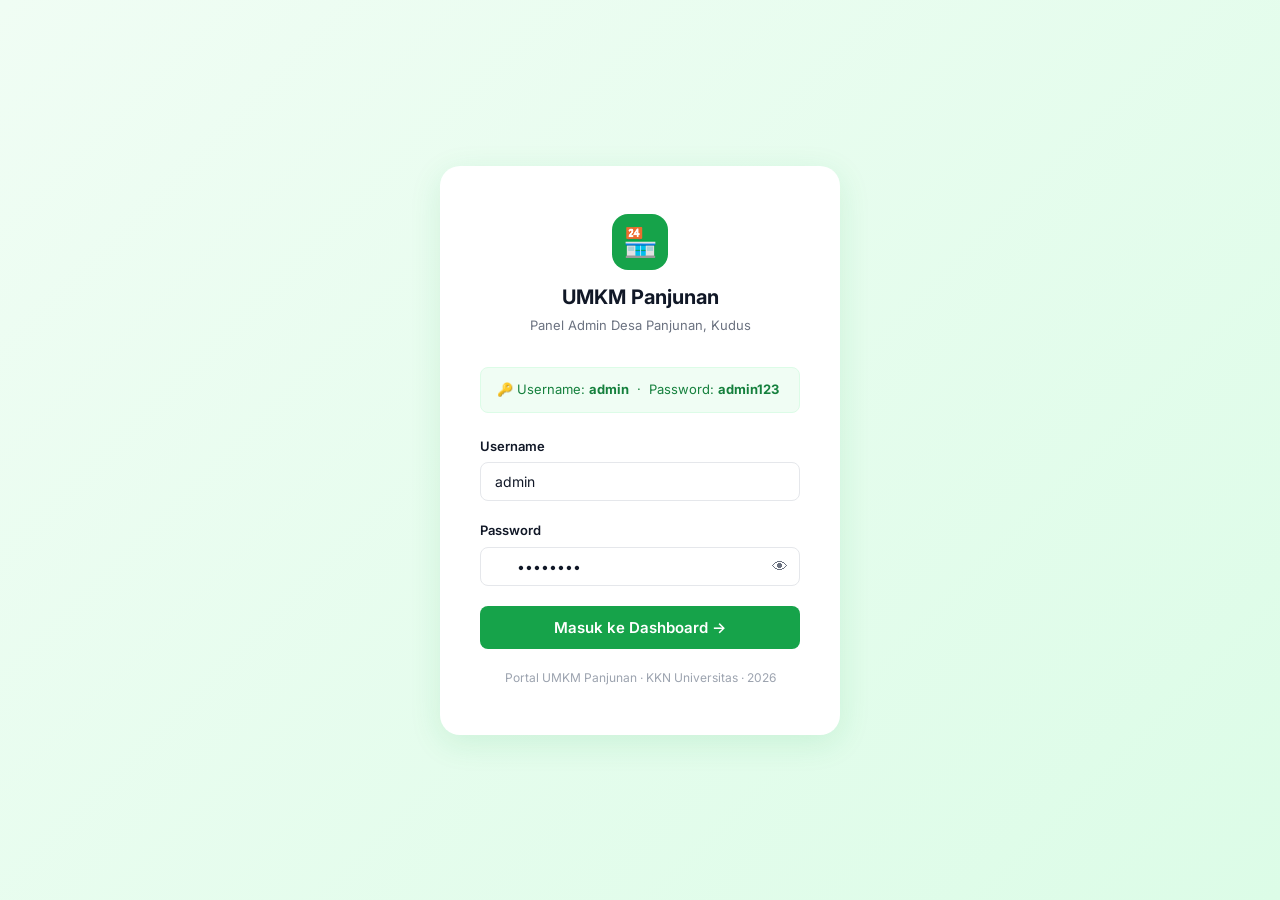
<file: admin/index.html>
<!DOCTYPE html>
<html lang="id">
<head>
<meta charset="UTF-8">
<meta name="viewport" content="width=device-width,initial-scale=1">
<title>Login Admin — UMKM Panjunan</title>
<link rel="stylesheet" href="../assets/css/admin.css">
</head>
<body class="login-page">

<div class="login-card">
  <div class="login-logo">
    <div class="logo-icon">🏪</div>
    <h1>UMKM Panjunan</h1>
    <p>Panel Admin Desa Panjunan, Kudus</p>
  </div>

  <div class="login-hint">
    🔑 Username: <strong>admin</strong> &nbsp;·&nbsp; Password: <strong>admin123</strong>
  </div>

  <form id="loginForm">
    <div class="form-group">
      <label class="form-label">Username</label>
      <input class="form-input" type="text" id="username" value="admin" autocomplete="username" required>
    </div>
    <div class="form-group">
      <label class="form-label">Password</label>
      <div class="input-group" style="position:relative">
        <input class="form-input" type="password" id="password" value="admin123" autocomplete="current-password" required>
        <button type="button" id="togglePwd" style="position:absolute;right:12px;top:50%;transform:translateY(-50%);background:none;border:none;cursor:pointer;color:var(--text-2);font-size:16px">👁</button>
      </div>
    </div>
    <div id="loginError" style="display:none;color:#ef4444;font-size:13px;margin-bottom:12px;background:#fee2e2;padding:10px 14px;border-radius:8px">
      Username atau password salah.
    </div>
    <button type="submit" class="btn btn-primary btn-lg" style="width:100%;justify-content:center">
      Masuk ke Dashboard →
    </button>
  </form>

  <p style="text-align:center;margin-top:20px;font-size:12px;color:var(--text-3)">
    Portal UMKM Panjunan · KKN Universitas · 2026
  </p>
</div>

<script src="../config.js"></script>
<script src="../assets/js/gas.js"></script>
<script src="../assets/js/storage.js"></script>
<script>
  if (Storage.isLoggedIn()) window.location.href = 'dashboard.html';

  document.getElementById('togglePwd').onclick = function() {
    const pwd = document.getElementById('password');
    pwd.type = pwd.type === 'password' ? 'text' : 'password';
  };

  document.getElementById('loginForm').onsubmit = function(e) {
    e.preventDefault();
    const u = document.getElementById('username').value.trim();
    const p = document.getElementById('password').value;
    if (Storage.login(u, p)) {
      window.location.href = 'dashboard.html';
    } else {
      document.getElementById('loginError').style.display = 'block';
    }
  };
</script>
</body>
</html>
</file>
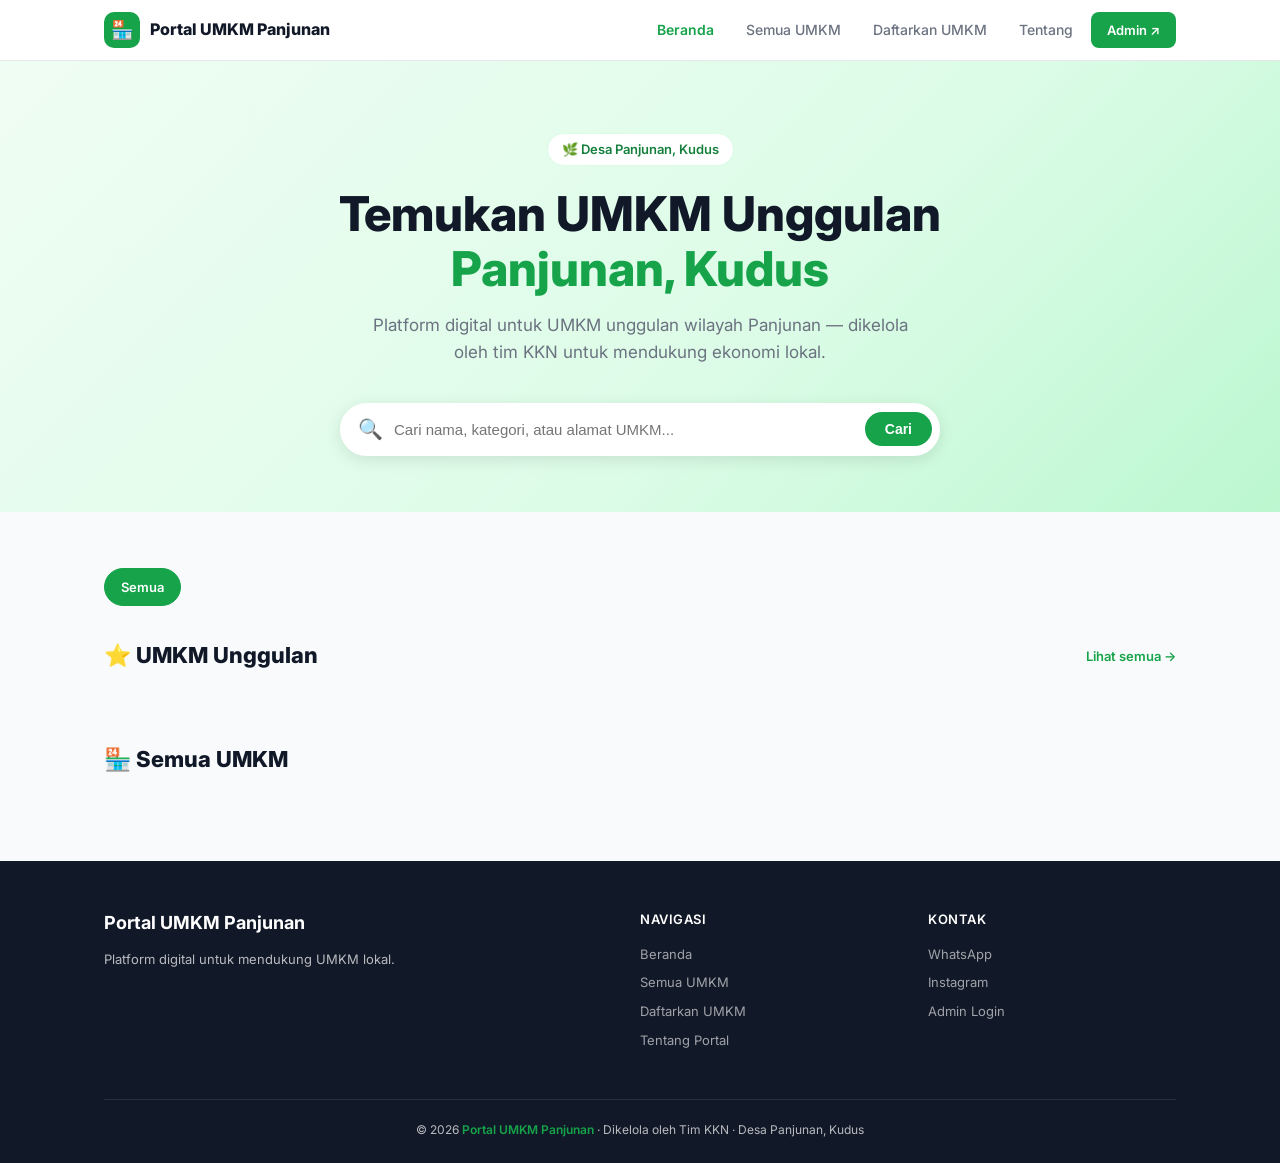
<file: public/index.html>
<!DOCTYPE html>
<html lang="id">
<head>
<meta charset="UTF-8">
<meta name="viewport" content="width=device-width,initial-scale=1">
<title>Portal UMKM Panjunan</title>
<link rel="stylesheet" href="../assets/css/public.css">
</head>
<body>

<!-- Nav -->
<nav class="nav">
  <div class="nav-inner">
    <a href="index.html" class="nav-logo">
      <div class="logo-box">🏪</div>
      <span id="namaPortalNav">Portal UMKM Panjunan</span>
    </a>
    <div class="nav-links">
      <a href="index.html" class="nav-link active">Beranda</a>
      <a href="umkm-list.html" class="nav-link">Semua UMKM</a>
      <a href="daftar-umkm.html" class="nav-link">Daftarkan UMKM</a>
      <a href="tentang.html" class="nav-link">Tentang</a>
      <a href="../admin/dashboard.html" class="nav-admin">Admin ↗</a>
    </div>
    <button class="nav-hamburger" id="hamburger">☰</button>
  </div>
  <div class="mobile-menu" id="mobileMenu">
    <a href="index.html">Beranda</a>
    <a href="umkm-list.html">Semua UMKM</a>
    <a href="daftar-umkm.html">Daftarkan UMKM</a>
    <a href="tentang.html">Tentang</a>
    <a href="../admin/dashboard.html">Admin Panel</a>
  </div>
</nav>

<!-- Hero -->
<section class="hero">
  <div class="container">
    <div class="hero-badge">🌿 Desa Panjunan, Kudus</div>
    <h1>Temukan UMKM Unggulan<br><span id="heroNama">Panjunan, Kudus</span></h1>
    <p id="heroDesc">Platform digital untuk UMKM unggulan wilayah Panjunan — dikelola oleh tim KKN untuk mendukung ekonomi lokal.</p>
    <div class="search-bar">
      <div class="search-wrap">
        <span class="search-icon">🔍</span>
        <input type="text" id="searchInput" placeholder="Cari nama, kategori, atau alamat UMKM...">
        <button class="search-btn" onclick="doSearch()">Cari</button>
      </div>
    </div>
  </div>
</section>

<!-- Main Content -->
<div class="container">

  <!-- Category Chips -->
  <section>
    <div class="cat-chips" id="catChips">
      <div class="cat-chip active" data-id="">Semua</div>
    </div>

    <!-- Featured -->
    <div id="featuredSection">
      <div class="section-header">
        <h2>⭐ UMKM Unggulan</h2>
        <a href="umkm-list.html" class="see-all">Lihat semua →</a>
      </div>
      <div class="umkm-grid" id="featuredGrid"></div>
    </div>

    <!-- All UMKM -->
    <div style="margin-top:40px">
      <div class="section-header">
        <h2 id="allTitle">🏪 Semua UMKM</h2>
        <span id="allCount" style="font-size:13px;color:var(--text-2)"></span>
      </div>
      <div class="umkm-grid" id="allGrid"></div>
      <div id="emptyState" class="empty" style="display:none">
        <div class="icon">🔍</div>
        <h3>UMKM tidak ditemukan</h3>
        <p>Coba kata kunci atau kategori lain.</p>
      </div>
    </div>
  </section>

</div>

<!-- Footer -->
<footer class="footer">
  <div class="footer-inner">
    <div class="footer-grid">
      <div class="footer-brand">
        <h3 id="footerNama">Portal UMKM Panjunan</h3>
        <p id="footerDesc">Platform digital untuk mendukung UMKM lokal.</p>
        <p style="margin-top:12px;font-size:12px" id="footerAlamat"></p>
      </div>
      <div class="footer-col">
        <h4>Navigasi</h4>
        <a href="index.html">Beranda</a>
        <a href="umkm-list.html">Semua UMKM</a>
        <a href="daftar-umkm.html">Daftarkan UMKM</a>
        <a href="tentang.html">Tentang Portal</a>
      </div>
      <div class="footer-col">
        <h4>Kontak</h4>
        <a id="footerWa" href="#">WhatsApp</a>
        <a id="footerIg" href="#">Instagram</a>
        <a href="../admin/index.html">Admin Login</a>
      </div>
    </div>
    <div class="footer-bottom">
      © 2026 <span id="footerNama2">Portal UMKM Panjunan</span> · Dikelola oleh Tim KKN · Desa Panjunan, Kudus
    </div>
  </div>
</footer>

<script src="../config.js"></script>
<script src="../assets/js/gas.js"></script>
<script src="../assets/js/storage.js"></script>
<script src="../assets/js/utils.js"></script>
<script>
  let selectedKat = '';
  let searchQ = '';

  // Load settings
  const settings = Storage.getSettings();
  document.title = settings.namaPortal || 'Portal UMKM Panjunan';
  document.getElementById('namaPortalNav').textContent = settings.namaPortal || 'Portal UMKM Panjunan';
  document.getElementById('heroNama').textContent = (settings.namaPortal || 'Portal UMKM Panjunan').replace('Portal ','');
  document.getElementById('heroDesc').textContent = settings.deskripsiPortal || '';
  document.getElementById('footerNama').textContent = settings.namaPortal || '';
  document.getElementById('footerNama2').textContent = settings.namaPortal || '';
  document.getElementById('footerDesc').textContent = settings.deskripsiPortal || '';
  document.getElementById('footerAlamat').textContent = settings.alamat || '';
  if (settings.whatsapp) document.getElementById('footerWa').href = Utils.waLink(settings.whatsapp);
  if (settings.instagram) document.getElementById('footerIg').href = Utils.igLink(settings.instagram);

  // Load categories
  const cats = Storage.getCategories();
  const chips = document.getElementById('catChips');
  cats.forEach(c => {
    const el = document.createElement('div');
    el.className = 'cat-chip'; el.dataset.id = c.id;
    el.textContent = `${c.ikon} ${c.nama}`;
    chips.appendChild(el);
  });
  chips.addEventListener('click', function(e) {
    const chip = e.target.closest('.cat-chip');
    if (!chip) return;
    document.querySelectorAll('.cat-chip').forEach(c => c.classList.remove('active'));
    chip.classList.add('active');
    selectedKat = chip.dataset.id;
    renderAll();
  });

  function umkmCard(u) {
    const cat = cats.find(c => c.id === u.kategori);
    return `<div class="umkm-card" onclick="window.location='detail.html?slug=${u.slug}'">
      <div class="card-banner">
        ${u.banner ? `<img src="${u.banner}" alt="${u.nama}" loading="lazy">` :
          `<div class="card-banner-placeholder" style="background:${u.warnaUtama}22;font-size:48px">🏪</div>`}
        ${u.featured ? '<span class="featured-badge">⭐ Unggulan</span>' : ''}
      </div>
      <div class="card-logo-wrap">
        <div class="card-logo" style="background:${u.warnaUtama}22;color:${u.warnaUtama}">
          ${u.logo ? `<img src="${u.logo}" alt="logo">` : u.nama.charAt(0)}
        </div>
      </div>
      <div class="card-body">
        <div class="card-kategori">${cat ? `${cat.ikon} ${cat.nama}` : u.kategori}</div>
        <div class="card-nama">${u.nama}</div>
        <div class="card-desc">${u.deskripsi || 'Tidak ada deskripsi.'}</div>
        <div class="card-footer">
          <div class="card-alamat">📍 ${u.alamat || 'Panjunan, Kudus'}</div>
          <span class="card-action" style="background:${u.warnaUtama}">Lihat →</span>
        </div>
      </div>
    </div>`;
  }

  function renderAll() {
    let data = Storage.getPublishedUmkm();
    if (selectedKat) data = data.filter(u => u.kategori === selectedKat);
    if (searchQ) data = data.filter(u =>
      u.nama.toLowerCase().includes(searchQ) ||
      (u.deskripsi||'').toLowerCase().includes(searchQ) ||
      (u.kategori||'').toLowerCase().includes(searchQ) ||
      (u.alamat||'').toLowerCase().includes(searchQ));

    const featured = data.filter(u => u.featured);
    const featSec = document.getElementById('featuredSection');
    const featGrid = document.getElementById('featuredGrid');
    featSec.style.display = featured.length && !searchQ && !selectedKat ? 'block' : 'none';
    featGrid.innerHTML = featured.slice(0,3).map(umkmCard).join('');

    const allGrid = document.getElementById('allGrid');
    const empty = document.getElementById('emptyState');
    document.getElementById('allCount').textContent = `${data.length} UMKM`;
    if (data.length === 0) { allGrid.innerHTML = ''; empty.style.display = 'block'; }
    else { empty.style.display = 'none'; allGrid.innerHTML = data.map(umkmCard).join(''); }
  }

  function doSearch() {
    searchQ = document.getElementById('searchInput').value.toLowerCase().trim();
    renderAll();
  }
  document.getElementById('searchInput').addEventListener('keyup', function(e) {
    if (e.key === 'Enter') doSearch();
    if (this.value === '') { searchQ = ''; renderAll(); }
  });

  document.getElementById('hamburger').onclick = () => document.getElementById('mobileMenu').classList.toggle('open');

  // Check query params
  const urlQ = Utils.getParam('q');
  if (urlQ) { document.getElementById('searchInput').value = urlQ; searchQ = urlQ.toLowerCase(); }
  const urlKat = Utils.getParam('kat');
  if (urlKat) {
    selectedKat = urlKat;
    document.querySelectorAll('.cat-chip').forEach(c => c.classList.toggle('active', c.dataset.id === urlKat));
  }

  renderAll();
</script>
</body>
</html>
</file>
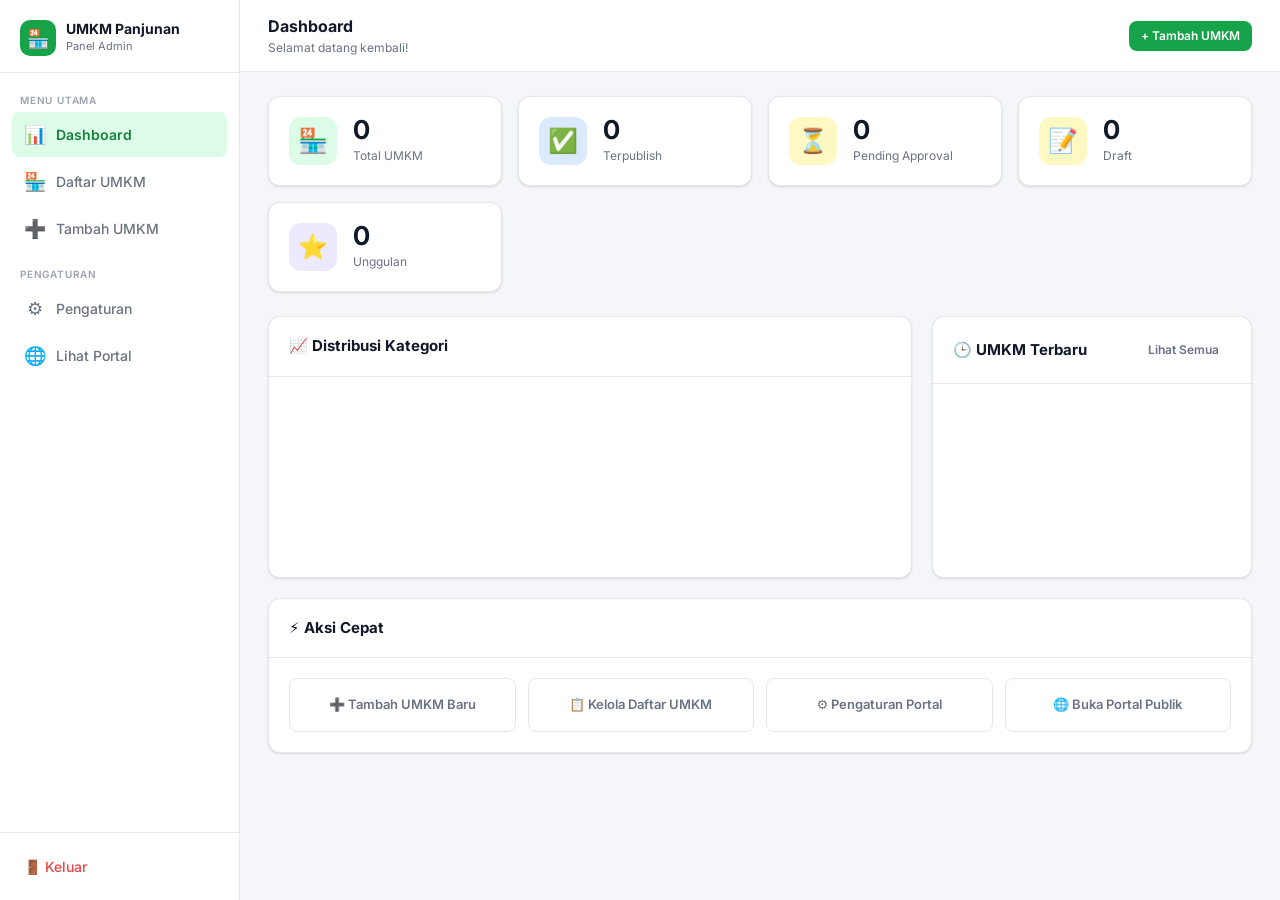
<file: admin/dashboard.html>
<!DOCTYPE html>
<html lang="id">
<head>
<meta charset="UTF-8">
<meta name="viewport" content="width=device-width,initial-scale=1">
<title>Dashboard — Admin UMKM Panjunan</title>
<link rel="stylesheet" href="../assets/css/admin.css">
</head>
<body>
<div class="layout">

<!-- Sidebar -->
<aside class="sidebar" id="sidebar">
  <div class="sidebar-logo">
    <div class="logo-row">
      <div class="logo-box">🏪</div>
      <div class="logo-text">
        <h2>UMKM Panjunan</h2>
        <p>Panel Admin</p>
      </div>
    </div>
  </div>
  <nav class="sidebar-nav">
    <div class="nav-section">
      <div class="nav-label">Menu Utama</div>
      <a href="dashboard.html" class="nav-item active"><span class="nav-icon">📊</span> Dashboard</a>
      <a href="umkm-list.html" class="nav-item"><span class="nav-icon">🏪</span> Daftar UMKM</a>
      <a href="umkm-form.html" class="nav-item"><span class="nav-icon">➕</span> Tambah UMKM</a>
    </div>
    <div class="nav-section">
      <div class="nav-label">Pengaturan</div>
      <a href="settings.html" class="nav-item"><span class="nav-icon">⚙️</span> Pengaturan</a>
      <a href="../public/index.html" target="_blank" class="nav-item"><span class="nav-icon">🌐</span> Lihat Portal</a>
    </div>
  </nav>
  <div class="sidebar-footer">
    <button class="logout-btn" id="logoutBtn">🚪 Keluar</button>
  </div>
</aside>

<!-- Main -->
<div class="main">
  <header class="topbar">
    <div style="display:flex;align-items:center;gap:12px">
      <button class="hamburger" id="hamburger">☰</button>
      <div class="topbar-left">
        <h2>Dashboard</h2>
        <p id="greetingText">Selamat datang kembali!</p>
      </div>
    </div>
    <div class="topbar-right">
      <a href="umkm-form.html" class="btn btn-primary btn-sm">+ Tambah UMKM</a>
    </div>
  </header>

  <div class="page-content">

    <!-- Stats -->
    <div class="stats-grid" id="statsGrid">
      <div class="stat-card"><div class="stat-icon green">🏪</div><div class="stat-info"><h3 id="statTotal">0</h3><p>Total UMKM</p></div></div>
      <div class="stat-card"><div class="stat-icon blue">✅</div><div class="stat-info"><h3 id="statPublished">0</h3><p>Terpublish</p></div></div>
      <div class="stat-card"><div class="stat-icon yellow">⏳</div><div class="stat-info"><h3 id="statPending">0</h3><p>Pending Approval</p></div></div>
      <div class="stat-card"><div class="stat-icon yellow">📝</div><div class="stat-info"><h3 id="statDraft">0</h3><p>Draft</p></div></div>
      <div class="stat-card"><div class="stat-icon purple">⭐</div><div class="stat-info"><h3 id="statFeatured">0</h3><p>Unggulan</p></div></div>
    </div>

    <!-- Charts + Recent -->
    <div class="dash-grid">
      <!-- Kategori Chart -->
      <div class="card">
        <div class="card-header">
          <h3>📈 Distribusi Kategori</h3>
        </div>
        <div class="card-body" id="categoryChart" style="min-height:200px"></div>
      </div>

      <!-- Recent -->
      <div class="card">
        <div class="card-header">
          <h3>🕒 UMKM Terbaru</h3>
          <a href="umkm-list.html" class="btn btn-ghost btn-sm">Lihat Semua</a>
        </div>
        <div class="card-body" id="recentList"></div>
      </div>
    </div>

    <!-- Quick Actions -->
    <div class="card" style="margin-top:20px">
      <div class="card-header"><h3>⚡ Aksi Cepat</h3></div>
      <div class="card-body" style="display:grid;grid-template-columns:repeat(auto-fill,minmax(200px,1fr));gap:12px">
        <a href="umkm-form.html" class="btn btn-outline" style="justify-content:center;padding:16px">➕ Tambah UMKM Baru</a>
        <a href="umkm-list.html" class="btn btn-outline" style="justify-content:center;padding:16px">📋 Kelola Daftar UMKM</a>
        <a href="settings.html" class="btn btn-outline" style="justify-content:center;padding:16px">⚙️ Pengaturan Portal</a>
        <a href="../public/index.html" target="_blank" class="btn btn-outline" style="justify-content:center;padding:16px">🌐 Buka Portal Publik</a>
      </div>
    </div>

  </div>
</div>
</div>

<script src="../config.js"></script>
<script src="../assets/js/gas.js"></script>
<script src="../assets/js/storage.js"></script>
<script src="../assets/js/utils.js"></script>
<script>
  if (!Storage.requireAuth()) {}

  // Greeting
  const hour = new Date().getHours();
  document.getElementById('greetingText').textContent =
    hour < 11 ? 'Selamat pagi! ☀️' : hour < 15 ? 'Selamat siang! 🌤' : hour < 18 ? 'Selamat sore! 🌅' : 'Selamat malam! 🌙';

  // Stats
  const all = Storage.getAllUmkm();
  document.getElementById('statTotal').textContent = all.length;
  document.getElementById('statPublished').textContent = all.filter(u => u.status === 'published').length;
  document.getElementById('statPending').textContent = all.filter(u => u.status === 'pending').length;
  document.getElementById('statDraft').textContent = all.filter(u => u.status === 'draft').length;
  document.getElementById('statFeatured').textContent = all.filter(u => u.featured).length;

  // Category chart (simple bar)
  const cats = Storage.getCategories();
  const byKat = {};
  all.forEach(u => { byKat[u.kategori] = (byKat[u.kategori] || 0) + 1; });
  const chartEl = document.getElementById('categoryChart');
  if (Object.keys(byKat).length === 0) {
    chartEl.innerHTML = '<div class="empty-state"><div class="empty-icon">📊</div><p>Belum ada data UMKM</p></div>';
  } else {
    const max = Math.max(...Object.values(byKat));
    chartEl.innerHTML = Object.entries(byKat).map(([k, v]) => {
      const cat = cats.find(c => c.id === k);
      const label = cat ? `${cat.ikon} ${cat.nama}` : k;
      const pct = Math.round((v / max) * 100);
      return `<div style="margin-bottom:14px">
        <div style="display:flex;justify-content:space-between;font-size:13px;margin-bottom:6px">
          <span style="font-weight:500">${label}</span>
          <span style="font-weight:700;color:var(--green)">${v} UMKM</span>
        </div>
        <div style="background:#f3f4f6;border-radius:6px;height:10px;overflow:hidden">
          <div style="height:100%;width:${pct}%;background:var(--green);border-radius:6px;transition:width .6s ease"></div>
        </div>
      </div>`;
    }).join('');
  }

  // Recent
  const recent = [...all].sort((a,b) => b.updatedAt.localeCompare(a.updatedAt)).slice(0, 6);
  const recentEl = document.getElementById('recentList');
  if (recent.length === 0) {
    recentEl.innerHTML = '<div class="empty-state"><div class="empty-icon">🏪</div><p>Belum ada UMKM</p></div>';
  } else {
    recentEl.innerHTML = recent.map(u => `
      <div class="recent-item">
        <div class="thumb" style="background:${u.warnaUtama}22;font-size:20px;color:${u.warnaUtama}">
          ${u.logo ? `<img src="${u.logo}" style="width:40px;height:40px;object-fit:contain;border-radius:8px">` : u.nama.charAt(0)}
        </div>
        <div class="recent-info">
          <strong>${u.nama}</strong>
          <span>${Utils.getLabelKategori(u.kategori, cats)} · ${Utils.formatTanggal(u.updatedAt)}</span>
        </div>
        <span class="badge ${u.status === 'published' ? 'badge-green' : 'badge-gray'}">${u.status === 'published' ? 'Publish' : u.status === 'pending' ? 'Pending' : u.status === 'rejected' ? 'Rejected' : 'Draft'}</span>
      </div>`).join('');
  }

  // Sidebar toggle
  Utils.initSidebar();
  document.getElementById('logoutBtn').onclick = () => { Storage.logout(); window.location.href = 'index.html'; };
</script>
</body>
</html>
</file>
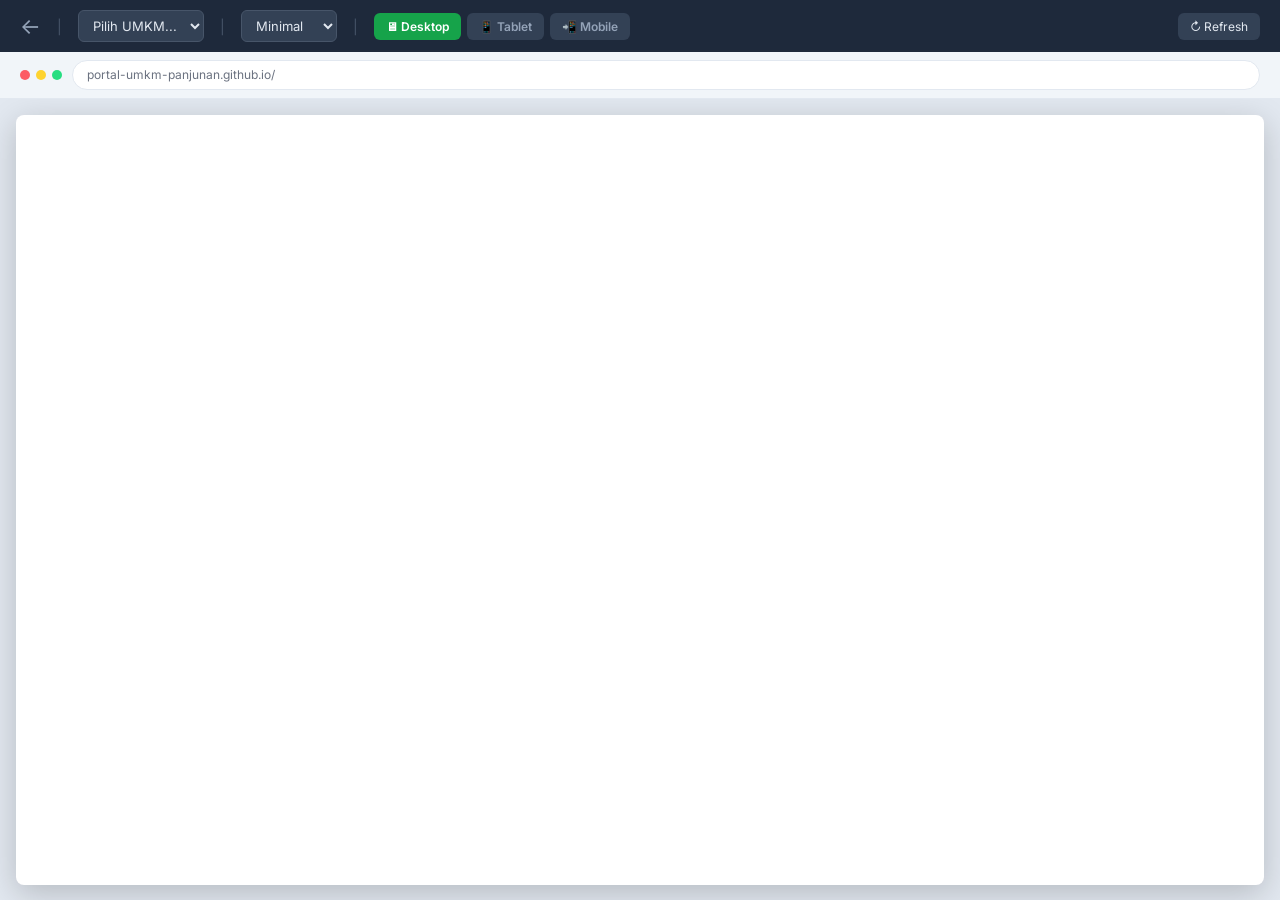
<file: admin/preview.html>
<!DOCTYPE html>
<html lang="id">
<head>
<meta charset="UTF-8">
<meta name="viewport" content="width=device-width,initial-scale=1">
<title>Preview UMKM — Admin</title>
<link rel="stylesheet" href="../assets/css/admin.css">
<style>
  body { margin: 0; overflow: hidden; }
  .preview-shell { display: flex; flex-direction: column; height: 100vh; }
  .preview-topnav { background: #1e293b; color: #e2e8f0; padding: 10px 20px; display: flex; align-items: center; gap: 16px; flex-shrink: 0; }
  .preview-topnav select { background: #334155; color: #e2e8f0; border: 1px solid #475569; border-radius: 6px; padding: 6px 10px; font-size: 13px; }
  .preview-topnav .sep { color: #475569; }
  .viewport-btns { display: flex; gap: 6px; }
  .vbtn { background: #334155; border: none; color: #94a3b8; padding: 6px 12px; border-radius: 6px; cursor: pointer; font-size: 12px; font-weight: 600; }
  .vbtn.on { background: #16a34a; color: #fff; }
  .preview-bar { background: #f1f5f9; border-bottom: 1px solid #e2e8f0; padding: 8px 20px; display: flex; align-items: center; gap: 10px; flex-shrink: 0; }
  .dots { display: flex; gap: 6px; }
  .dots span { width: 10px; height: 10px; border-radius: 50%; }
  .url-bar { flex: 1; background: white; border: 1px solid #e2e8f0; border-radius: 20px; padding: 5px 14px; font-size: 12px; color: #6b7280; }
  .preview-stage { flex: 1; overflow: auto; background: #e2e8f0; display: flex; justify-content: center; padding: 16px; }
  iframe { border: none; border-radius: 8px; box-shadow: 0 8px 32px rgba(0,0,0,.2); height: calc(100vh - 130px); background: white; transition: width .3s; }
</style>
</head>
<body>
<div class="preview-shell">

  <!-- Top Nav -->
  <div class="preview-topnav">
    <a href="umkm-list.html" style="color:#94a3b8;font-size:22px;line-height:1">←</a>
    <div class="sep">|</div>
    <select id="umkmSelect">
      <option value="">Pilih UMKM...</option>
    </select>
    <div class="sep">|</div>
    <select id="templateSelect">
      <option value="minimal">Minimal</option>
      <option value="modern">Modern</option>
      <option value="gallery">Gallery</option>
      <option value="premium">Premium</option>
    </select>
    <div class="sep">|</div>
    <div class="viewport-btns">
      <button class="vbtn on" onclick="setView('desktop',this)">🖥 Desktop</button>
      <button class="vbtn" onclick="setView('tablet',this)">📱 Tablet</button>
      <button class="vbtn" onclick="setView('mobile',this)">📲 Mobile</button>
    </div>
    <div style="flex:1"></div>
    <button onclick="refresh()" style="background:#334155;border:none;color:#e2e8f0;padding:6px 12px;border-radius:6px;cursor:pointer;font-size:12px">↻ Refresh</button>
  </div>

  <!-- Browser Bar -->
  <div class="preview-bar">
    <div class="dots">
      <span style="background:#fc5c65"></span>
      <span style="background:#fed330"></span>
      <span style="background:#26de81"></span>
    </div>
    <div class="url-bar" id="urlBar">portal-umkm-panjunan.github.io/</div>
  </div>

  <!-- Preview Stage -->
  <div class="preview-stage" id="stage">
    <iframe id="previewFrame" width="100%"></iframe>
  </div>
</div>

<script src="../config.js"></script>
<script src="../assets/js/gas.js"></script>
<script src="../assets/js/storage.js"></script>
<script src="../assets/js/utils.js"></script>
<script src="../assets/js/templates.js"></script>
<script>
  if (!Storage.requireAuth()) {}

  const urlId = Utils.getParam('id');
  const frame = document.getElementById('previewFrame');
  const umkmSelect = document.getElementById('umkmSelect');
  const tplSelect = document.getElementById('templateSelect');
  let currentUmkm = null;

  // Populate UMKM select
  const all = Storage.getAllUmkm();
  all.forEach(u => {
    const o = document.createElement('option');
    o.value = u.id; o.textContent = u.nama;
    if (u.id === urlId) o.selected = true;
    umkmSelect.appendChild(o);
  });

  function loadUmkm(id) {
    currentUmkm = Storage.getUmkmById(id);
    if (!currentUmkm) { frame.srcdoc = '<p style="font-family:sans-serif;padding:40px;color:#6b7280">Pilih UMKM dari daftar di atas.</p>'; return; }
    tplSelect.value = currentUmkm.template;
    document.getElementById('urlBar').textContent = `portal-umkm-panjunan.github.io/${currentUmkm.slug}`;
    renderPreview();
  }

  function renderPreview() {
    if (!currentUmkm) return;
    currentUmkm.template = tplSelect.value;
    frame.srcdoc = Templates.render(currentUmkm);
  }

  function setView(mode, btn) {
    document.querySelectorAll('.vbtn').forEach(b => b.classList.remove('on'));
    btn.classList.add('on');
    const widths = { desktop: '100%', tablet: '768px', mobile: '390px' };
    frame.style.width = widths[mode];
    frame.style.minWidth = mode === 'desktop' ? '100%' : widths[mode];
  }

  function refresh() { renderPreview(); }

  umkmSelect.onchange = function() { loadUmkm(this.value); };
  tplSelect.onchange = renderPreview;

  if (urlId) loadUmkm(urlId);
  else if (all.length) { umkmSelect.value = all[0].id; loadUmkm(all[0].id); }
</script>
</body>
</html>
</file>
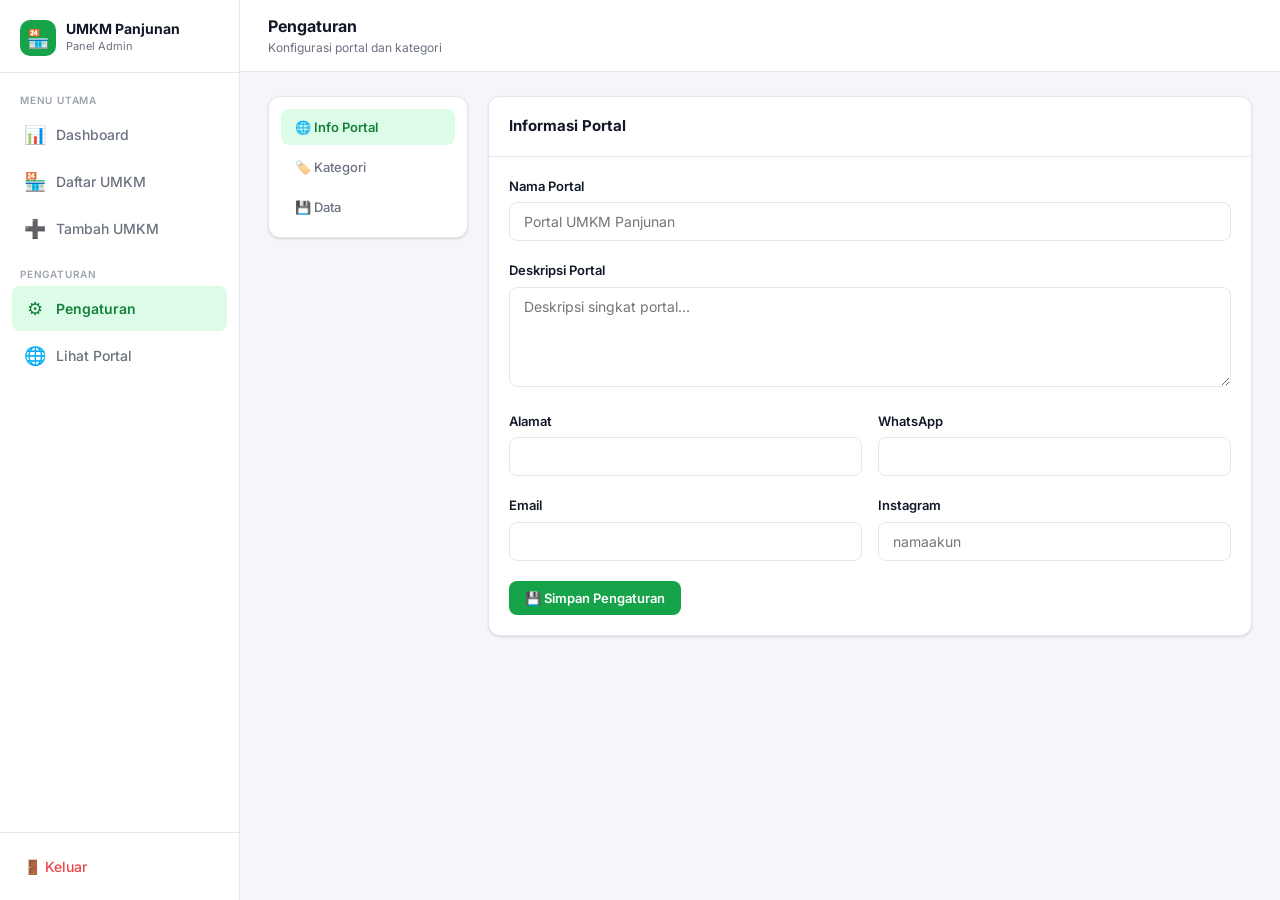
<file: admin/settings.html>
<!DOCTYPE html>
<html lang="id">
<head>
<meta charset="UTF-8">
<meta name="viewport" content="width=device-width,initial-scale=1">
<title>Pengaturan — Admin UMKM Panjunan</title>
<link rel="stylesheet" href="../assets/css/admin.css">
</head>
<body>
<div class="layout">

<aside class="sidebar" id="sidebar">
  <div class="sidebar-logo">
    <div class="logo-row">
      <div class="logo-box">🏪</div>
      <div class="logo-text"><h2>UMKM Panjunan</h2><p>Panel Admin</p></div>
    </div>
  </div>
  <nav class="sidebar-nav">
    <div class="nav-section">
      <div class="nav-label">Menu Utama</div>
      <a href="dashboard.html" class="nav-item"><span class="nav-icon">📊</span> Dashboard</a>
      <a href="umkm-list.html" class="nav-item"><span class="nav-icon">🏪</span> Daftar UMKM</a>
      <a href="umkm-form.html" class="nav-item"><span class="nav-icon">➕</span> Tambah UMKM</a>
    </div>
    <div class="nav-section">
      <div class="nav-label">Pengaturan</div>
      <a href="settings.html" class="nav-item active"><span class="nav-icon">⚙️</span> Pengaturan</a>
      <a href="../public/index.html" target="_blank" class="nav-item"><span class="nav-icon">🌐</span> Lihat Portal</a>
    </div>
  </nav>
  <div class="sidebar-footer"><button class="logout-btn" id="logoutBtn">🚪 Keluar</button></div>
</aside>

<div class="main">
  <header class="topbar">
    <div style="display:flex;align-items:center;gap:12px">
      <button class="hamburger" id="hamburger">☰</button>
      <div class="topbar-left"><h2>Pengaturan</h2><p>Konfigurasi portal dan kategori</p></div>
    </div>
  </header>

  <div class="page-content settings-layout">

    <!-- Settings Nav -->
    <div class="card">
      <div class="card-body" style="padding:12px">
        <div class="settings-sidebar">
          <button class="settings-nav-item active" data-panel="portal">🌐 Info Portal</button>
          <button class="settings-nav-item" data-panel="kategori">🏷️ Kategori</button>
          <button class="settings-nav-item" data-panel="data">💾 Data</button>
        </div>
      </div>
    </div>

    <!-- Settings Panels -->
    <div>

      <!-- Panel: Portal -->
      <div id="panel-portal">
        <div class="card">
          <div class="card-header"><h3>Informasi Portal</h3></div>
          <div class="card-body">
            <div class="form-group">
              <label class="form-label">Nama Portal</label>
              <input class="form-input" id="namaPortal" type="text" placeholder="Portal UMKM Panjunan">
            </div>
            <div class="form-group">
              <label class="form-label">Deskripsi Portal</label>
              <textarea class="form-textarea" id="deskripsiPortal" rows="3" placeholder="Deskripsi singkat portal..."></textarea>
            </div>
            <div class="form-row form-row-2">
              <div class="form-group">
                <label class="form-label">Alamat</label>
                <input class="form-input" id="alamatPortal" type="text">
              </div>
              <div class="form-group">
                <label class="form-label">WhatsApp</label>
                <input class="form-input" id="waPortal" type="text">
              </div>
            </div>
            <div class="form-row form-row-2">
              <div class="form-group">
                <label class="form-label">Email</label>
                <input class="form-input" id="emailPortal" type="email">
              </div>
              <div class="form-group">
                <label class="form-label">Instagram</label>
                <input class="form-input" id="igPortal" type="text" placeholder="namaakun">
              </div>
            </div>
            <button class="btn btn-primary" id="savePortal">💾 Simpan Pengaturan</button>
          </div>
        </div>
      </div>

      <!-- Panel: Kategori -->
      <div id="panel-kategori" style="display:none">
        <div class="card">
          <div class="card-header">
            <h3>Kelola Kategori</h3>
            <button class="btn btn-outline btn-sm" id="addKatBtn">+ Tambah Kategori</button>
          </div>
          <div class="card-body">
            <div id="katList"></div>
          </div>
        </div>

        <div class="card" id="katFormCard" style="margin-top:16px;display:none">
          <div class="card-header"><h3>Tambah Kategori Baru</h3></div>
          <div class="card-body">
            <div class="form-row form-row-2">
              <div class="form-group">
                <label class="form-label">Nama Kategori</label>
                <input class="form-input" id="katNama" type="text" placeholder="Kuliner">
              </div>
              <div class="form-group">
                <label class="form-label">Ikon (emoji)</label>
                <input class="form-input" id="katIkon" type="text" placeholder="🍽️" style="font-size:20px">
              </div>
            </div>
            <div style="display:flex;gap:10px">
              <button class="btn btn-primary" id="saveKatBtn">Simpan</button>
              <button class="btn btn-outline" id="cancelKatBtn">Batal</button>
            </div>
          </div>
        </div>
      </div>

      <!-- Panel: Data -->
      <div id="panel-data" style="display:none">
        <div class="card">
          <div class="card-header"><h3>Export & Import Data</h3></div>
          <div class="card-body">
            <div style="display:flex;flex-direction:column;gap:16px">
              <div style="background:#f0fdf4;border:1px solid #bbf7d0;border-radius:10px;padding:20px">
                <h4 style="margin-bottom:8px">📤 Export Data</h4>
                <p style="font-size:13px;color:var(--text-2);margin-bottom:14px">Download semua data UMKM dalam format JSON. Berguna untuk backup atau migrasi ke Google Sheets.</p>
                <button class="btn btn-primary" id="exportBtn">Download umkm.json</button>
              </div>
              <div style="background:#fef9c3;border:1px solid #fde68a;border-radius:10px;padding:20px">
                <h4 style="margin-bottom:8px">📥 Import Data</h4>
                <p style="font-size:13px;color:var(--text-2);margin-bottom:14px">Upload file JSON untuk mengganti semua data. ⚠️ Data lama akan terhapus.</p>
                <input type="file" id="importFile" accept=".json" style="margin-bottom:10px">
                <button class="btn btn-outline" id="importBtn">Import JSON</button>
              </div>
              <div style="background:#fee2e2;border:1px solid #fecaca;border-radius:10px;padding:20px">
                <h4 style="margin-bottom:8px;color:#dc2626">🗑️ Reset Data</h4>
                <p style="font-size:13px;color:var(--text-2);margin-bottom:14px">Hapus semua data dan kembali ke data contoh bawaan.</p>
                <button class="btn btn-danger" id="resetBtn">Reset ke Data Default</button>
              </div>
            </div>
          </div>
        </div>
      </div>

    </div>
  </div>
</div>
</div>

<script src="../config.js"></script>
<script src="../assets/js/gas.js"></script>
<script src="../assets/js/storage.js"></script>
<script src="../assets/js/utils.js"></script>
<script>
  if (!Storage.requireAuth()) {}

  // Settings nav
  document.querySelector('.settings-sidebar').addEventListener('click', function(e) {
    const btn = e.target.closest('.settings-nav-item');
    if (!btn) return;
    document.querySelectorAll('.settings-nav-item').forEach(b => b.classList.remove('active'));
    btn.classList.add('active');
    document.querySelectorAll('[id^="panel-"]').forEach(p => p.style.display = 'none');
    document.getElementById('panel-' + btn.dataset.panel).style.display = 'block';
  });

  // Portal settings
  const s = Storage.getSettings();
  document.getElementById('namaPortal').value = s.namaPortal || '';
  document.getElementById('deskripsiPortal').value = s.deskripsiPortal || '';
  document.getElementById('alamatPortal').value = s.alamat || '';
  document.getElementById('waPortal').value = s.whatsapp || '';
  document.getElementById('emailPortal').value = s.email || '';
  document.getElementById('igPortal').value = s.instagram || '';

  document.getElementById('savePortal').onclick = function() {
    Storage.saveSettings({
      ...s,
      namaPortal: document.getElementById('namaPortal').value,
      deskripsiPortal: document.getElementById('deskripsiPortal').value,
      alamat: document.getElementById('alamatPortal').value,
      whatsapp: document.getElementById('waPortal').value,
      email: document.getElementById('emailPortal').value,
      instagram: document.getElementById('igPortal').value,
    });
    Utils.showToast('Pengaturan berhasil disimpan ✓');
  };

  // Kategori
  function renderKat() {
    const cats = Storage.getCategories();
    document.getElementById('katList').innerHTML = cats.map(c => `
      <div style="display:flex;align-items:center;gap:12px;padding:12px 0;border-bottom:1px solid var(--border)">
        <span style="font-size:22px">${c.ikon}</span>
        <div style="flex:1;font-weight:600">${c.nama}</div>
        <button class="btn btn-danger btn-sm" onclick="deleteKat('${c.id}')">Hapus</button>
      </div>`).join('') || '<p style="color:var(--text-2);text-align:center;padding:20px">Belum ada kategori</p>';
  }
  function deleteKat(id) {
    if (confirm('Hapus kategori ini?')) { Storage.deleteCategory(id); renderKat(); }
  }
  renderKat();

  document.getElementById('addKatBtn').onclick = () => document.getElementById('katFormCard').style.display = 'block';
  document.getElementById('cancelKatBtn').onclick = () => document.getElementById('katFormCard').style.display = 'none';
  document.getElementById('saveKatBtn').onclick = function() {
    const nama = document.getElementById('katNama').value.trim();
    if (!nama) { alert('Nama kategori wajib diisi'); return; }
    Storage.addCategory({ id: Utils.generateSlug(nama) + '-' + Date.now(), nama, ikon: document.getElementById('katIkon').value || '📦', urutan: Storage.getCategories().length + 1 });
    document.getElementById('katNama').value = ''; document.getElementById('katIkon').value = '';
    document.getElementById('katFormCard').style.display = 'none';
    renderKat();
    Utils.showToast('Kategori berhasil ditambahkan');
  };

  // Export
  document.getElementById('exportBtn').onclick = function() {
    const data = { umkm: Storage.getAllUmkm(), settings: Storage.getSettings(), categories: Storage.getCategories() };
    const blob = new Blob([JSON.stringify(data, null, 2)], { type: 'application/json' });
    const a = document.createElement('a'); a.href = URL.createObjectURL(blob); a.download = 'umkm-panjunan-export.json'; a.click();
    Utils.showToast('Data berhasil diexport 📤');
  };

  // Import
  document.getElementById('importBtn').onclick = function() {
    const file = document.getElementById('importFile').files[0];
    if (!file) { alert('Pilih file JSON terlebih dahulu'); return; }
    const r = new FileReader();
    r.onload = function(e) {
      try {
        const data = JSON.parse(e.target.result);
        if (!confirm('Import akan mengganti semua data saat ini. Lanjutkan?')) return;
        if (data.umkm) Storage.saveUmkm(data.umkm);
        if (data.settings) Storage.saveSettings(data.settings);
        if (data.categories) Storage.saveCategories(data.categories);
        Utils.showToast('Data berhasil diimport ✓');
        setTimeout(() => location.reload(), 1000);
      } catch (err) { alert('File JSON tidak valid: ' + err.message); }
    };
    r.readAsText(file);
  };

  // Reset
  document.getElementById('resetBtn').onclick = function() {
    if (!confirm('Semua data akan dihapus dan kembali ke contoh bawaan. Yakin?')) return;
    localStorage.removeItem('sgp_umkm');
    localStorage.removeItem('sgp_settings');
    localStorage.removeItem('sgp_categories');
    Utils.showToast('Data direset ke default');
    setTimeout(() => location.reload(), 800);
  };

  Utils.initSidebar();
  document.getElementById('logoutBtn').onclick = () => { Storage.logout(); window.location.href = 'index.html'; };
</script>
</body>
</html>
</file>
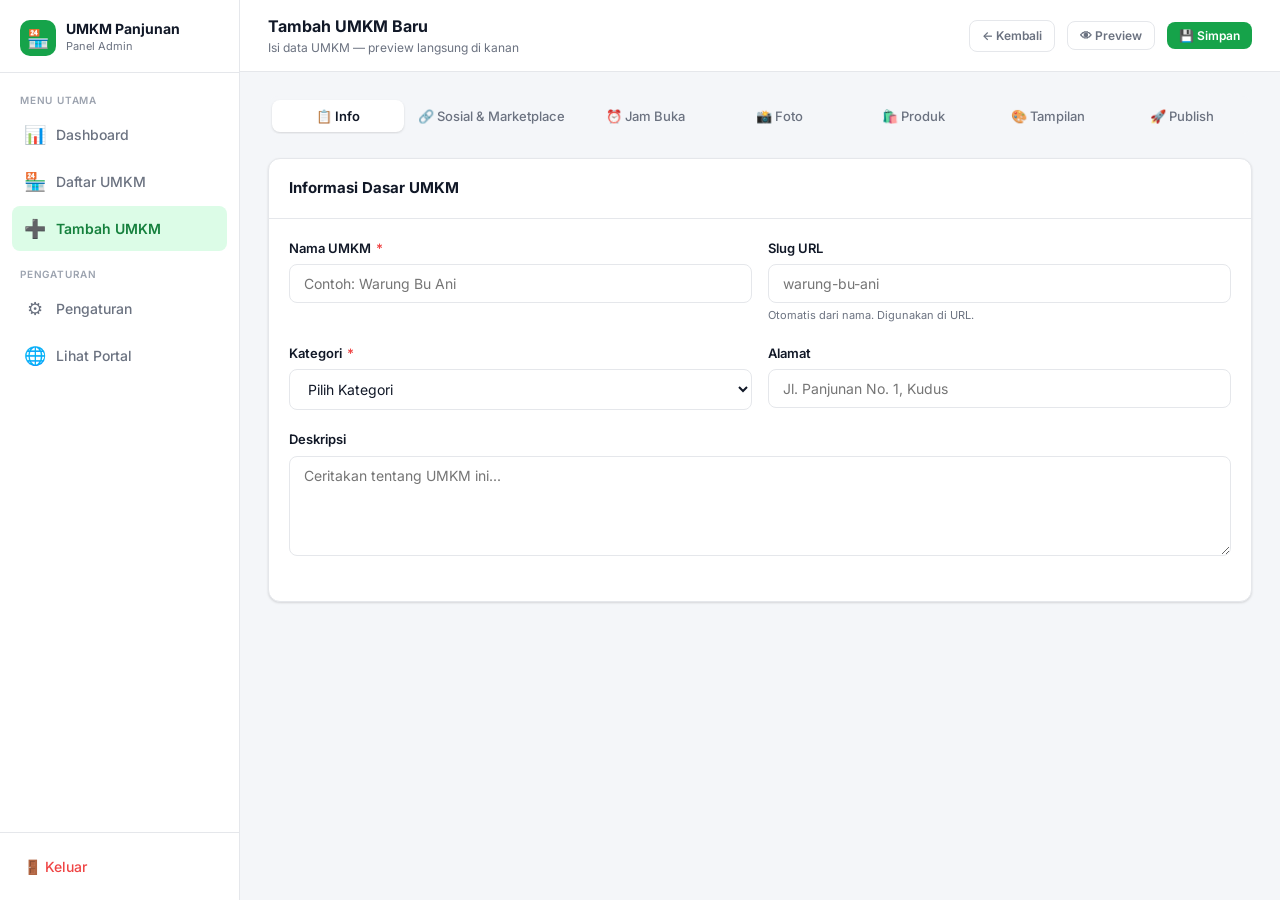
<file: admin/umkm-form.html>
<!DOCTYPE html>
<html lang="id">
<head>
<meta charset="UTF-8">
<meta name="viewport" content="width=device-width,initial-scale=1">
<title>Form UMKM — Admin UMKM Panjunan</title>
<link rel="stylesheet" href="../assets/css/admin.css">
<style>
  .mkt-grid { display: grid; grid-template-columns: 1fr 1fr; gap: 12px; }
  .mkt-input-row { display: flex; align-items: center; gap: 8px; }
  .mkt-icon { font-size: 20px; flex-shrink: 0; width: 28px; text-align: center; }
  @media (max-width: 640px) { .mkt-grid { grid-template-columns: 1fr; } }

  /* Section visibility toggles */
  .seksi-list { display: flex; flex-direction: column; gap: 0; }
  .seksi-item {
    display: flex; align-items: center; justify-content: space-between;
    padding: 14px 0; border-bottom: 1px solid var(--border);
  }
  .seksi-item:last-child { border-bottom: none; }
  .seksi-info { display: flex; align-items: center; gap: 10px; }
  .seksi-icon { font-size: 20px; width: 28px; text-align: center; }
  .seksi-label { font-size: 14px; font-weight: 600; }
  .seksi-desc { font-size: 12px; color: var(--text-2); margin-top: 2px; }
</style>
</head>
<body>
<div class="layout">

<aside class="sidebar" id="sidebar">
  <div class="sidebar-logo">
    <div class="logo-row">
      <div class="logo-box">🏪</div>
      <div class="logo-text"><h2>UMKM Panjunan</h2><p>Panel Admin</p></div>
    </div>
  </div>
  <nav class="sidebar-nav">
    <div class="nav-section">
      <div class="nav-label">Menu Utama</div>
      <a href="dashboard.html" class="nav-item"><span class="nav-icon">📊</span> Dashboard</a>
      <a href="umkm-list.html" class="nav-item"><span class="nav-icon">🏪</span> Daftar UMKM</a>
      <a href="umkm-form.html" class="nav-item active"><span class="nav-icon">➕</span> Tambah UMKM</a>
    </div>
    <div class="nav-section">
      <div class="nav-label">Pengaturan</div>
      <a href="settings.html" class="nav-item"><span class="nav-icon">⚙️</span> Pengaturan</a>
      <a href="../public/index.html" target="_blank" class="nav-item"><span class="nav-icon">🌐</span> Lihat Portal</a>
    </div>
  </nav>
  <div class="sidebar-footer"><button class="logout-btn" id="logoutBtn">🚪 Keluar</button></div>
</aside>

<div class="main">
  <header class="topbar">
    <div style="display:flex;align-items:center;gap:12px">
      <button class="hamburger" id="hamburger">☰</button>
      <div class="topbar-left">
        <h2 id="pageTitle">Tambah UMKM Baru</h2>
        <p id="pageSubtitle">Isi data UMKM — preview langsung di kanan</p>
      </div>
    </div>
    <div class="topbar-right">
      <a href="umkm-list.html" class="btn btn-outline btn-sm">← Kembali</a>
      <button class="btn btn-outline btn-sm" id="previewBtn">👁 Preview</button>
      <button class="btn btn-primary btn-sm" id="saveBtn">💾 Simpan</button>
    </div>
  </header>

  <div class="page-content">

    <!-- Tabs -->
    <div class="tabs" id="tabsNav">
      <button class="tab-btn active" data-tab="info">📋 Info</button>
      <button class="tab-btn" data-tab="sosial">🔗 Sosial & Marketplace</button>
      <button class="tab-btn" data-tab="jam">⏰ Jam Buka</button>
      <button class="tab-btn" data-tab="media">📸 Foto</button>
      <button class="tab-btn" data-tab="produk">🛍️ Produk</button>
      <button class="tab-btn" data-tab="tampilan">🎨 Tampilan</button>
      <button class="tab-btn" data-tab="publish">🚀 Publish</button>
    </div>

    <div>

        <!-- TAB: INFO DASAR -->
        <div class="tab-panel active" id="tab-info">
          <div class="card">
            <div class="card-header"><h3>Informasi Dasar UMKM</h3></div>
            <div class="card-body">
              <div class="form-row form-row-2">
                <div class="form-group">
                  <label class="form-label">Nama UMKM <span>*</span></label>
                  <input class="form-input" type="text" id="nama" placeholder="Contoh: Warung Bu Ani" required>
                </div>
                <div class="form-group">
                  <label class="form-label">Slug URL</label>
                  <input class="form-input" type="text" id="slug" placeholder="warung-bu-ani">
                  <p class="form-hint">Otomatis dari nama. Digunakan di URL.</p>
                </div>
              </div>
              <div class="form-row form-row-2">
                <div class="form-group">
                  <label class="form-label">Kategori <span>*</span></label>
                  <select class="form-select" id="kategori">
                    <option value="">Pilih Kategori</option>
                  </select>
                </div>
                <div class="form-group">
                  <label class="form-label">Alamat</label>
                  <input class="form-input" type="text" id="alamat" placeholder="Jl. Panjunan No. 1, Kudus">
                </div>
              </div>
              <div class="form-group">
                <label class="form-label">Deskripsi</label>
                <textarea class="form-textarea" id="deskripsi" rows="4" placeholder="Ceritakan tentang UMKM ini..."></textarea>
              </div>
            </div>
          </div>
        </div>

        <!-- TAB: SOSIAL & MARKETPLACE -->
        <div class="tab-panel" id="tab-sosial">
          <div class="card">
            <div class="card-header"><h3>Kontak Langsung</h3></div>
            <div class="card-body">
              <div class="form-row form-row-2">
                <div class="form-group">
                  <label class="form-label">WhatsApp</label>
                  <div class="mkt-input-row">
                    <span class="mkt-icon">💬</span>
                    <input class="form-input" type="text" id="whatsapp" placeholder="08123456789">
                  </div>
                  <p class="form-hint">Format: 08xxx atau 628xxx</p>
                </div>
                <div class="form-group">
                  <label class="form-label">Instagram</label>
                  <div class="mkt-input-row">
                    <span class="mkt-icon">📸</span>
                    <input class="form-input" type="text" id="instagram" placeholder="namaakun (tanpa @)">
                  </div>
                </div>
              </div>
              <div class="form-row form-row-2">
                <div class="form-group">
                  <label class="form-label">Facebook</label>
                  <div class="mkt-input-row">
                    <span class="mkt-icon">👍</span>
                    <input class="form-input" type="url" id="facebook" placeholder="https://facebook.com/namahalaman">
                  </div>
                </div>
                <div class="form-group">
                  <label class="form-label">Google Maps</label>
                  <div class="mkt-input-row">
                    <span class="mkt-icon">🗺️</span>
                    <input class="form-input" type="url" id="mapsUrl" placeholder="https://maps.google.com/...">
                  </div>
                </div>
              </div>
            </div>
          </div>

          <div class="card" style="margin-top:16px">
            <div class="card-header">
              <h3>🛒 Marketplace & Pesan Online</h3>
            </div>
            <div class="card-body">
              <p style="font-size:13px;color:var(--text-2);margin-bottom:20px">Isi link toko/profil online Anda. Kosongkan jika tidak ada. Link ini akan tampil sebagai tombol di halaman UMKM.</p>
              <div class="mkt-grid">
                <div class="form-group">
                  <label class="form-label">Shopee</label>
                  <div class="mkt-input-row">
                    <span class="mkt-icon" style="background:#f05d2f;color:#fff;border-radius:8px;padding:2px;width:28px;height:28px;display:flex;align-items:center;justify-content:center;font-size:14px">🛒</span>
                    <input class="form-input" type="url" id="shopee" placeholder="https://shopee.co.id/namatoko">
                  </div>
                </div>
                <div class="form-group">
                  <label class="form-label">Tokopedia</label>
                  <div class="mkt-input-row">
                    <span class="mkt-icon" style="background:#42b549;color:#fff;border-radius:8px;padding:2px;width:28px;height:28px;display:flex;align-items:center;justify-content:center;font-size:14px">🛍️</span>
                    <input class="form-input" type="url" id="tokopedia" placeholder="https://tokopedia.com/namatoko">
                  </div>
                </div>
                <div class="form-group">
                  <label class="form-label">GoFood</label>
                  <div class="mkt-input-row">
                    <span class="mkt-icon" style="background:#e53e00;color:#fff;border-radius:8px;padding:2px;width:28px;height:28px;display:flex;align-items:center;justify-content:center;font-size:14px">🛵</span>
                    <input class="form-input" type="url" id="gofood" placeholder="https://gofood.co.id/...">
                  </div>
                </div>
                <div class="form-group">
                  <label class="form-label">GrabFood</label>
                  <div class="mkt-input-row">
                    <span class="mkt-icon" style="background:#00b14f;color:#fff;border-radius:8px;padding:2px;width:28px;height:28px;display:flex;align-items:center;justify-content:center;font-size:14px">🟢</span>
                    <input class="form-input" type="url" id="grabfood" placeholder="https://food.grab.com/...">
                  </div>
                </div>
                <div class="form-group">
                  <label class="form-label">TikTok Shop</label>
                  <div class="mkt-input-row">
                    <span class="mkt-icon" style="background:#010101;color:#fff;border-radius:8px;padding:2px;width:28px;height:28px;display:flex;align-items:center;justify-content:center;font-size:14px">🎵</span>
                    <input class="form-input" type="url" id="tiktokshop" placeholder="https://www.tiktok.com/@namatoko">
                  </div>
                </div>
              </div>
            </div>
          </div>
        </div>

        <!-- TAB: JAM BUKA -->
        <div class="tab-panel" id="tab-jam">
          <div class="card">
            <div class="card-header">
              <h3>Jam Operasional</h3>
              <button class="btn btn-outline btn-sm" id="isiSemua">Isi Semua Hari</button>
            </div>
            <div class="card-body">
              <p style="color:var(--text-2);font-size:13px;margin-bottom:20px">Ketik "Tutup" jika tidak buka pada hari tersebut.</p>
              <div class="jam-grid" id="jamGrid"></div>
            </div>
          </div>
        </div>

        <!-- TAB: MEDIA -->
        <div class="tab-panel" id="tab-media">
          <div class="card">
            <div class="card-header"><h3>Logo & Foto Utama</h3></div>
            <div class="card-body">
              <div class="form-row form-row-3">
                <div class="form-group">
                  <label class="form-label">Logo UMKM</label>
                  <div id="logoArea">
                    <div class="upload-area" onclick="document.getElementById('logoInput').click()">
                      <div class="upload-icon">🖼️</div>
                      <p><strong>Klik upload</strong></p>
                      <p style="font-size:12px">PNG, JPG</p>
                    </div>
                  </div>
                  <input type="file" id="logoInput" accept="image/*" style="display:none">
                </div>
                <div class="form-group">
                  <label class="form-label">Banner</label>
                  <div id="bannerArea">
                    <div class="upload-area" onclick="document.getElementById('bannerInput').click()">
                      <div class="upload-icon">🌅</div>
                      <p><strong>Klik upload</strong></p>
                      <p style="font-size:12px">1200×400px ideal</p>
                    </div>
                  </div>
                  <input type="file" id="bannerInput" accept="image/*" style="display:none">
                </div>
                <div class="form-group">
                  <label class="form-label">Foto Toko</label>
                  <div id="fotoTokoArea">
                    <div class="upload-area" onclick="document.getElementById('fotoTokoInput').click()">
                      <div class="upload-icon">🏪</div>
                      <p><strong>Klik upload</strong></p>
                      <p style="font-size:12px">Tampak depan</p>
                    </div>
                  </div>
                  <input type="file" id="fotoTokoInput" accept="image/*" style="display:none">
                </div>
              </div>
            </div>
          </div>

          <div class="card" style="margin-top:16px">
            <div class="card-header">
              <h3>Galeri Foto</h3>
              <button class="btn btn-outline btn-sm" onclick="document.getElementById('galeriInput').click()">+ Tambah Foto</button>
            </div>
            <div class="card-body">
              <input type="file" id="galeriInput" accept="image/*" multiple style="display:none">
              <div class="galeri-grid" id="galeriGrid">
                <div style="aspect-ratio:1;border:2px dashed var(--border);border-radius:8px;display:flex;align-items:center;justify-content:center;cursor:pointer;color:var(--text-2);font-size:28px" onclick="document.getElementById('galeriInput').click()">+</div>
              </div>
            </div>
          </div>
        </div>

        <!-- TAB: PRODUK -->
        <div class="tab-panel" id="tab-produk">
          <div class="card">
            <div class="card-header">
              <h3>Daftar Produk</h3>
              <button class="btn btn-outline btn-sm" id="addProdukBtn">+ Tambah Produk</button>
            </div>
            <div class="card-body">
              <div class="produk-list" id="produkList"></div>
              <div id="produkEmpty" style="text-align:center;padding:32px;color:var(--text-2)">
                <div style="font-size:36px;margin-bottom:12px">🛍️</div>
                <p>Belum ada produk. Klik "+ Tambah Produk".</p>
              </div>
            </div>
          </div>
        </div>

        <!-- TAB: TAMPILAN -->
        <div class="tab-panel" id="tab-tampilan">
          <div class="card">
            <div class="card-header"><h3>Pilih Template</h3></div>
            <div class="card-body">
              <div class="template-grid">
                <div class="template-card" data-tpl="minimal" onclick="selectTemplate(this,'minimal')">
                  <div class="template-thumb" style="background:linear-gradient(135deg,#16a34a,#15803d)">Minimal</div>
                  <div class="template-label">Minimal <span class="check">✓</span></div>
                </div>
                <div class="template-card" data-tpl="modern" onclick="selectTemplate(this,'modern')">
                  <div class="template-thumb" style="background:linear-gradient(135deg,#3b82f6,#1d4ed8)">Modern</div>
                  <div class="template-label">Modern <span class="check">✓</span></div>
                </div>
                <div class="template-card" data-tpl="gallery" onclick="selectTemplate(this,'gallery')">
                  <div class="template-thumb" style="background:linear-gradient(135deg,#f59e0b,#b45309)">Gallery</div>
                  <div class="template-label">Gallery <span class="check">✓</span></div>
                </div>
                <div class="template-card" data-tpl="premium" onclick="selectTemplate(this,'premium')">
                  <div class="template-thumb" style="background:linear-gradient(135deg,#1e293b,#0f172a)">Premium</div>
                  <div class="template-label">Premium <span class="check">✓</span></div>
                </div>
              </div>
            </div>
          </div>

          <div class="card" style="margin-top:16px">
            <div class="card-header"><h3>Warna Utama</h3></div>
            <div class="card-body">
              <div class="color-input-row">
                <input type="color" id="warnaUtama" value="#16a34a">
                <div>
                  <p style="font-size:14px;font-weight:600">Warna Aksen</p>
                  <p style="font-size:12px;color:var(--text-2)">Dipakai di tombol, heading, dan badge halaman UMKM.</p>
                </div>
              </div>
              <div style="display:flex;gap:8px;margin-top:14px;flex-wrap:wrap">
                <span style="font-size:12px;color:var(--text-2);align-self:center">Preset:</span>
                <button class="btn btn-sm" style="background:#16a34a;color:#fff" onclick="setWarna('#16a34a')">Hijau</button>
                <button class="btn btn-sm" style="background:#2563eb;color:#fff" onclick="setWarna('#2563eb')">Biru</button>
                <button class="btn btn-sm" style="background:#7c3aed;color:#fff" onclick="setWarna('#7c3aed')">Ungu</button>
                <button class="btn btn-sm" style="background:#dc2626;color:#fff" onclick="setWarna('#dc2626')">Merah</button>
                <button class="btn btn-sm" style="background:#b45309;color:#fff" onclick="setWarna('#b45309')">Coklat</button>
                <button class="btn btn-sm" style="background:#0891b2;color:#fff" onclick="setWarna('#0891b2')">Cyan</button>
              </div>
            </div>
          </div>

          <!-- Visibilitas Seksi -->
          <div class="card" style="margin-top:16px">
            <div class="card-header">
              <h3>👁 Visibilitas Seksi</h3>
              <span style="font-size:12px;color:var(--text-2)">Tampil di halaman publik</span>
            </div>
            <div class="card-body">
              <p style="font-size:13px;color:var(--text-2);margin-bottom:16px">Aktifkan/nonaktifkan seksi yang ingin ditampilkan di halaman UMKM publik.</p>
              <div class="seksi-list">

                <div class="seksi-item">
                  <div class="seksi-info">
                    <span class="seksi-icon">📖</span>
                    <div>
                      <div class="seksi-label">Tentang / Deskripsi</div>
                      <div class="seksi-desc">Cerita dan penjelasan tentang UMKM</div>
                    </div>
                  </div>
                  <label class="toggle" title="Tampilkan seksi Tentang">
                    <input type="checkbox" id="sek-tentang" checked>
                    <span class="toggle-slider"></span>
                  </label>
                </div>

                <div class="seksi-item">
                  <div class="seksi-info">
                    <span class="seksi-icon">🛍️</span>
                    <div>
                      <div class="seksi-label">Produk</div>
                      <div class="seksi-desc">Daftar produk dan harga</div>
                    </div>
                  </div>
                  <label class="toggle" title="Tampilkan seksi Produk">
                    <input type="checkbox" id="sek-produk" checked>
                    <span class="toggle-slider"></span>
                  </label>
                </div>

                <div class="seksi-item">
                  <div class="seksi-info">
                    <span class="seksi-icon">📸</span>
                    <div>
                      <div class="seksi-label">Galeri Foto</div>
                      <div class="seksi-desc">Koleksi foto-foto UMKM</div>
                    </div>
                  </div>
                  <label class="toggle" title="Tampilkan seksi Galeri">
                    <input type="checkbox" id="sek-galeri" checked>
                    <span class="toggle-slider"></span>
                  </label>
                </div>

                <div class="seksi-item">
                  <div class="seksi-info">
                    <span class="seksi-icon">⏰</span>
                    <div>
                      <div class="seksi-label">Jam Operasional</div>
                      <div class="seksi-desc">Jam buka setiap hari</div>
                    </div>
                  </div>
                  <label class="toggle" title="Tampilkan seksi Jam Operasional">
                    <input type="checkbox" id="sek-jam" checked>
                    <span class="toggle-slider"></span>
                  </label>
                </div>

                <div class="seksi-item">
                  <div class="seksi-info">
                    <span class="seksi-icon">🔗</span>
                    <div>
                      <div class="seksi-label">Kontak & Marketplace</div>
                      <div class="seksi-desc">WhatsApp, Shopee, GoFood, dll</div>
                    </div>
                  </div>
                  <label class="toggle" title="Tampilkan seksi Kontak">
                    <input type="checkbox" id="sek-kontak" checked>
                    <span class="toggle-slider"></span>
                  </label>
                </div>

              </div>
            </div>
          </div>

          <!-- Quick preview shortcut -->
          <div style="margin-top:16px;background:var(--green-50);border:1px solid var(--green-light);border-radius:var(--radius);padding:16px;display:flex;align-items:center;justify-content:space-between;gap:12px;flex-wrap:wrap">
            <div>
              <p style="font-size:14px;font-weight:700;color:var(--green-dark)">Lihat hasilnya langsung</p>
              <p style="font-size:12px;color:var(--text-2);margin-top:2px">Simpan dulu, lalu buka preview di tab baru</p>
            </div>
            <button class="btn btn-primary" id="previewBtnTampilan">👁 Buka Preview</button>
          </div>
        </div>

        <!-- TAB: PUBLISH -->
        <div class="tab-panel" id="tab-publish">
          <div class="card">
            <div class="card-header"><h3>Status & Visibilitas</h3></div>
            <div class="card-body">
              <div class="form-group">
                <label class="form-label">Status UMKM</label>
                <div class="toggle-wrap">
                  <label class="toggle"><input type="checkbox" id="statusToggle"><span class="toggle-slider"></span></label>
                  <span id="statusLabel" style="font-size:14px;font-weight:600">Draft (tidak terlihat publik)</span>
                </div>
                <p class="form-hint">Aktifkan agar UMKM tampil di portal publik.</p>
              </div>
              <div class="divider"></div>
              <div class="form-group">
                <label class="form-label">UMKM Unggulan</label>
                <div class="toggle-wrap">
                  <label class="toggle"><input type="checkbox" id="featuredToggle"><span class="toggle-slider"></span></label>
                  <span id="featuredLabel" style="font-size:14px;font-weight:600">Tidak unggulan</span>
                </div>
                <p class="form-hint">Unggulan tampil di bagian atas homepage.</p>
              </div>
            </div>
          </div>

          <div class="publish-panel" style="margin-top:16px" id="publishPanel">
            <div style="display:flex;align-items:center;justify-content:space-between;flex-wrap:wrap;gap:12px">
              <div>
                <h3 style="font-size:16px;font-weight:700;color:var(--green-dark)">🚀 Publish UMKM</h3>
                <p style="font-size:13px;color:var(--text-2);margin-top:4px">Simpan dan simulasikan proses publish ke website.</p>
              </div>
              <button class="btn btn-primary" id="publishBtn">🚀 Publish Sekarang</button>
            </div>
            <div class="publish-steps" id="publishSteps" style="display:none"></div>
          </div>
        </div>

    </div>
  </div><!-- end page-content -->
</div>
</div>

<!-- Produk Modal -->
<div class="modal-overlay" id="produkModal">
  <div class="modal">
    <div class="modal-header">
      <h3 id="produkModalTitle">Tambah Produk</h3>
      <button class="modal-close" onclick="closeProdukModal()">✕</button>
    </div>
    <div class="form-group">
      <label class="form-label">Nama Produk <span>*</span></label>
      <input class="form-input" type="text" id="produkNama" placeholder="Nasi Pecel">
    </div>
    <div class="form-row form-row-2">
      <div class="form-group">
        <label class="form-label">Harga (Rp)</label>
        <input class="form-input" type="number" id="produkHarga" placeholder="10000">
      </div>
      <div class="form-group">
        <label class="form-label">Foto Produk</label>
        <input class="form-input" type="file" id="produkFoto" accept="image/*">
      </div>
    </div>
    <div class="form-group">
      <label class="form-label">Deskripsi Singkat</label>
      <input class="form-input" type="text" id="produkDesc" placeholder="Deskripsi singkat produk">
    </div>
    <div class="modal-footer">
      <button class="btn btn-outline" onclick="closeProdukModal()">Batal</button>
      <button class="btn btn-primary" onclick="saveProduk()">Simpan Produk</button>
    </div>
  </div>
</div>

<script src="../config.js"></script>
<script src="../assets/js/gas.js"></script>
<script src="../assets/js/storage.js"></script>
<script src="../assets/js/utils.js"></script>
<script src="../assets/js/templates.js"></script>
<script>
if (!Storage.requireAuth()) {}

const urlId = Utils.getParam('id');
let isEdit = !!urlId;
const DEFAULT_SEKSI = { tentang: true, produk: true, galeri: true, jam: true, kontak: true };
let formData = {
  id: urlId || Utils.generateId(),
  slug: '', nama: '', kategori: '', deskripsi: '', alamat: '',
  whatsapp: '', instagram: '', mapsUrl: '', facebook: '',
  shopee: '', tokopedia: '', gofood: '', grabfood: '', tiktokshop: '',
  template: 'minimal', warnaUtama: '#16a34a',
  featured: false, status: 'draft',
  logo: null, banner: null, fotoToko: null,
  produk: [], galeri: [], jamOperasional: {},
  sectionSettings: { ...DEFAULT_SEKSI },
};
let editProdukIdx = null;

// Load existing UMKM if editing
if (isEdit) {
  const existing = Storage.getUmkmById(urlId);
  if (existing) {
    formData = {
      shopee: '', tokopedia: '', gofood: '', grabfood: '', tiktokshop: '', facebook: '',
      sectionSettings: { ...DEFAULT_SEKSI },
      ...existing,
    };
    document.getElementById('pageTitle').textContent = 'Edit UMKM';
    document.getElementById('pageSubtitle').textContent = existing.nama;
  }
}

// ---- Kategori dropdown ----
const cats = Storage.getCategories();
const katSelect = document.getElementById('kategori');
cats.forEach(c => {
  const o = document.createElement('option');
  o.value = c.id; o.textContent = `${c.ikon} ${c.nama}`;
  if (c.id === formData.kategori) o.selected = true;
  katSelect.appendChild(o);
});

// ---- Field binding helpers ----
function bind(id, field) {
  const el = document.getElementById(id);
  if (!el) return;
  el.value = formData[field] || '';
  el.addEventListener('input', function() { formData[field] = this.value; });
}

function fillFields() {
  bind('nama', 'nama');
  bind('slug', 'slug');
  bind('deskripsi', 'deskripsi');
  bind('alamat', 'alamat');
  bind('whatsapp', 'whatsapp');
  bind('instagram', 'instagram');
  bind('mapsUrl', 'mapsUrl');
  bind('facebook', 'facebook');
  bind('shopee', 'shopee');
  bind('tokopedia', 'tokopedia');
  bind('gofood', 'gofood');
  bind('grabfood', 'grabfood');
  bind('tiktokshop', 'tiktokshop');

  document.getElementById('warnaUtama').value = formData.warnaUtama || '#16a34a';
  document.getElementById('warnaUtama').addEventListener('input', function() { formData.warnaUtama = this.value; });

  document.getElementById('statusToggle').checked = formData.status === 'published';
  document.getElementById('featuredToggle').checked = formData.featured;
  updateStatusLabel(); updateFeaturedLabel();
  selectTemplateProgrammatic(formData.template);

  // Section visibility toggles
  const ss = formData.sectionSettings || DEFAULT_SEKSI;
  ['tentang','produk','galeri','jam','kontak'].forEach(k => {
    const el = document.getElementById('sek-' + k);
    if (el) el.checked = ss[k] !== false;
  });

  renderGaleri(); renderProdukList();
  if (formData.logo) showImagePreview('logoArea', formData.logo, 'logo');
  if (formData.banner) showImagePreview('bannerArea', formData.banner, 'banner');
  if (formData.fotoToko) showImagePreview('fotoTokoArea', formData.fotoToko, 'fotoToko');
}

// ---- Section visibility: sync to formData ----
['tentang','produk','galeri','jam','kontak'].forEach(k => {
  const el = document.getElementById('sek-' + k);
  if (el) el.addEventListener('change', function() {
    formData.sectionSettings[k] = this.checked;
  });
});

// Auto slug
document.getElementById('nama').addEventListener('input', function() {
  formData.nama = this.value;
  if (!isEdit || !formData.slug) {
    formData.slug = Utils.generateSlug(this.value);
    document.getElementById('slug').value = formData.slug;
  }
});

document.getElementById('kategori').addEventListener('change', function() { formData.kategori = this.value; });

// Toggles
document.getElementById('statusToggle').addEventListener('change', function() {
  formData.status = this.checked ? 'published' : 'draft'; updateStatusLabel();
});
document.getElementById('featuredToggle').addEventListener('change', function() {
  formData.featured = this.checked; updateFeaturedLabel();
});
function updateStatusLabel() {
  document.getElementById('statusLabel').textContent = formData.status === 'published' ? 'Publish (terlihat publik) ✅' : 'Draft (tidak terlihat publik)';
}
function updateFeaturedLabel() {
  document.getElementById('featuredLabel').textContent = formData.featured ? 'UMKM Unggulan ⭐' : 'Tidak unggulan';
}

// Template selection
function selectTemplate(el, tpl) {
  document.querySelectorAll('.template-card').forEach(c => c.classList.remove('selected'));
  el.classList.add('selected');
  formData.template = tpl;
}
function selectTemplateProgrammatic(tpl) {
  document.querySelectorAll('.template-card').forEach(c => c.classList.toggle('selected', c.dataset.tpl === tpl));
  formData.template = tpl;
}

function setWarna(hex) { formData.warnaUtama = hex; document.getElementById('warnaUtama').value = hex; }

// ---- Preview button: simpan dulu lalu buka tab baru ----
function openPreview() {
  if (!formData.nama.trim()) { Utils.showToast('Isi nama UMKM dulu sebelum preview','error'); return; }
  if (!formData.slug) formData.slug = Utils.generateSlug(formData.nama);
  // Auto-save sementara ke localStorage
  if (isEdit) Storage.updateUmkm(formData.id, formData);
  else {
    const now = new Date().toISOString();
    if (!formData.createdAt) { formData.createdAt = now; formData.updatedAt = now; Storage.createUmkm(formData); isEdit = true; }
    else Storage.updateUmkm(formData.id, formData);
  }
  window.open('preview.html?id=' + formData.id, '_blank');
}
document.getElementById('previewBtn').onclick = openPreview;
const btn2 = document.getElementById('previewBtnTampilan');
if (btn2) btn2.onclick = openPreview;

// ---- Jam Operasional ----
const hariList = ['senin','selasa','rabu','kamis','jumat','sabtu','minggu'];
const hariLabel = { senin:'Senin',selasa:'Selasa',rabu:'Rabu',kamis:'Kamis',jumat:'Jumat',sabtu:'Sabtu',minggu:'Minggu' };
function renderJam() {
  const grid = document.getElementById('jamGrid');
  grid.innerHTML = hariList.map(h => `
    <div class="jam-row">
      <label>${hariLabel[h]}</label>
      <input class="form-input" type="text" id="jam-${h}" value="${formData.jamOperasional[h]||''}" placeholder="08.00–17.00 atau Tutup">
    </div>`).join('');
  hariList.forEach(h => {
    document.getElementById(`jam-${h}`).addEventListener('input', function() {
      formData.jamOperasional[h] = this.value;
    });
  });
}
document.getElementById('isiSemua').onclick = function() {
  const val = prompt('Masukkan jam yang sama untuk semua hari:', '08.00–17.00');
  if (!val) return;
  hariList.forEach(h => { formData.jamOperasional[h] = val; });
  renderJam();
};

// ---- Image uploads ----
function showImagePreview(areaId, src, field) {
  const area = document.getElementById(areaId);
  area.innerHTML = `<div class="upload-preview">
    <img src="${src}" style="height:140px;object-fit:cover">
    <button class="upload-remove" onclick="removeImage('${areaId}','${field}')">✕ Hapus</button>
  </div>`;
}
function removeImage(areaId, field) {
  formData[field] = null;
  const icons = { logo:'🖼️', banner:'🌅', fotoToko:'🏪' };
  const hints = { logo:'PNG, JPG', banner:'1200×400px ideal', fotoToko:'Tampak depan' };
  const inputId = { logo:'logoInput', banner:'bannerInput', fotoToko:'fotoTokoInput' };
  document.getElementById(areaId).innerHTML = `
    <div class="upload-area" onclick="document.getElementById('${inputId[field]}').click()">
      <div class="upload-icon">${icons[field]||'📷'}</div>
      <p><strong>Klik upload</strong></p>
      <p style="font-size:12px">${hints[field]||''}</p>
    </div>`;
}
function handleImageInput(inputId, field, areaId) {
  document.getElementById(inputId).onchange = async function() {
    if (!this.files[0]) return;
    const url = await Utils.readFileAsDataUrl(this.files[0]);
    formData[field] = url;
    showImagePreview(areaId, url, field);
  };
}
handleImageInput('logoInput','logo','logoArea');
handleImageInput('bannerInput','banner','bannerArea');
handleImageInput('fotoTokoInput','fotoToko','fotoTokoArea');

// ---- Galeri ----
document.getElementById('galeriInput').onchange = async function() {
  for (const file of this.files) { formData.galeri.push({ url: await Utils.readFileAsDataUrl(file) }); }
  renderGaleri();
};
function renderGaleri() {
  const grid = document.getElementById('galeriGrid');
  grid.innerHTML = formData.galeri.map((g,i) => `
    <div class="galeri-item">
      <img src="${g.url||g}" onclick="removeGaleri(${i})">
      <button class="remove" onclick="removeGaleri(${i})">✕</button>
    </div>`).join('') +
    `<div style="aspect-ratio:1;border:2px dashed var(--border);border-radius:8px;display:flex;align-items:center;justify-content:center;cursor:pointer;color:var(--text-2);font-size:28px" onclick="document.getElementById('galeriInput').click()">+</div>`;
}
function removeGaleri(i) { formData.galeri.splice(i,1); renderGaleri(); }

// ---- Produk ----
function renderProdukList() {
  const list = document.getElementById('produkList');
  const empty = document.getElementById('produkEmpty');
  empty.style.display = formData.produk.length ? 'none' : 'block';
  list.innerHTML = formData.produk.map((p,i) => `
    <div class="produk-item">
      <div style="width:80px;height:80px;border-radius:8px;overflow:hidden;background:#f3f4f6;display:flex;align-items:center;justify-content:center;font-size:28px;border:1px solid var(--border)">
        ${p.foto ? `<img src="${p.foto}" style="width:100%;height:100%;object-fit:cover">` : '🛍️'}
      </div>
      <div>
        <div style="font-weight:600;font-size:14px">${p.nama}</div>
        <div style="color:var(--green);font-weight:700;margin-top:4px">${Utils.formatHarga(p.harga)}</div>
        <div style="color:var(--text-2);font-size:12px;margin-top:4px">${p.deskripsi||''}</div>
      </div>
      <div style="display:flex;gap:6px">
        <button class="btn btn-ghost btn-sm" onclick="editProduk(${i})">✏️</button>
        <button class="btn btn-danger btn-sm" onclick="deleteProduk(${i})">🗑️</button>
      </div>
    </div>`).join('');
}
document.getElementById('addProdukBtn').onclick = () => openProdukModal();
function openProdukModal(idx) {
  editProdukIdx = idx !== undefined ? idx : null;
  document.getElementById('produkModalTitle').textContent = editProdukIdx !== null ? 'Edit Produk' : 'Tambah Produk';
  const p = editProdukIdx !== null ? formData.produk[editProdukIdx] : {};
  document.getElementById('produkNama').value = p.nama || '';
  document.getElementById('produkHarga').value = p.harga || '';
  document.getElementById('produkDesc').value = p.deskripsi || '';
  document.getElementById('produkFoto').value = '';
  document.getElementById('produkModal').classList.add('open');
}
function editProduk(i) { openProdukModal(i); }
function deleteProduk(i) { formData.produk.splice(i,1); renderProdukList(); }
function closeProdukModal() { document.getElementById('produkModal').classList.remove('open'); }
async function saveProduk() {
  const nama = document.getElementById('produkNama').value.trim();
  if (!nama) { alert('Nama produk wajib diisi'); return; }
  const fotoFile = document.getElementById('produkFoto').files[0];
  let foto = editProdukIdx !== null ? (formData.produk[editProdukIdx].foto || null) : null;
  if (fotoFile) foto = await Utils.readFileAsDataUrl(fotoFile);
  const p = {
    id: editProdukIdx !== null ? formData.produk[editProdukIdx].id : 'p-'+Date.now(),
    nama, harga: parseInt(document.getElementById('produkHarga').value)||0,
    deskripsi: document.getElementById('produkDesc').value, foto,
  };
  if (editProdukIdx !== null) formData.produk[editProdukIdx] = p;
  else formData.produk.push(p);
  closeProdukModal(); renderProdukList();
}

// ---- Tabs ----
document.getElementById('tabsNav').addEventListener('click', function(e) {
  const btn = e.target.closest('.tab-btn');
  if (!btn) return;
  document.querySelectorAll('.tab-btn').forEach(b => b.classList.remove('active'));
  document.querySelectorAll('.tab-panel').forEach(p => p.classList.remove('active'));
  btn.classList.add('active');
  document.getElementById('tab-' + btn.dataset.tab).classList.add('active');
});

// ---- Save ----
document.getElementById('saveBtn').onclick = save;
function save() {
  if (!formData.nama.trim()) { Utils.showToast('Nama UMKM wajib diisi','error'); return; }
  if (!formData.slug.trim()) formData.slug = Utils.generateSlug(formData.nama);
  if (!formData.kategori) { Utils.showToast('Kategori wajib dipilih','error'); return; }
  if (isEdit) {
    Storage.updateUmkm(formData.id, formData);
    Utils.showToast('Data UMKM berhasil disimpan ✓');
  } else {
    const now = new Date().toISOString();
    formData.createdAt = now; formData.updatedAt = now; formData.publishedAt = null;
    Storage.createUmkm(formData);
    isEdit = true;
    Utils.showToast('UMKM baru berhasil ditambahkan! 🎉');
  }
}

// ---- Publish simulation ----
document.getElementById('publishBtn').onclick = async function() {
  save();
  const steps = document.getElementById('publishSteps');
  steps.style.display = 'flex';
  const items = [
    { icon:'✔', label:'Validasi Data' },
    { icon:'📄', label:'Generate JSON' },
    { icon:'🖼️', label:'Persiapkan Gambar' },
    { icon:'📤', label:'Upload ke GitHub' },
    { icon:'✅', label:'Website Berhasil Dipublish!' },
  ];
  steps.innerHTML = items.map((s,i) => `
    <div class="publish-step" id="pstep-${i}">
      <div class="step-icon" id="pstep-icon-${i}">⏳</div>
      <span>${s.label}</span>
    </div>`).join('');
  for (let i = 0; i < items.length; i++) {
    await new Promise(r => setTimeout(r, 700));
    document.getElementById(`pstep-icon-${i}`).textContent = items[i].icon;
    document.getElementById(`pstep-icon-${i}`).className = 'step-icon done';
  }
  formData.status = 'published'; formData.publishedAt = new Date().toISOString();
  document.getElementById('statusToggle').checked = true; updateStatusLabel();
  Storage.updateUmkm(formData.id, formData);
  Utils.showToast('UMKM berhasil dipublish! 🚀');
};

// ---- Sidebar ----
Utils.initSidebar();
document.getElementById('logoutBtn').onclick = () => { Storage.logout(); window.location.href = 'index.html'; };

// ---- Init ----
renderJam();
fillFields();
</script>
</body>
</html>
</file>
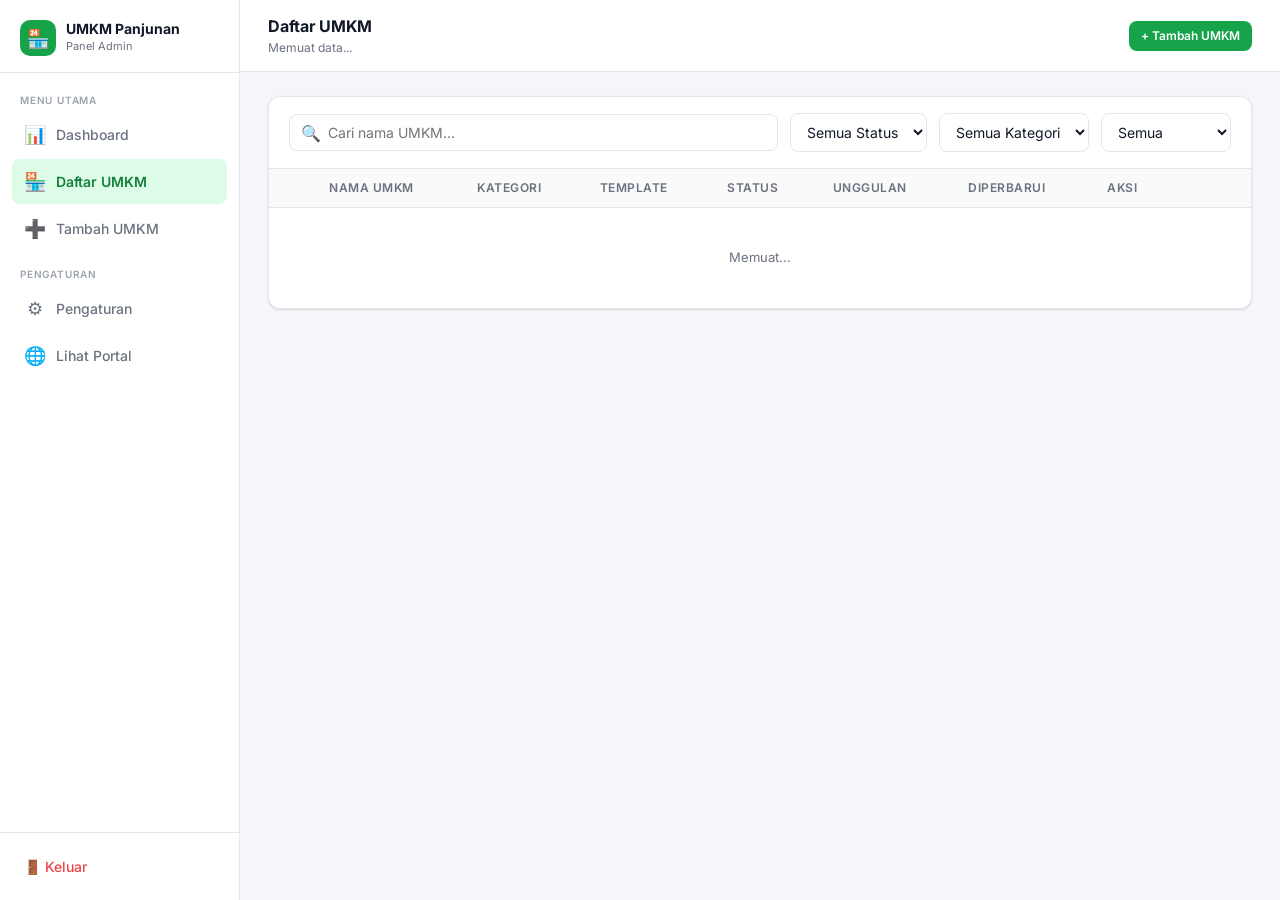
<file: admin/umkm-list.html>
<!DOCTYPE html>
<html lang="id">
<head>
<meta charset="UTF-8">
<meta name="viewport" content="width=device-width,initial-scale=1">
<title>Daftar UMKM — Admin UMKM Panjunan</title>
<link rel="stylesheet" href="../assets/css/admin.css">
</head>
<body>
<div class="layout">

<aside class="sidebar" id="sidebar">
  <div class="sidebar-logo">
    <div class="logo-row">
      <div class="logo-box">🏪</div>
      <div class="logo-text"><h2>UMKM Panjunan</h2><p>Panel Admin</p></div>
    </div>
  </div>
  <nav class="sidebar-nav">
    <div class="nav-section">
      <div class="nav-label">Menu Utama</div>
      <a href="dashboard.html" class="nav-item"><span class="nav-icon">📊</span> Dashboard</a>
      <a href="umkm-list.html" class="nav-item active"><span class="nav-icon">🏪</span> Daftar UMKM</a>
      <a href="umkm-form.html" class="nav-item"><span class="nav-icon">➕</span> Tambah UMKM</a>
    </div>
    <div class="nav-section">
      <div class="nav-label">Pengaturan</div>
      <a href="settings.html" class="nav-item"><span class="nav-icon">⚙️</span> Pengaturan</a>
      <a href="../public/index.html" target="_blank" class="nav-item"><span class="nav-icon">🌐</span> Lihat Portal</a>
    </div>
  </nav>
  <div class="sidebar-footer"><button class="logout-btn" id="logoutBtn">🚪 Keluar</button></div>
</aside>

<div class="main">
  <header class="topbar">
    <div style="display:flex;align-items:center;gap:12px">
      <button class="hamburger" id="hamburger">☰</button>
      <div class="topbar-left"><h2>Daftar UMKM</h2><p id="countLabel">Memuat data...</p></div>
    </div>
    <div class="topbar-right">
      <a href="umkm-form.html" class="btn btn-primary btn-sm">+ Tambah UMKM</a>
    </div>
  </header>

  <div class="page-content">
    <div class="card">
      <!-- Filter Bar -->
      <div class="filter-bar">
        <div class="search-input-wrap">
          <span class="icon">🔍</span>
          <input type="text" id="searchInput" placeholder="Cari nama UMKM...">
        </div>
        <select class="filter-select" id="filterStatus">
          <option value="">Semua Status</option>
          <option value="pending">Pending</option>
          <option value="published">Terpublish</option>
          <option value="draft">Draft</option>
          <option value="rejected">Rejected</option>
        </select>
        <select class="filter-select" id="filterKategori">
          <option value="">Semua Kategori</option>
        </select>
        <select class="filter-select" id="filterFeatured">
          <option value="">Semua</option>
          <option value="1">⭐ Unggulan</option>
        </select>
      </div>

      <!-- Table -->
      <div class="table-wrap">
        <table>
          <thead>
            <tr>
              <th style="width:44px"></th>
              <th>Nama UMKM</th>
              <th>Kategori</th>
              <th>Template</th>
              <th>Status</th>
              <th>Unggulan</th>
              <th>Diperbarui</th>
              <th style="width:160px">Aksi</th>
            </tr>
          </thead>
          <tbody id="tableBody">
            <tr><td colspan="8" style="text-align:center;padding:40px;color:var(--text-2)">Memuat...</td></tr>
          </tbody>
        </table>
      </div>

      <div id="emptyState" class="empty-state" style="display:none">
        <div class="empty-icon">🏪</div>
        <h3>Belum ada UMKM</h3>
        <p>Klik tombol "+ Tambah UMKM" untuk mulai menambahkan data.</p>
        <a href="umkm-form.html" class="btn btn-primary" style="margin-top:16px">+ Tambah UMKM Pertama</a>
      </div>
    </div>
  </div>
</div>
</div>

<!-- Delete Confirm Modal -->
<div class="modal-overlay" id="deleteModal">
  <div class="modal">
    <div class="modal-header">
      <h3>Hapus UMKM?</h3>
      <button class="modal-close" id="closeDeleteModal">✕</button>
    </div>
    <p style="color:var(--text-2);font-size:14px">Data UMKM <strong id="deleteNama"></strong> akan dihapus permanen. Tindakan ini tidak bisa dibatalkan.</p>
    <div class="modal-footer">
      <button class="btn btn-outline" id="closeDeleteModal2">Batal</button>
      <button class="btn btn-danger" id="confirmDelete">Ya, Hapus</button>
    </div>
  </div>
</div>

<script src="../config.js"></script>
<script src="../assets/js/gas.js"></script>
<script src="../assets/js/storage.js"></script>
<script src="../assets/js/utils.js"></script>
<script>
  if (!Storage.requireAuth()) {}

  let cats = Storage.getCategories();
  let deleteId = null;

  // Populate filter
  const filterKat = document.getElementById('filterKategori');
  cats.forEach(c => {
    const o = document.createElement('option');
    o.value = c.id; o.textContent = `${c.ikon} ${c.nama}`;
    filterKat.appendChild(o);
  });

  function render() {
    const q = document.getElementById('searchInput').value.toLowerCase();
    const status = document.getElementById('filterStatus').value;
    const kat = document.getElementById('filterKategori').value;
    const feat = document.getElementById('filterFeatured').value;

    let data = Storage.getAllUmkm();
    if (q) data = data.filter(u => u.nama.toLowerCase().includes(q) || (u.alamat||'').toLowerCase().includes(q));
    if (status) data = data.filter(u => u.status === status);
    if (kat) data = data.filter(u => u.kategori === kat);
    if (feat) data = data.filter(u => u.featured);

    document.getElementById('countLabel').textContent = `${data.length} UMKM ditemukan`;
    const body = document.getElementById('tableBody');
    const empty = document.getElementById('emptyState');

    if (data.length === 0) {
      body.innerHTML = '';
      empty.style.display = 'block';
      return;
    }
    empty.style.display = 'none';

    const templateLabel = { minimal:'Minimal', modern:'Modern', gallery:'Gallery', premium:'Premium' };
    const statusLabel = { published:'Publish', pending:'Pending', draft:'Draft', rejected:'Rejected' };
    body.innerHTML = data.map(u => {
      const catObj = cats.find(c => c.id === u.kategori);
      const catLabel = catObj ? `${catObj.ikon} ${catObj.nama}` : u.kategori;
      const reviewButtons = u.status === 'pending' || u.status === 'rejected'
        ? `<button class="btn btn-primary btn-sm" onclick="approveUmkm('${u.id}')" title="Approve">Approve</button>
           ${u.status === 'pending' ? `<button class="btn btn-outline btn-sm" onclick="rejectUmkm('${u.id}')" title="Reject">Reject</button>` : ''}`
        : '';
      return `<tr>
        <td>
          <div class="thumb" style="background:${u.warnaUtama}22;color:${u.warnaUtama};font-size:18px">
            ${u.logo ? `<img src="${u.logo}">` : u.nama.charAt(0)}
          </div>
        </td>
        <td>
          <div class="td-name">${u.nama}</div>
          <div class="td-meta">/${u.slug}</div>
        </td>
        <td>${catLabel}</td>
        <td><span style="background:#f3f4f6;padding:3px 10px;border-radius:6px;font-size:12px;font-weight:600">${templateLabel[u.template]||u.template}</span></td>
        <td>
          <span class="badge badge-dot ${u.status==='published'?'badge-green':'badge-gray'}">
            ${statusLabel[u.status] || u.status || 'Draft'}
          </span>
        </td>
        <td style="text-align:center">${u.featured ? '⭐' : '—'}</td>
        <td style="font-size:12px;color:var(--text-2)">${Utils.formatTanggal(u.updatedAt)}</td>
        <td>
          <div class="btn-group">
            ${reviewButtons}
            <a href="umkm-form.html?id=${u.id}" class="btn btn-outline btn-sm" title="Edit">✏️</a>
            <a href="preview.html?id=${u.id}" class="btn btn-outline btn-sm" title="Preview">👁</a>
            <button class="btn btn-outline btn-sm ${u.status==='published'?'':'btn-primary'}" onclick="togglePublish('${u.id}','${u.status}')" title="${u.status==='published'?'Unpublish':'Publish'}">
              ${u.status === 'published' ? '⬇️' : '🚀'}
            </button>
            <button class="btn btn-danger btn-sm" onclick="openDelete('${u.id}','${u.nama}')" title="Hapus">🗑️</button>
          </div>
        </td>
      </tr>`;
    }).join('');
  }

  function togglePublish(id, currentStatus) {
    if (currentStatus === 'published') {
      Storage.unpublishUmkm(id);
      Utils.showToast('UMKM berhasil di-unpublish');
    } else {
      Storage.publishUmkm(id);
      Utils.showToast('UMKM berhasil dipublish! 🚀');
    }
    render();
  }

  function approveUmkm(id) {
    Storage.publishUmkm(id);
    Utils.showToast('UMKM berhasil di-approve dan dipublish');
    render();
  }

  function rejectUmkm(id) {
    Storage.updateUmkm(id, { status: 'rejected', publishedAt: null });
    Utils.showToast('Pengajuan UMKM ditolak');
    render();
  }

  function openDelete(id, nama) {
    deleteId = id;
    document.getElementById('deleteNama').textContent = nama;
    document.getElementById('deleteModal').classList.add('open');
  }

  document.getElementById('closeDeleteModal').onclick =
  document.getElementById('closeDeleteModal2').onclick = () => document.getElementById('deleteModal').classList.remove('open');

  document.getElementById('confirmDelete').onclick = () => {
    if (deleteId) { Storage.deleteUmkm(deleteId); Utils.showToast('UMKM berhasil dihapus'); deleteId = null; }
    document.getElementById('deleteModal').classList.remove('open');
    render();
  };

  ['searchInput','filterStatus','filterKategori','filterFeatured'].forEach(id => {
    document.getElementById(id).addEventListener('input', render);
    document.getElementById(id).addEventListener('change', render);
  });

  Utils.initSidebar();
  document.getElementById('logoutBtn').onclick = () => { Storage.logout(); window.location.href = 'index.html'; };

  render();
</script>
</body>
</html>
</file>
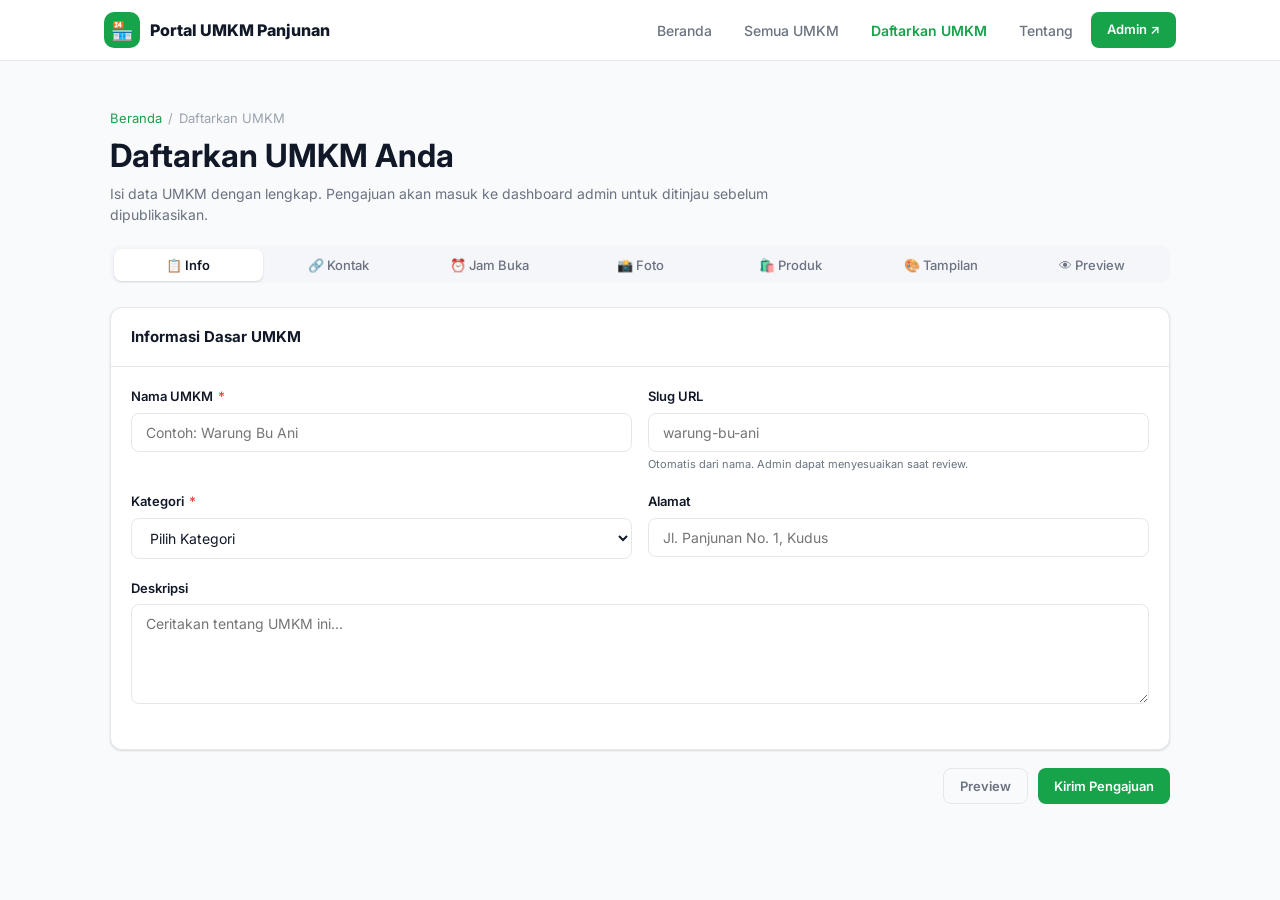
<file: public/daftar-umkm.html>
<!DOCTYPE html>
<html lang="id">
<head>
<meta charset="UTF-8">
<meta name="viewport" content="width=device-width,initial-scale=1">
<title>Daftarkan UMKM Anda — Portal UMKM Panjunan</title>
<link rel="stylesheet" href="../assets/css/public.css">
<link rel="stylesheet" href="../assets/css/admin.css">
<style>
  body { background: #f8fafc; }
  .public-form-wrap { max-width: 1100px; margin: 32px auto; padding: 0 20px 48px; }
  .public-form-header { margin-bottom: 20px; }
  .public-form-header h1 { font-size: 32px; line-height: 1.2; margin-bottom: 8px; color: var(--text); }
  .public-form-header p { color: var(--text-2); max-width: 720px; }
  .form-actions-public { display: flex; justify-content: flex-end; gap: 10px; flex-wrap: wrap; margin-top: 18px; }
  .preview-frame { width: 100%; height: 560px; border: 1px solid var(--border); border-radius: 8px; background: #fff; }
  .success-card { text-align: center; padding: 42px 24px; }
  .success-card h2 { font-size: 26px; margin-bottom: 10px; color: var(--green-dark); }
  .success-card p { color: var(--text-2); max-width: 520px; margin: 0 auto 20px; line-height: 1.6; }
  @media (max-width: 640px) {
    .public-form-header h1 { font-size: 26px; }
    .tabs { overflow-x: auto; flex-wrap: nowrap; }
  }
</style>
</head>
<body>

<nav class="nav">
  <div class="nav-inner">
    <a href="index.html" class="nav-logo">
      <div class="logo-box">🏪</div>
      <span id="namaPortalNav">Portal UMKM Panjunan</span>
    </a>
    <div class="nav-links">
      <a href="index.html" class="nav-link">Beranda</a>
      <a href="umkm-list.html" class="nav-link">Semua UMKM</a>
      <a href="daftar-umkm.html" class="nav-link active">Daftarkan UMKM</a>
      <a href="tentang.html" class="nav-link">Tentang</a>
      <a href="../admin/dashboard.html" class="nav-admin">Admin ↗</a>
    </div>
    <button class="nav-hamburger" id="hamburger">☰</button>
  </div>
  <div class="mobile-menu" id="mobileMenu">
    <a href="index.html">Beranda</a>
    <a href="umkm-list.html">Semua UMKM</a>
    <a href="daftar-umkm.html">Daftarkan UMKM</a>
    <a href="tentang.html">Tentang</a>
    <a href="../admin/dashboard.html">Admin Panel</a>
  </div>
</nav>

<main class="public-form-wrap">
  <div id="formScreen">
    <div class="public-form-header">
      <div class="breadcrumb"><a href="index.html">Beranda</a><span>/</span><span>Daftarkan UMKM</span></div>
      <h1>Daftarkan UMKM Anda</h1>
      <p>Isi data UMKM dengan lengkap. Pengajuan akan masuk ke dashboard admin untuk ditinjau sebelum dipublikasikan.</p>
    </div>

    <div class="tabs" id="tabsNav">
      <button class="tab-btn active" data-tab="info">📋 Info</button>
      <button class="tab-btn" data-tab="sosial">🔗 Kontak</button>
      <button class="tab-btn" data-tab="jam">⏰ Jam Buka</button>
      <button class="tab-btn" data-tab="media">📸 Foto</button>
      <button class="tab-btn" data-tab="produk">🛍️ Produk</button>
      <button class="tab-btn" data-tab="tampilan">🎨 Tampilan</button>
      <button class="tab-btn" data-tab="preview">👁 Preview</button>
    </div>

    <div class="tab-panel active" id="tab-info">
      <div class="card">
        <div class="card-header"><h3>Informasi Dasar UMKM</h3></div>
        <div class="card-body">
          <div class="form-row form-row-2">
            <div class="form-group">
              <label class="form-label">Nama UMKM <span>*</span></label>
              <input class="form-input" type="text" id="nama" placeholder="Contoh: Warung Bu Ani">
            </div>
            <div class="form-group">
              <label class="form-label">Slug URL</label>
              <input class="form-input" type="text" id="slug" placeholder="warung-bu-ani">
              <p class="form-hint">Otomatis dari nama. Admin dapat menyesuaikan saat review.</p>
            </div>
          </div>
          <div class="form-row form-row-2">
            <div class="form-group">
              <label class="form-label">Kategori <span>*</span></label>
              <select class="form-select" id="kategori"><option value="">Pilih Kategori</option></select>
            </div>
            <div class="form-group">
              <label class="form-label">Alamat</label>
              <input class="form-input" type="text" id="alamat" placeholder="Jl. Panjunan No. 1, Kudus">
            </div>
          </div>
          <div class="form-group">
            <label class="form-label">Deskripsi</label>
            <textarea class="form-textarea" id="deskripsi" rows="4" placeholder="Ceritakan tentang UMKM ini..."></textarea>
          </div>
        </div>
      </div>
    </div>

    <div class="tab-panel" id="tab-sosial">
      <div class="card">
        <div class="card-header"><h3>Kontak & Marketplace</h3></div>
        <div class="card-body">
          <div class="form-row form-row-2">
            <div class="form-group"><label class="form-label">WhatsApp</label><input class="form-input" type="text" id="whatsapp" placeholder="08123456789"></div>
            <div class="form-group"><label class="form-label">Instagram</label><input class="form-input" type="text" id="instagram" placeholder="namaakun"></div>
          </div>
          <div class="form-row form-row-2">
            <div class="form-group"><label class="form-label">Facebook</label><input class="form-input" type="url" id="facebook" placeholder="https://facebook.com/namahalaman"></div>
            <div class="form-group"><label class="form-label">Google Maps</label><input class="form-input" type="url" id="mapsUrl" placeholder="https://maps.google.com/..."></div>
          </div>
          <div class="form-row form-row-2">
            <div class="form-group"><label class="form-label">Shopee</label><input class="form-input" type="url" id="shopee" placeholder="https://shopee.co.id/namatoko"></div>
            <div class="form-group"><label class="form-label">Tokopedia</label><input class="form-input" type="url" id="tokopedia" placeholder="https://tokopedia.com/namatoko"></div>
          </div>
          <div class="form-row form-row-2">
            <div class="form-group"><label class="form-label">GoFood</label><input class="form-input" type="url" id="gofood" placeholder="https://gofood.co.id/..."></div>
            <div class="form-group"><label class="form-label">GrabFood</label><input class="form-input" type="url" id="grabfood" placeholder="https://food.grab.com/..."></div>
          </div>
          <div class="form-group"><label class="form-label">TikTok Shop</label><input class="form-input" type="url" id="tiktokshop" placeholder="https://www.tiktok.com/@namatoko"></div>
        </div>
      </div>
    </div>

    <div class="tab-panel" id="tab-jam">
      <div class="card">
        <div class="card-header"><h3>Jam Operasional</h3><button class="btn btn-outline btn-sm" id="isiSemua">Isi Semua Hari</button></div>
        <div class="card-body"><p style="color:var(--text-2);font-size:13px;margin-bottom:20px">Ketik "Tutup" jika tidak buka pada hari tersebut.</p><div class="jam-grid" id="jamGrid"></div></div>
      </div>
    </div>

    <div class="tab-panel" id="tab-media">
      <div class="card">
        <div class="card-header"><h3>Logo & Foto Utama</h3></div>
        <div class="card-body">
          <div class="form-row form-row-3">
            <div class="form-group"><label class="form-label">Logo UMKM</label><div id="logoArea"><div class="upload-area" onclick="document.getElementById('logoInput').click()"><div class="upload-icon">🖼️</div><p><strong>Klik upload</strong></p><p style="font-size:12px">PNG, JPG</p></div></div><input type="file" id="logoInput" accept="image/*" style="display:none"></div>
            <div class="form-group"><label class="form-label">Banner</label><div id="bannerArea"><div class="upload-area" onclick="document.getElementById('bannerInput').click()"><div class="upload-icon">🌅</div><p><strong>Klik upload</strong></p><p style="font-size:12px">1200x400px ideal</p></div></div><input type="file" id="bannerInput" accept="image/*" style="display:none"></div>
            <div class="form-group"><label class="form-label">Foto Toko</label><div id="fotoTokoArea"><div class="upload-area" onclick="document.getElementById('fotoTokoInput').click()"><div class="upload-icon">🏪</div><p><strong>Klik upload</strong></p><p style="font-size:12px">Tampak depan</p></div></div><input type="file" id="fotoTokoInput" accept="image/*" style="display:none"></div>
          </div>
        </div>
      </div>
      <div class="card" style="margin-top:16px">
        <div class="card-header"><h3>Galeri Foto</h3><button class="btn btn-outline btn-sm" onclick="document.getElementById('galeriInput').click()">+ Tambah Foto</button></div>
        <div class="card-body"><input type="file" id="galeriInput" accept="image/*" multiple style="display:none"><div class="galeri-grid" id="galeriGrid"></div></div>
      </div>
    </div>

    <div class="tab-panel" id="tab-produk">
      <div class="card">
        <div class="card-header"><h3>Daftar Produk</h3></div>
        <div class="card-body">
          <div class="form-row form-row-3">
            <div class="form-group"><label class="form-label">Nama Produk</label><input class="form-input" id="produkNama" placeholder="Nasi Pecel"></div>
            <div class="form-group"><label class="form-label">Harga (Rp)</label><input class="form-input" id="produkHarga" type="number" placeholder="10000"></div>
            <div class="form-group"><label class="form-label">Foto Produk</label><input class="form-input" id="produkFoto" type="file" accept="image/*"></div>
          </div>
          <div class="form-group"><label class="form-label">Deskripsi Produk</label><input class="form-input" id="produkDesc" placeholder="Deskripsi singkat produk"></div>
          <button class="btn btn-outline btn-sm" id="addProdukBtn">+ Tambah Produk</button>
          <div class="produk-list" id="produkList" style="margin-top:16px"></div>
          <div id="produkEmpty" style="text-align:center;padding:32px;color:var(--text-2)"><div style="font-size:36px;margin-bottom:12px">🛍️</div><p>Belum ada produk.</p></div>
        </div>
      </div>
    </div>

    <div class="tab-panel" id="tab-tampilan">
      <div class="card">
        <div class="card-header"><h3>Pilih Template</h3></div>
        <div class="card-body">
          <div class="template-grid">
            <div class="template-card selected" data-tpl="minimal" onclick="selectTemplate(this,'minimal')"><div class="template-thumb" style="background:linear-gradient(135deg,#16a34a,#15803d)">Minimal</div><div class="template-label">Minimal <span class="check">✓</span></div></div>
            <div class="template-card" data-tpl="modern" onclick="selectTemplate(this,'modern')"><div class="template-thumb" style="background:linear-gradient(135deg,#3b82f6,#1d4ed8)">Modern</div><div class="template-label">Modern <span class="check">✓</span></div></div>
            <div class="template-card" data-tpl="gallery" onclick="selectTemplate(this,'gallery')"><div class="template-thumb" style="background:linear-gradient(135deg,#f59e0b,#b45309)">Gallery</div><div class="template-label">Gallery <span class="check">✓</span></div></div>
            <div class="template-card" data-tpl="premium" onclick="selectTemplate(this,'premium')"><div class="template-thumb" style="background:linear-gradient(135deg,#1e293b,#0f172a)">Premium</div><div class="template-label">Premium <span class="check">✓</span></div></div>
          </div>
          <div class="card" style="margin-top:16px">
            <div class="card-header"><h3>Warna Utama</h3></div>
            <div class="card-body">
              <div class="color-input-row"><input type="color" id="warnaUtama" value="#16a34a"><div><p style="font-size:14px;font-weight:600">Warna Aksen</p><p style="font-size:12px;color:var(--text-2)">Dipakai di tombol, heading, dan badge halaman UMKM.</p></div></div>
              <div style="display:flex;gap:8px;margin-top:14px;flex-wrap:wrap">
                <button class="btn btn-sm" style="background:#16a34a;color:#fff" onclick="setWarna('#16a34a')">Hijau</button>
                <button class="btn btn-sm" style="background:#2563eb;color:#fff" onclick="setWarna('#2563eb')">Biru</button>
                <button class="btn btn-sm" style="background:#7c3aed;color:#fff" onclick="setWarna('#7c3aed')">Ungu</button>
                <button class="btn btn-sm" style="background:#dc2626;color:#fff" onclick="setWarna('#dc2626')">Merah</button>
                <button class="btn btn-sm" style="background:#b45309;color:#fff" onclick="setWarna('#b45309')">Coklat</button>
                <button class="btn btn-sm" style="background:#0891b2;color:#fff" onclick="setWarna('#0891b2')">Cyan</button>
              </div>
            </div>
          </div>
        </div>
      </div>
    </div>

    <div class="tab-panel" id="tab-preview">
      <div class="card">
        <div class="card-header"><h3>Preview</h3><button class="btn btn-outline btn-sm" id="refreshPreviewBtn">Refresh Preview</button></div>
        <div class="card-body"><iframe class="preview-frame" id="previewFrame"></iframe></div>
      </div>
    </div>

    <div class="form-actions-public">
      <button class="btn btn-outline" id="previewBtn">Preview</button>
      <button class="btn btn-primary" id="submitBtn">Kirim Pengajuan</button>
    </div>
  </div>

  <div id="successScreen" class="card success-card" style="display:none">
    <h2>Terima kasih.</h2>
    <p>Data UMKM Anda telah kami terima. Tim Admin akan melakukan peninjauan sebelum dipublikasikan.</p>
    <a href="index.html" class="btn btn-primary">Kembali ke Beranda</a>
  </div>
</main>

<script src="../config.js"></script>
<script src="../assets/js/gas.js"></script>
<script src="../assets/js/storage.js"></script>
<script src="../assets/js/utils.js"></script>
<script src="../assets/js/templates.js"></script>
<script>
  const settings = Storage.getSettings();
  document.getElementById('namaPortalNav').textContent = settings.namaPortal || 'Portal UMKM Panjunan';

  const DEFAULT_SEKSI = { tentang: true, produk: true, galeri: true, jam: true, kontak: true };
  const formData = {
    id: Utils.generateId(),
    slug: '', nama: '', kategori: '', deskripsi: '', alamat: '',
    whatsapp: '', instagram: '', mapsUrl: '', facebook: '',
    shopee: '', tokopedia: '', gofood: '', grabfood: '', tiktokshop: '',
    template: 'minimal', warnaUtama: '#16a34a',
    featured: false, status: 'pending',
    logo: null, banner: null, fotoToko: null,
    produk: [], galeri: [], jamOperasional: {},
    sectionSettings: { ...DEFAULT_SEKSI },
  };

  Storage.getCategories().forEach(c => {
    const option = document.createElement('option');
    option.value = c.id;
    option.textContent = `${c.ikon} ${c.nama}`;
    document.getElementById('kategori').appendChild(option);
  });

  function bind(id, field) {
    const el = document.getElementById(id);
    el.addEventListener('input', function() { formData[field] = this.value; });
  }

  ['slug','deskripsi','alamat','whatsapp','instagram','mapsUrl','facebook','shopee','tokopedia','gofood','grabfood','tiktokshop'].forEach(id => bind(id, id));
  document.getElementById('nama').addEventListener('input', function() {
    formData.nama = this.value;
    if (!formData.slug) {
      formData.slug = Utils.generateSlug(this.value);
      document.getElementById('slug').value = formData.slug;
    }
  });
  document.getElementById('kategori').addEventListener('change', function() { formData.kategori = this.value; });
  document.getElementById('warnaUtama').addEventListener('input', function() { formData.warnaUtama = this.value; });

  function selectTemplate(el, tpl) {
    document.querySelectorAll('.template-card').forEach(c => c.classList.remove('selected'));
    el.classList.add('selected');
    formData.template = tpl;
  }
  function setWarna(hex) { formData.warnaUtama = hex; document.getElementById('warnaUtama').value = hex; }

  const hariList = ['senin','selasa','rabu','kamis','jumat','sabtu','minggu'];
  const hariLabel = { senin:'Senin',selasa:'Selasa',rabu:'Rabu',kamis:'Kamis',jumat:'Jumat',sabtu:'Sabtu',minggu:'Minggu' };
  function renderJam() {
    document.getElementById('jamGrid').innerHTML = hariList.map(h => `
      <div class="jam-row"><label>${hariLabel[h]}</label><input class="form-input" type="text" id="jam-${h}" value="${formData.jamOperasional[h]||''}" placeholder="08.00-17.00 atau Tutup"></div>`).join('');
    hariList.forEach(h => document.getElementById(`jam-${h}`).addEventListener('input', function() { formData.jamOperasional[h] = this.value; }));
  }
  document.getElementById('isiSemua').onclick = function() {
    const val = prompt('Masukkan jam yang sama untuk semua hari:', '08.00-17.00');
    if (!val) return;
    hariList.forEach(h => { formData.jamOperasional[h] = val; });
    renderJam();
  };

  function showImagePreview(areaId, src, field) {
    document.getElementById(areaId).innerHTML = `<div class="upload-preview"><img src="${src}" style="height:140px;object-fit:cover"><button class="upload-remove" onclick="removeImage('${areaId}','${field}')">Hapus</button></div>`;
  }
  function removeImage(areaId, field) {
    formData[field] = null;
    const inputId = { logo:'logoInput', banner:'bannerInput', fotoToko:'fotoTokoInput' };
    document.getElementById(areaId).innerHTML = `<div class="upload-area" onclick="document.getElementById('${inputId[field]}').click()"><div class="upload-icon">📷</div><p><strong>Klik upload</strong></p></div>`;
  }
  function handleImageInput(inputId, field, areaId) {
    document.getElementById(inputId).onchange = async function() {
      if (!this.files[0]) return;
      const url = await Utils.readFileAsDataUrl(this.files[0]);
      formData[field] = url;
      showImagePreview(areaId, url, field);
    };
  }
  handleImageInput('logoInput','logo','logoArea');
  handleImageInput('bannerInput','banner','bannerArea');
  handleImageInput('fotoTokoInput','fotoToko','fotoTokoArea');

  document.getElementById('galeriInput').onchange = async function() {
    for (const file of this.files) formData.galeri.push({ url: await Utils.readFileAsDataUrl(file) });
    renderGaleri();
  };
  function renderGaleri() {
    document.getElementById('galeriGrid').innerHTML = formData.galeri.map((g,i) => `
      <div class="galeri-item"><img src="${g.url||g}"><button class="remove" onclick="removeGaleri(${i})">×</button></div>`).join('') +
      `<div style="aspect-ratio:1;border:2px dashed var(--border);border-radius:8px;display:flex;align-items:center;justify-content:center;cursor:pointer;color:var(--text-2);font-size:28px" onclick="document.getElementById('galeriInput').click()">+</div>`;
  }
  function removeGaleri(i) { formData.galeri.splice(i, 1); renderGaleri(); }

  document.getElementById('addProdukBtn').onclick = async function() {
    const nama = document.getElementById('produkNama').value.trim();
    if (!nama) { Utils.showToast('Nama produk wajib diisi', 'error'); return; }
    const file = document.getElementById('produkFoto').files[0];
    const produk = {
      id: 'p-' + Date.now(),
      nama,
      harga: parseInt(document.getElementById('produkHarga').value) || 0,
      deskripsi: document.getElementById('produkDesc').value,
      foto: file ? await Utils.readFileAsDataUrl(file) : null,
    };
    formData.produk.push(produk);
    document.getElementById('produkNama').value = '';
    document.getElementById('produkHarga').value = '';
    document.getElementById('produkDesc').value = '';
    document.getElementById('produkFoto').value = '';
    renderProdukList();
  };
  function renderProdukList() {
    document.getElementById('produkEmpty').style.display = formData.produk.length ? 'none' : 'block';
    document.getElementById('produkList').innerHTML = formData.produk.map((p,i) => `
      <div class="produk-item">
        <div style="width:80px;height:80px;border-radius:8px;overflow:hidden;background:#f3f4f6;display:flex;align-items:center;justify-content:center;font-size:28px;border:1px solid var(--border)">${p.foto ? `<img src="${p.foto}" style="width:100%;height:100%;object-fit:cover">` : '🛍️'}</div>
        <div><div style="font-weight:600;font-size:14px">${p.nama}</div><div style="color:var(--green);font-weight:700;margin-top:4px">${Utils.formatHarga(p.harga)}</div><div style="color:var(--text-2);font-size:12px;margin-top:4px">${p.deskripsi||''}</div></div>
        <button class="btn btn-danger btn-sm" onclick="deleteProduk(${i})">Hapus</button>
      </div>`).join('');
  }
  function deleteProduk(i) { formData.produk.splice(i, 1); renderProdukList(); }

  function refreshPreview() {
    syncSlug();
    document.getElementById('previewFrame').srcdoc = Templates.render({ ...formData, nama: formData.nama || 'Nama UMKM Anda' });
  }
  function syncSlug() {
    if (!formData.slug) {
      formData.slug = Utils.generateSlug(formData.nama || 'umkm-baru');
      document.getElementById('slug').value = formData.slug;
    }
  }

  document.getElementById('tabsNav').addEventListener('click', function(e) {
    const btn = e.target.closest('.tab-btn');
    if (!btn) return;
    document.querySelectorAll('.tab-btn').forEach(b => b.classList.remove('active'));
    document.querySelectorAll('.tab-panel').forEach(p => p.classList.remove('active'));
    btn.classList.add('active');
    document.getElementById('tab-' + btn.dataset.tab).classList.add('active');
    if (btn.dataset.tab === 'preview') refreshPreview();
  });
  document.getElementById('previewBtn').onclick = refreshPreview;
  document.getElementById('refreshPreviewBtn').onclick = refreshPreview;

  document.getElementById('submitBtn').onclick = function() {
    if (!formData.nama.trim()) { Utils.showToast('Nama UMKM wajib diisi', 'error'); return; }
    if (!formData.kategori) { Utils.showToast('Kategori wajib dipilih', 'error'); return; }
    syncSlug();
    Storage.createUmkm({
      ...formData,
      featured: false,
      status: 'pending',
      publishedAt: null,
    });
    document.getElementById('formScreen').style.display = 'none';
    document.getElementById('successScreen').style.display = 'block';
    window.scrollTo({ top: 0, behavior: 'smooth' });
  };

  document.getElementById('hamburger').onclick = () => document.getElementById('mobileMenu').classList.toggle('open');
  renderJam();
  renderGaleri();
  renderProdukList();
</script>
</body>
</html>
</file>
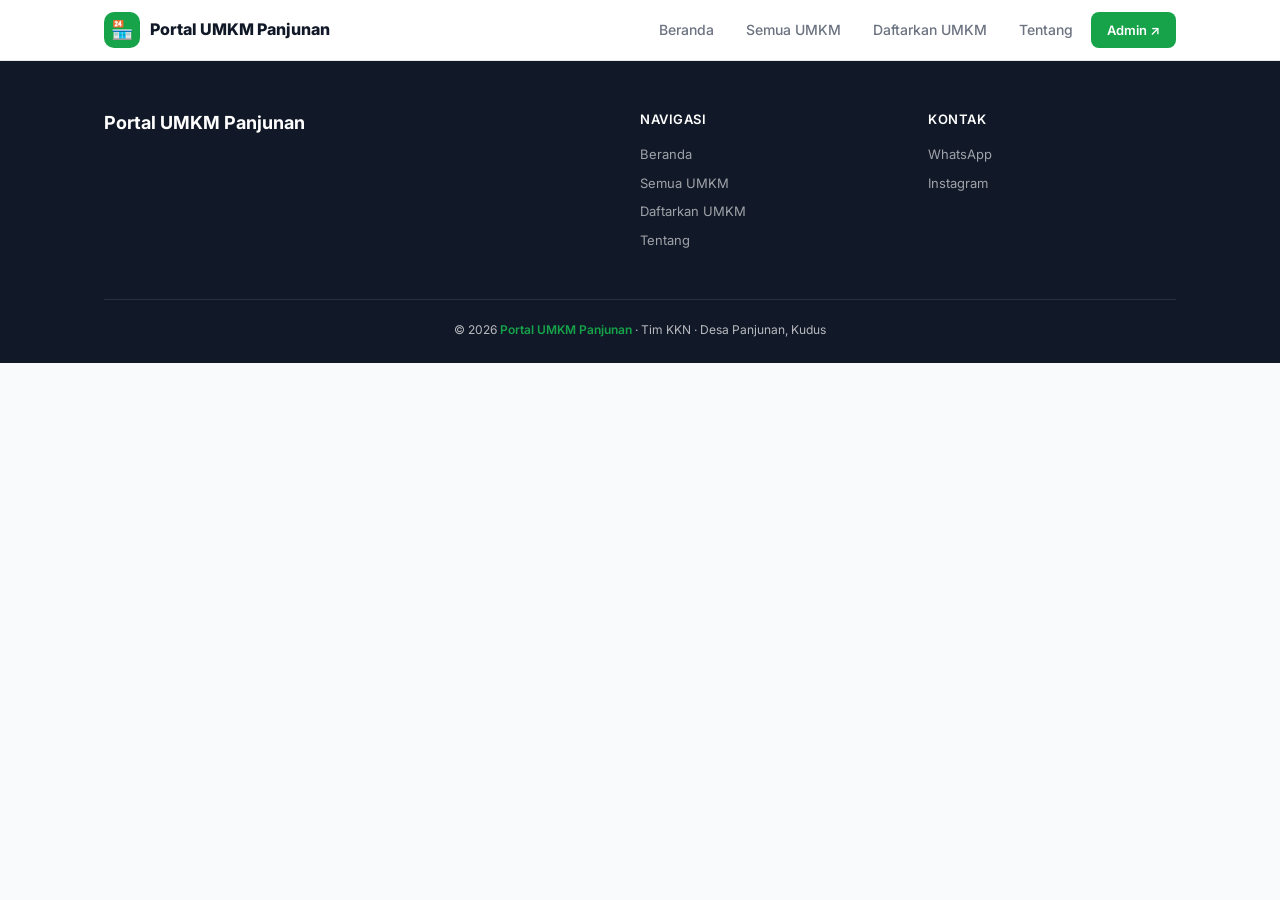
<file: public/detail.html>
<!DOCTYPE html>
<html lang="id">
<head>
<meta charset="UTF-8">
<meta name="viewport" content="width=device-width,initial-scale=1">
<title>Detail UMKM — Portal UMKM Panjunan</title>
<link rel="stylesheet" href="../assets/css/public.css">
</head>
<body>

<nav class="nav">
  <div class="nav-inner">
    <a href="index.html" class="nav-logo">
      <div class="logo-box">🏪</div>
      <span id="namaPortalNav">Portal UMKM Panjunan</span>
    </a>
    <div class="nav-links">
      <a href="index.html" class="nav-link">Beranda</a>
      <a href="umkm-list.html" class="nav-link">Semua UMKM</a>
      <a href="daftar-umkm.html" class="nav-link">Daftarkan UMKM</a>
      <a href="tentang.html" class="nav-link">Tentang</a>
      <a href="../admin/dashboard.html" class="nav-admin">Admin ↗</a>
    </div>
    <button class="nav-hamburger" id="hamburger">☰</button>
  </div>
  <div class="mobile-menu" id="mobileMenu">
    <a href="index.html">Beranda</a>
    <a href="umkm-list.html">Semua UMKM</a>
    <a href="daftar-umkm.html">Daftarkan UMKM</a>
    <a href="tentang.html">Tentang</a>
  </div>
</nav>

<div id="mainContent" style="display:none">

  <!-- Hero Banner -->
  <div class="detail-hero" id="heroBanner">
    <div class="detail-hero-overlay"></div>
  </div>

  <div class="detail-content">

    <!-- Breadcrumb -->
    <div class="breadcrumb">
      <a href="index.html">Beranda</a>
      <span>/</span>
      <a href="umkm-list.html">UMKM</a>
      <span>/</span>
      <span id="breadcrumbNama">...</span>
    </div>

    <!-- Header -->
    <div class="detail-header">
      <div class="detail-logo" id="detailLogo"></div>
      <div class="detail-meta">
        <div class="kategori" id="detailKategori"></div>
        <h1 id="detailNama"></h1>
      </div>
    </div>

    <!-- Layout -->
    <div class="detail-layout">
      <div class="detail-main">

        <!-- Deskripsi -->
        <div class="detail-section">
          <h2>📖 Tentang Kami</h2>
          <p class="deskripsi-text" id="detailDeskripsi"></p>
        </div>

        <!-- Produk -->
        <div class="detail-section" id="produkSection">
          <h2>🛍️ Produk Kami</h2>
          <div class="produk-grid" id="produkGrid"></div>
        </div>

        <!-- Galeri -->
        <div class="detail-section" id="galeriSection">
          <h2>📸 Galeri Foto</h2>
          <div class="galeri-public" id="galeriGrid"></div>
        </div>

      </div>

      <div class="detail-sidebar">

        <!-- Kontak -->
        <div class="info-card">
          <h3>Kontak & Sosial</h3>
          <div id="kontakLinks"></div>
        </div>

        <!-- Alamat -->
        <div class="info-card" id="alamatCard" style="display:none">
          <h3>Lokasi</h3>
          <div class="info-row">
            <span class="info-icon">📍</span>
            <span class="info-val" id="detailAlamat"></span>
          </div>
          <a id="mapsLink" href="#" target="_blank" class="cta-maps" style="margin-top:12px;font-size:13px;padding:10px">🗺️ Buka Google Maps</a>
        </div>

        <!-- Jam Operasional -->
        <div class="info-card" id="jamCard" style="display:none">
          <h3>Jam Operasional</h3>
          <table class="jam-table" id="jamTable"></table>
        </div>

      </div>
    </div>

  </div>
</div>

<!-- Not Found -->
<div id="notFound" style="display:none">
  <div class="empty" style="padding:120px 20px">
    <div class="icon">🔍</div>
    <h3>UMKM Tidak Ditemukan</h3>
    <p>UMKM yang Anda cari tidak tersedia atau belum dipublish.</p>
    <a href="index.html" class="btn btn-primary" style="display:inline-flex;margin-top:20px;align-items:center;gap:8px;padding:12px 24px;background:var(--green);color:#fff;border-radius:10px;font-weight:600">← Kembali ke Beranda</a>
  </div>
</div>

<!-- Lightbox -->
<div id="lightbox" class="lightbox" style="display:none" onclick="document.getElementById('lightbox').style.display='none'">
  <img id="lightboxImg">
</div>

<footer class="footer">
  <div class="footer-inner">
    <div class="footer-grid">
      <div class="footer-brand"><h3 id="footerNama">Portal UMKM Panjunan</h3><p id="footerDesc"></p></div>
      <div class="footer-col"><h4>Navigasi</h4><a href="index.html">Beranda</a><a href="umkm-list.html">Semua UMKM</a><a href="daftar-umkm.html">Daftarkan UMKM</a><a href="tentang.html">Tentang</a></div>
      <div class="footer-col"><h4>Kontak</h4><a id="footerWa" href="#">WhatsApp</a><a id="footerIg" href="#">Instagram</a></div>
    </div>
    <div class="footer-bottom">© 2026 <span id="footerNama2">Portal UMKM Panjunan</span> · Tim KKN · Desa Panjunan, Kudus</div>
  </div>
</footer>

<script src="../config.js"></script>
<script src="../assets/js/gas.js"></script>
<script src="../assets/js/storage.js"></script>
<script src="../assets/js/utils.js"></script>
<script>
  const settings = Storage.getSettings();
  document.getElementById('namaPortalNav').textContent = settings.namaPortal || 'Portal UMKM Panjunan';
  document.getElementById('footerNama').textContent = settings.namaPortal || '';
  document.getElementById('footerNama2').textContent = settings.namaPortal || '';
  document.getElementById('footerDesc').textContent = settings.deskripsiPortal || '';
  if (settings.whatsapp) document.getElementById('footerWa').href = Utils.waLink(settings.whatsapp);
  if (settings.instagram) document.getElementById('footerIg').href = Utils.igLink(settings.instagram);

  const slug = Utils.getParam('slug');
  const id = Utils.getParam('id');
  const umkmData = slug ? Storage.getUmkmBySlug(slug) : (id ? Storage.getUmkmById(id) : null);
  const umkm = umkmData && umkmData.status === 'published' ? umkmData : null;

  if (!umkm || umkm.status !== 'published') {
    document.getElementById('notFound').style.display = 'block';
  } else {
    document.getElementById('mainContent').style.display = 'block';
    document.title = `${umkm.nama} — ${settings.namaPortal || 'Portal UMKM'}`;

    const cats = Storage.getCategories();
    const cat = cats.find(c => c.id === umkm.kategori);

    // Breadcrumb
    document.getElementById('breadcrumbNama').textContent = umkm.nama;

    // Hero
    const hero = document.getElementById('heroBanner');
    if (umkm.banner) {
      hero.style.backgroundImage = `url(${umkm.banner})`;
      hero.style.backgroundSize = 'cover'; hero.style.backgroundPosition = 'center';
    } else {
      hero.style.background = `linear-gradient(135deg, ${umkm.warnaUtama}33, ${umkm.warnaUtama}88)`;
    }

    // Logo
    const logoEl = document.getElementById('detailLogo');
    logoEl.style.background = umkm.warnaUtama + '22';
    if (umkm.logo) logoEl.innerHTML = `<img src="${umkm.logo}" alt="logo">`;
    else { logoEl.textContent = umkm.nama.charAt(0); logoEl.style.color = umkm.warnaUtama; logoEl.style.fontSize = '32px'; logoEl.style.display = 'flex'; logoEl.style.alignItems = 'center'; logoEl.style.justifyContent = 'center'; }

    // Meta
    document.getElementById('detailKategori').textContent = cat ? `${cat.ikon} ${cat.nama}` : umkm.kategori;
    document.getElementById('detailKategori').style.color = umkm.warnaUtama;
    document.getElementById('detailNama').textContent = umkm.nama;
    document.getElementById('detailDeskripsi').textContent = umkm.deskripsi || 'Belum ada deskripsi.';

    // Kontak & Marketplace
    const kontak = document.getElementById('kontakLinks');
    const ctaBtns = [];
    if (umkm.whatsapp) ctaBtns.push(`<a href="${Utils.waLink(umkm.whatsapp)}" target="_blank" class="cta-wa">💬 WhatsApp</a>`);
    if (umkm.gofood)    ctaBtns.push(`<a href="${umkm.gofood}" target="_blank" style="display:flex;align-items:center;justify-content:center;gap:8px;background:#e53e00;color:#fff;padding:13px 20px;border-radius:12px;font-weight:700;font-size:15px;margin-bottom:10px">🛵 GoFood</a>`);
    if (umkm.grabfood)  ctaBtns.push(`<a href="${umkm.grabfood}" target="_blank" style="display:flex;align-items:center;justify-content:center;gap:8px;background:#00b14f;color:#fff;padding:13px 20px;border-radius:12px;font-weight:700;font-size:15px;margin-bottom:10px">🟢 GrabFood</a>`);
    if (umkm.shopee)    ctaBtns.push(`<a href="${umkm.shopee}" target="_blank" style="display:flex;align-items:center;justify-content:center;gap:8px;background:#f05d2f;color:#fff;padding:13px 20px;border-radius:12px;font-weight:700;font-size:15px;margin-bottom:10px">🛒 Shopee</a>`);
    if (umkm.tokopedia) ctaBtns.push(`<a href="${umkm.tokopedia}" target="_blank" style="display:flex;align-items:center;justify-content:center;gap:8px;background:#42b549;color:#fff;padding:13px 20px;border-radius:12px;font-weight:700;font-size:15px;margin-bottom:10px">🛍️ Tokopedia</a>`);
    if (umkm.tiktokshop)ctaBtns.push(`<a href="${umkm.tiktokshop}" target="_blank" style="display:flex;align-items:center;justify-content:center;gap:8px;background:#010101;color:#fff;padding:13px 20px;border-radius:12px;font-weight:700;font-size:15px;margin-bottom:10px">🎵 TikTok Shop</a>`);
    if (umkm.instagram) ctaBtns.push(`<a href="${Utils.igLink(umkm.instagram)}" target="_blank" class="cta-ig">📸 Instagram</a>`);
    if (umkm.facebook)  ctaBtns.push(`<a href="${umkm.facebook}" target="_blank" style="display:flex;align-items:center;justify-content:center;gap:8px;background:#1877f2;color:#fff;padding:13px 20px;border-radius:12px;font-weight:700;font-size:15px;margin-bottom:10px">👍 Facebook</a>`);
    if (ctaBtns.length) kontak.innerHTML = ctaBtns.join('');
    else kontak.innerHTML = '<p style="color:var(--text-2);font-size:13px">Belum ada info kontak.</p>';

    // Alamat & Maps
    if (umkm.alamat) {
      document.getElementById('alamatCard').style.display = 'block';
      document.getElementById('detailAlamat').textContent = umkm.alamat;
      if (umkm.mapsUrl) { document.getElementById('mapsLink').href = umkm.mapsUrl; document.getElementById('mapsLink').style.display = 'flex'; }
      else document.getElementById('mapsLink').style.display = 'none';
    }

    // Jam
    const jam = umkm.jamOperasional;
    if (jam && Object.keys(jam).length) {
      document.getElementById('jamCard').style.display = 'block';
      const today = ['minggu','senin','selasa','rabu','kamis','jumat','sabtu'][new Date().getDay()];
      const hariLabel = {senin:'Senin',selasa:'Selasa',rabu:'Rabu',kamis:'Kamis',jumat:'Jumat',sabtu:'Sabtu',minggu:'Minggu'};
      document.getElementById('jamTable').innerHTML = Object.entries(hariLabel).map(([h,l]) => {
        const val = jam[h] || '—';
        const tutup = val.toLowerCase() === 'tutup';
        return `<tr${h===today?' class="hari-ini"':''}>
          <td>${l}</td>
          <td class="${tutup?'tutup':''}">${val}</td>
        </tr>`;
      }).join('');
    }

    // Produk
    if (umkm.produk && umkm.produk.length) {
      document.getElementById('produkGrid').innerHTML = umkm.produk.map(p => `
        <div class="produk-card">
          ${p.foto ? `<img src="${p.foto}" alt="${p.nama}">` : `<div style="height:140px;background:${umkm.warnaUtama}22;display:flex;align-items:center;justify-content:center;font-size:36px">🛍️</div>`}
          <div class="produk-card-body">
            <div class="produk-card-nama">${p.nama}</div>
            <div class="produk-card-harga" style="color:${umkm.warnaUtama}">${Utils.formatHarga(p.harga)}</div>
            ${p.deskripsi ? `<div class="produk-card-desc">${p.deskripsi}</div>` : ''}
          </div>
        </div>`).join('');
    } else document.getElementById('produkSection').style.display = 'none';

    // Galeri
    if (umkm.galeri && umkm.galeri.length) {
      document.getElementById('galeriGrid').innerHTML = umkm.galeri.map(g => {
        const src = g.url || g;
        return `<img src="${src}" alt="Galeri ${umkm.nama}" loading="lazy" onclick="openLightbox('${src}')">`;
      }).join('');
    } else document.getElementById('galeriSection').style.display = 'none';
  }

  function openLightbox(src) {
    document.getElementById('lightboxImg').src = src;
    document.getElementById('lightbox').style.display = 'flex';
  }

  document.getElementById('hamburger').onclick = () => document.getElementById('mobileMenu').classList.toggle('open');
</script>
</body>
</html>
</file>
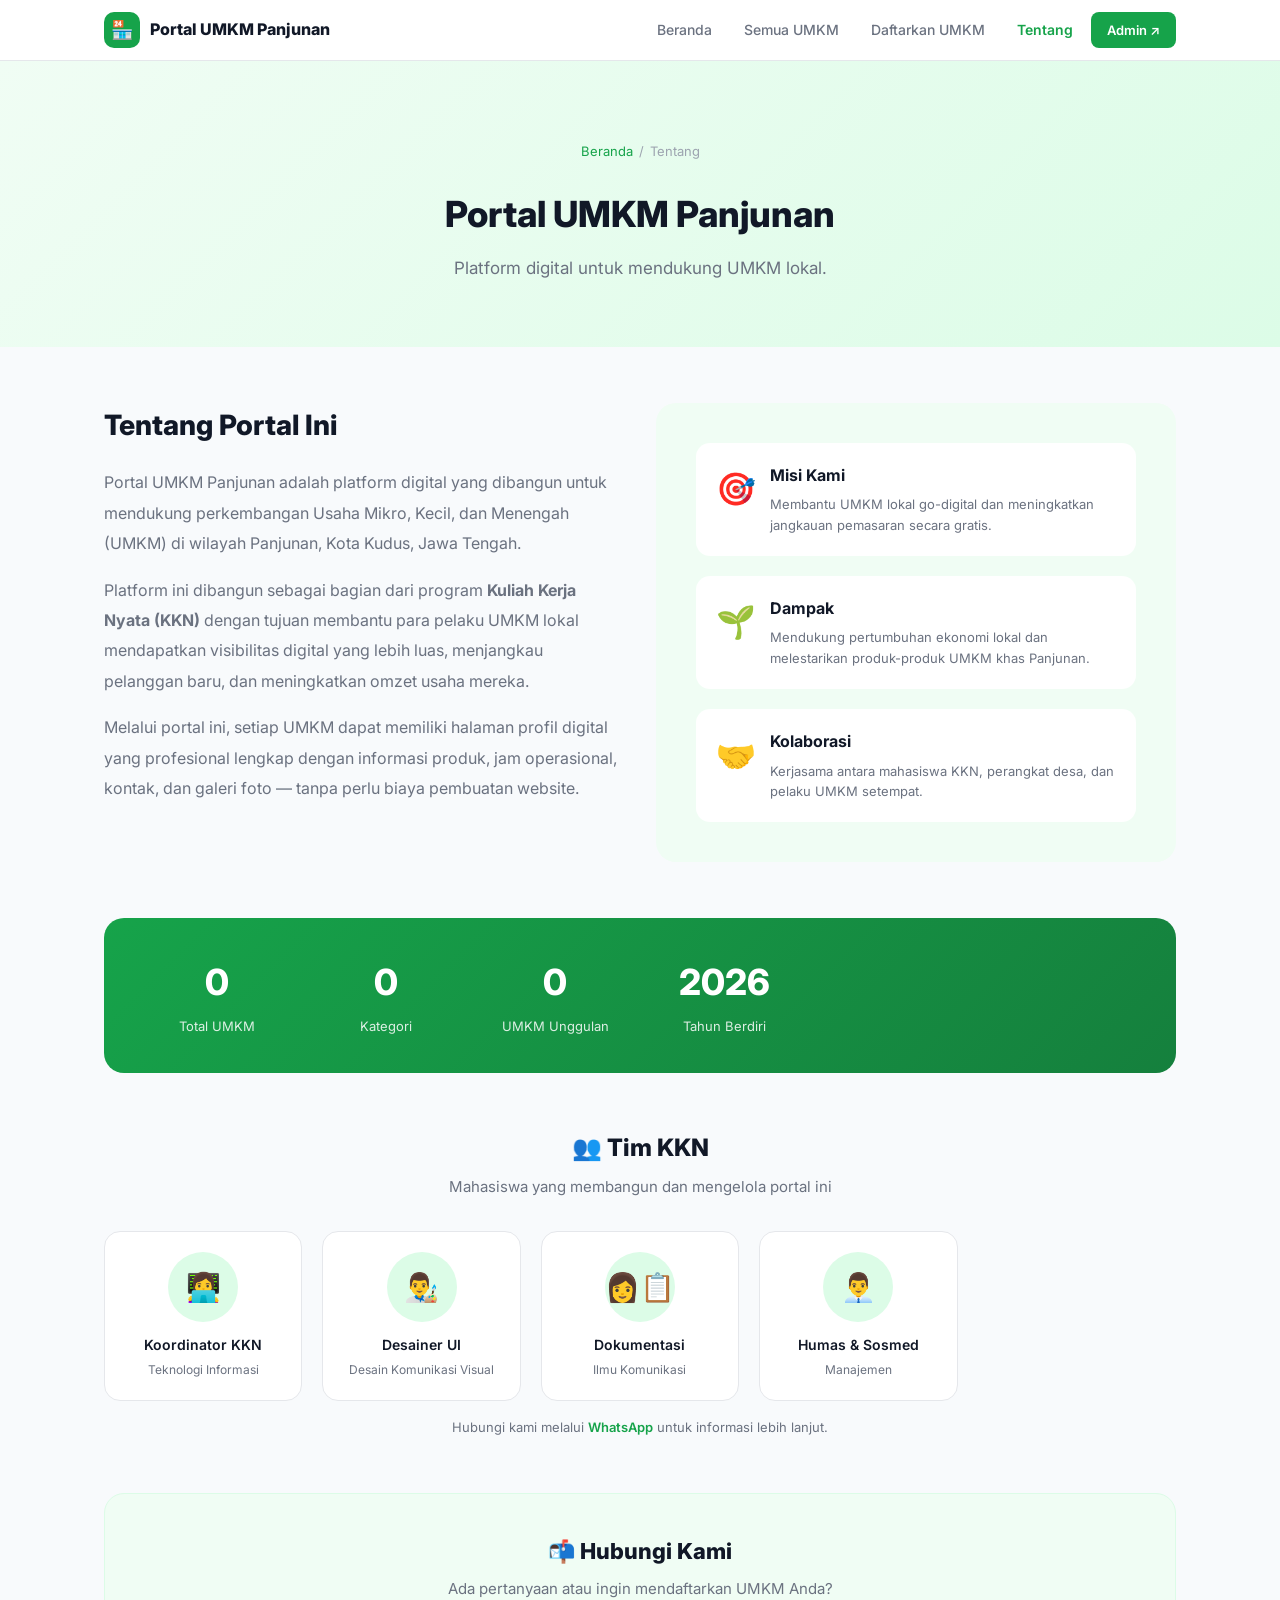
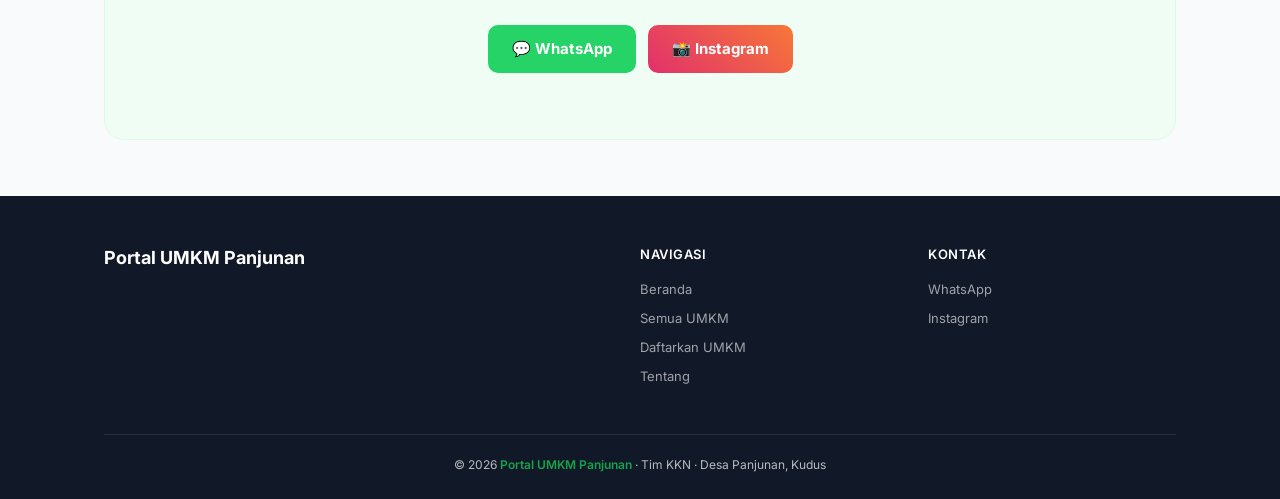
<file: public/tentang.html>
<!DOCTYPE html>
<html lang="id">
<head>
<meta charset="UTF-8">
<meta name="viewport" content="width=device-width,initial-scale=1">
<title>Tentang — Portal UMKM Panjunan</title>
<link rel="stylesheet" href="../assets/css/public.css">
</head>
<body>

<nav class="nav">
  <div class="nav-inner">
    <a href="index.html" class="nav-logo">
      <div class="logo-box">🏪</div>
      <span id="namaPortalNav">Portal UMKM Panjunan</span>
    </a>
    <div class="nav-links">
      <a href="index.html" class="nav-link">Beranda</a>
      <a href="umkm-list.html" class="nav-link">Semua UMKM</a>
      <a href="daftar-umkm.html" class="nav-link">Daftarkan UMKM</a>
      <a href="tentang.html" class="nav-link active">Tentang</a>
      <a href="../admin/dashboard.html" class="nav-admin">Admin ↗</a>
    </div>
    <button class="nav-hamburger" id="hamburger">☰</button>
  </div>
  <div class="mobile-menu" id="mobileMenu">
    <a href="index.html">Beranda</a>
    <a href="umkm-list.html">Semua UMKM</a>
    <a href="daftar-umkm.html">Daftarkan UMKM</a>
    <a href="tentang.html">Tentang</a>
  </div>
</nav>

<!-- Hero -->
<div class="tentang-hero">
  <div class="container">
    <div class="breadcrumb" style="justify-content:center;margin-bottom:16px"><a href="index.html">Beranda</a><span>/</span><span>Tentang</span></div>
    <h1 id="namaPortalHero">Portal UMKM Panjunan</h1>
    <p id="deskPortal">Platform digital untuk mendukung UMKM lokal.</p>
  </div>
</div>

<div class="container">

  <!-- Tentang Portal -->
  <div class="tentang-grid">
    <div>
      <h2 style="font-size:28px;font-weight:800;margin-bottom:20px">Tentang Portal Ini</h2>
      <p style="color:var(--text-2);line-height:1.9;font-size:16px;margin-bottom:16px">
        Portal UMKM Panjunan adalah platform digital yang dibangun untuk mendukung perkembangan Usaha Mikro, Kecil, dan Menengah (UMKM) di wilayah Panjunan, Kota Kudus, Jawa Tengah.
      </p>
      <p style="color:var(--text-2);line-height:1.9;font-size:16px;margin-bottom:16px">
        Platform ini dibangun sebagai bagian dari program <strong>Kuliah Kerja Nyata (KKN)</strong> dengan tujuan membantu para pelaku UMKM lokal mendapatkan visibilitas digital yang lebih luas, menjangkau pelanggan baru, dan meningkatkan omzet usaha mereka.
      </p>
      <p style="color:var(--text-2);line-height:1.9;font-size:16px">
        Melalui portal ini, setiap UMKM dapat memiliki halaman profil digital yang profesional lengkap dengan informasi produk, jam operasional, kontak, dan galeri foto — tanpa perlu biaya pembuatan website.
      </p>
    </div>
    <div style="background:var(--green-50);border-radius:20px;padding:40px;display:flex;flex-direction:column;gap:20px">
      <div style="background:var(--white);border-radius:14px;padding:20px;display:flex;gap:14px;align-items:flex-start">
        <div style="font-size:32px;flex-shrink:0">🎯</div>
        <div>
          <h3 style="font-size:16px;font-weight:700;margin-bottom:6px">Misi Kami</h3>
          <p style="font-size:13px;color:var(--text-2)">Membantu UMKM lokal go-digital dan meningkatkan jangkauan pemasaran secara gratis.</p>
        </div>
      </div>
      <div style="background:var(--white);border-radius:14px;padding:20px;display:flex;gap:14px;align-items:flex-start">
        <div style="font-size:32px;flex-shrink:0">🌱</div>
        <div>
          <h3 style="font-size:16px;font-weight:700;margin-bottom:6px">Dampak</h3>
          <p style="font-size:13px;color:var(--text-2)">Mendukung pertumbuhan ekonomi lokal dan melestarikan produk-produk UMKM khas Panjunan.</p>
        </div>
      </div>
      <div style="background:var(--white);border-radius:14px;padding:20px;display:flex;gap:14px;align-items:flex-start">
        <div style="font-size:32px;flex-shrink:0">🤝</div>
        <div>
          <h3 style="font-size:16px;font-weight:700;margin-bottom:6px">Kolaborasi</h3>
          <p style="font-size:13px;color:var(--text-2)">Kerjasama antara mahasiswa KKN, perangkat desa, dan pelaku UMKM setempat.</p>
        </div>
      </div>
    </div>
  </div>

  <!-- Stats -->
  <div style="display:grid;grid-template-columns:repeat(auto-fill,minmax(150px,1fr));gap:16px;background:linear-gradient(135deg,var(--green),var(--green-dark));border-radius:20px;padding:36px;margin-bottom:56px">
    <div style="text-align:center;color:#fff">
      <div style="font-size:36px;font-weight:800" id="statTotal">0</div>
      <div style="font-size:13px;opacity:.85;margin-top:4px">Total UMKM</div>
    </div>
    <div style="text-align:center;color:#fff">
      <div style="font-size:36px;font-weight:800" id="statKat">0</div>
      <div style="font-size:13px;opacity:.85;margin-top:4px">Kategori</div>
    </div>
    <div style="text-align:center;color:#fff">
      <div style="font-size:36px;font-weight:800" id="statFeatured">0</div>
      <div style="font-size:13px;opacity:.85;margin-top:4px">UMKM Unggulan</div>
    </div>
    <div style="text-align:center;color:#fff">
      <div style="font-size:36px;font-weight:800">2026</div>
      <div style="font-size:13px;opacity:.85;margin-top:4px">Tahun Berdiri</div>
    </div>
  </div>

  <!-- Tim KKN -->
  <div style="margin-bottom:56px">
    <h2 style="font-size:24px;font-weight:800;text-align:center;margin-bottom:8px">👥 Tim KKN</h2>
    <p style="text-align:center;color:var(--text-2);margin-bottom:32px">Mahasiswa yang membangun dan mengelola portal ini</p>
    <div class="team-grid">
      <div class="team-card"><div class="team-avatar">👩‍💻</div><h4>Koordinator KKN</h4><p>Teknologi Informasi</p></div>
      <div class="team-card"><div class="team-avatar">👨‍🎨</div><h4>Desainer UI</h4><p>Desain Komunikasi Visual</p></div>
      <div class="team-card"><div class="team-avatar">👩‍📋</div><h4>Dokumentasi</h4><p>Ilmu Komunikasi</p></div>
      <div class="team-card"><div class="team-avatar">👨‍💼</div><h4>Humas & Sosmed</h4><p>Manajemen</p></div>
    </div>
    <p style="text-align:center;color:var(--text-2);font-size:13px;margin-top:16px">Hubungi kami melalui <a href="#" id="kontakWa" style="color:var(--green);font-weight:600">WhatsApp</a> untuk informasi lebih lanjut.</p>
  </div>

  <!-- Kontak Desa -->
  <div style="background:var(--green-50);border:1px solid var(--green-light);border-radius:20px;padding:40px;margin-bottom:56px;text-align:center">
    <h2 style="font-size:22px;font-weight:800;margin-bottom:8px">📬 Hubungi Kami</h2>
    <p style="color:var(--text-2);margin-bottom:24px">Ada pertanyaan atau ingin mendaftarkan UMKM Anda?</p>
    <div style="display:flex;gap:12px;justify-content:center;flex-wrap:wrap">
      <a id="ctaWa" href="#" class="cta-wa" style="display:inline-flex;padding:12px 24px;border-radius:10px">💬 WhatsApp</a>
      <a id="ctaIg" href="#" class="cta-ig" style="display:inline-flex;padding:12px 24px;border-radius:10px">📸 Instagram</a>
    </div>
    <p style="margin-top:16px;font-size:14px;color:var(--text-2)" id="kontakAlamat"></p>
  </div>

</div>

<footer class="footer">
  <div class="footer-inner">
    <div class="footer-grid">
      <div class="footer-brand"><h3 id="footerNama">Portal UMKM Panjunan</h3><p id="footerDesc"></p></div>
      <div class="footer-col"><h4>Navigasi</h4><a href="index.html">Beranda</a><a href="umkm-list.html">Semua UMKM</a><a href="daftar-umkm.html">Daftarkan UMKM</a><a href="tentang.html">Tentang</a></div>
      <div class="footer-col"><h4>Kontak</h4><a id="footerWa" href="#">WhatsApp</a><a id="footerIg" href="#">Instagram</a></div>
    </div>
    <div class="footer-bottom">© 2026 <span>Portal UMKM Panjunan</span> · Tim KKN · Desa Panjunan, Kudus</div>
  </div>
</footer>

<script src="../config.js"></script>
<script src="../assets/js/gas.js"></script>
<script src="../assets/js/storage.js"></script>
<script src="../assets/js/utils.js"></script>
<script>
  const settings = Storage.getSettings();
  const s = settings;
  document.getElementById('namaPortalNav').textContent = s.namaPortal || 'Portal UMKM Panjunan';
  document.getElementById('namaPortalHero').textContent = s.namaPortal || 'Portal UMKM Panjunan';
  document.getElementById('deskPortal').textContent = s.deskripsiPortal || '';
  document.getElementById('footerNama').textContent = s.namaPortal || '';
  document.getElementById('footerDesc').textContent = s.deskripsiPortal || '';
  document.getElementById('kontakAlamat').textContent = s.alamat || '';
  if (s.whatsapp) {
    const wa = Utils.waLink(s.whatsapp);
    document.getElementById('ctaWa').href = wa;
    document.getElementById('footerWa').href = wa;
    document.getElementById('kontakWa').href = wa;
  }
  if (s.instagram) {
    const ig = Utils.igLink(s.instagram);
    document.getElementById('ctaIg').href = ig;
    document.getElementById('footerIg').href = ig;
  }

  const all = Storage.getPublishedUmkm();
  const cats = Storage.getCategories();
  document.getElementById('statTotal').textContent = all.length;
  document.getElementById('statKat').textContent = cats.length;
  document.getElementById('statFeatured').textContent = all.filter(u => u.featured).length;

  document.getElementById('hamburger').onclick = () => document.getElementById('mobileMenu').classList.toggle('open');
</script>
</body>
</html>
</file>
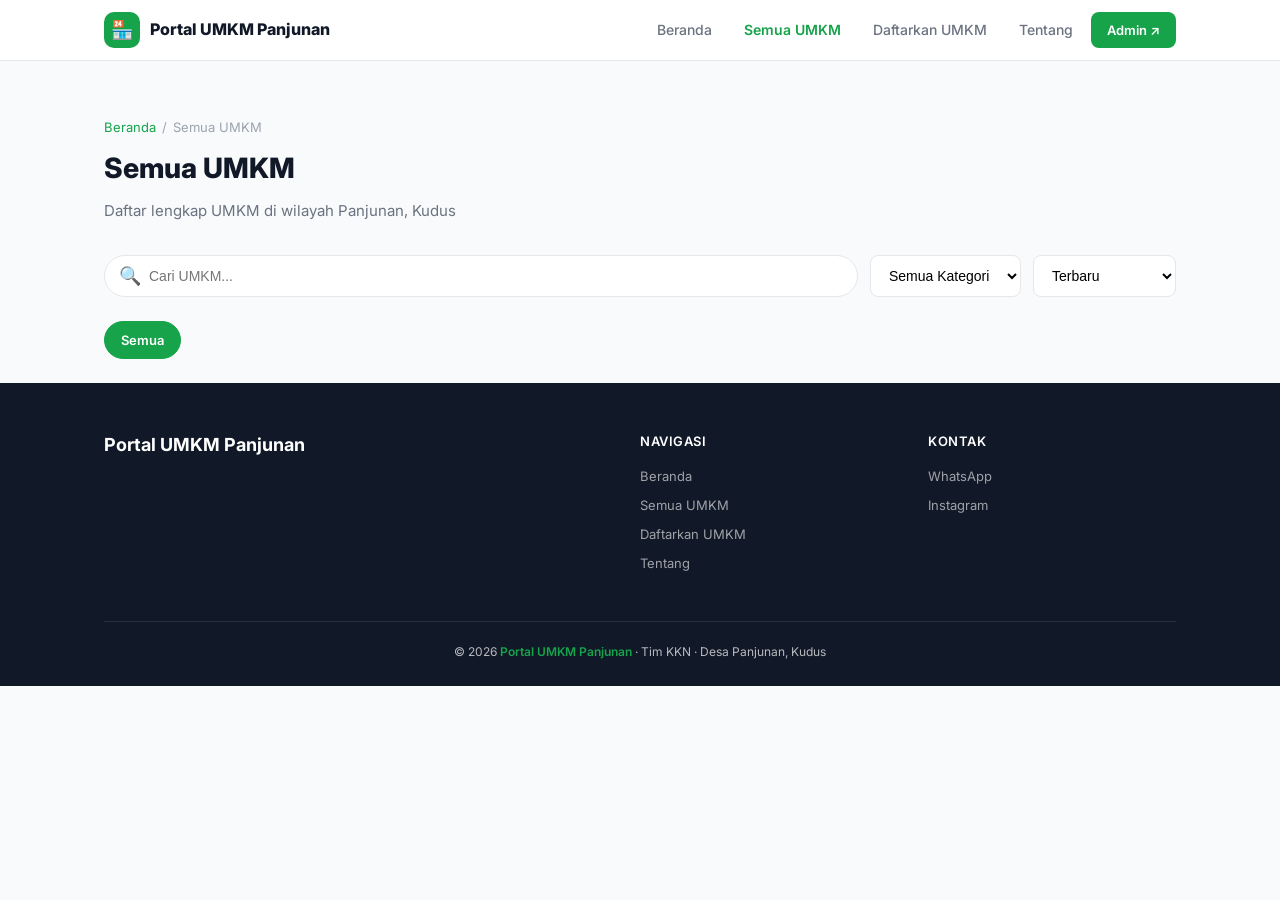
<file: public/umkm-list.html>
<!DOCTYPE html>
<html lang="id">
<head>
<meta charset="UTF-8">
<meta name="viewport" content="width=device-width,initial-scale=1">
<title>Semua UMKM — Portal UMKM Panjunan</title>
<link rel="stylesheet" href="../assets/css/public.css">
</head>
<body>

<nav class="nav">
  <div class="nav-inner">
    <a href="index.html" class="nav-logo">
      <div class="logo-box">🏪</div>
      <span id="namaPortalNav">Portal UMKM Panjunan</span>
    </a>
    <div class="nav-links">
      <a href="index.html" class="nav-link">Beranda</a>
      <a href="umkm-list.html" class="nav-link active">Semua UMKM</a>
      <a href="daftar-umkm.html" class="nav-link">Daftarkan UMKM</a>
      <a href="tentang.html" class="nav-link">Tentang</a>
      <a href="../admin/dashboard.html" class="nav-admin">Admin ↗</a>
    </div>
    <button class="nav-hamburger" id="hamburger">☰</button>
  </div>
  <div class="mobile-menu" id="mobileMenu">
    <a href="index.html">Beranda</a>
    <a href="umkm-list.html">Semua UMKM</a>
    <a href="daftar-umkm.html">Daftarkan UMKM</a>
    <a href="tentang.html">Tentang</a>
  </div>
</nav>

<div class="container">
  <div class="list-header">
    <div class="breadcrumb"><a href="index.html">Beranda</a><span>/</span><span>Semua UMKM</span></div>
    <h1>Semua UMKM</h1>
    <p style="color:var(--text-2)" id="subtitleCount">Daftar lengkap UMKM di wilayah Panjunan, Kudus</p>
  </div>

  <!-- Filter -->
  <div class="list-filter-bar">
    <div class="list-search">
      <span class="icon">🔍</span>
      <input type="text" id="searchInput" placeholder="Cari UMKM...">
    </div>
    <select class="list-select" id="filterKat">
      <option value="">Semua Kategori</option>
    </select>
    <select class="list-select" id="sortSelect">
      <option value="terbaru">Terbaru</option>
      <option value="nama">Nama A-Z</option>
      <option value="featured">Unggulan Dulu</option>
    </select>
  </div>

  <!-- Category chips -->
  <div class="cat-chips" id="catChips" style="margin-bottom:24px">
    <div class="cat-chip active" data-id="">Semua</div>
  </div>

  <!-- Grid -->
  <div class="umkm-grid" id="umkmGrid"></div>
  <div id="emptyState" class="empty" style="display:none">
    <div class="icon">🔍</div>
    <h3>Tidak ada UMKM</h3>
    <p>Coba kata kunci atau filter lain.</p>
  </div>
</div>

<footer class="footer">
  <div class="footer-inner">
    <div class="footer-grid">
      <div class="footer-brand"><h3 id="footerNama">Portal UMKM Panjunan</h3><p id="footerDesc"></p></div>
      <div class="footer-col"><h4>Navigasi</h4><a href="index.html">Beranda</a><a href="umkm-list.html">Semua UMKM</a><a href="daftar-umkm.html">Daftarkan UMKM</a><a href="tentang.html">Tentang</a></div>
      <div class="footer-col"><h4>Kontak</h4><a id="footerWa" href="#">WhatsApp</a><a id="footerIg" href="#">Instagram</a></div>
    </div>
    <div class="footer-bottom">© 2026 <span>Portal UMKM Panjunan</span> · Tim KKN · Desa Panjunan, Kudus</div>
  </div>
</footer>

<script src="../config.js"></script>
<script src="../assets/js/gas.js"></script>
<script src="../assets/js/storage.js"></script>
<script src="../assets/js/utils.js"></script>
<script>
  const settings = Storage.getSettings();
  document.getElementById('namaPortalNav').textContent = settings.namaPortal || 'Portal UMKM Panjunan';
  document.title = `Semua UMKM — ${settings.namaPortal || 'Portal UMKM'}`;
  document.getElementById('footerNama').textContent = settings.namaPortal || '';
  document.getElementById('footerDesc').textContent = settings.deskripsiPortal || '';
  if (settings.whatsapp) document.getElementById('footerWa').href = Utils.waLink(settings.whatsapp);
  if (settings.instagram) document.getElementById('footerIg').href = Utils.igLink(settings.instagram);

  const cats = Storage.getCategories();
  let selectedKat = Utils.getParam('kat') || '';
  let searchQ = Utils.getParam('q') || '';

  // Category filter
  const filterKat = document.getElementById('filterKat');
  const chips = document.getElementById('catChips');
  cats.forEach(c => {
    const o = document.createElement('option'); o.value = c.id; o.textContent = `${c.ikon} ${c.nama}`; filterKat.appendChild(o);
    const chip = document.createElement('div'); chip.className = 'cat-chip' + (c.id === selectedKat ? ' active' : ''); chip.dataset.id = c.id; chip.textContent = `${c.ikon} ${c.nama}`; chips.appendChild(chip);
  });
  if (selectedKat) { filterKat.value = selectedKat; document.querySelector('.cat-chip[data-id=""]').classList.remove('active'); }
  if (searchQ) document.getElementById('searchInput').value = searchQ;

  chips.addEventListener('click', function(e) {
    const chip = e.target.closest('.cat-chip');
    if (!chip) return;
    document.querySelectorAll('.cat-chip').forEach(c => c.classList.remove('active'));
    chip.classList.add('active');
    selectedKat = chip.dataset.id;
    filterKat.value = selectedKat;
    render();
  });
  filterKat.onchange = function() {
    selectedKat = this.value;
    document.querySelectorAll('.cat-chip').forEach(c => c.classList.toggle('active', c.dataset.id === selectedKat));
    render();
  };

  document.getElementById('searchInput').addEventListener('input', function() { searchQ = this.value.toLowerCase(); render(); });
  document.getElementById('sortSelect').addEventListener('change', render);

  function render() {
    let data = Storage.getPublishedUmkm();
    if (selectedKat) data = data.filter(u => u.kategori === selectedKat);
    if (searchQ) data = data.filter(u => u.nama.toLowerCase().includes(searchQ) || (u.deskripsi||'').toLowerCase().includes(searchQ) || (u.alamat||'').toLowerCase().includes(searchQ));
    const sort = document.getElementById('sortSelect').value;
    if (sort === 'nama') data.sort((a,b) => a.nama.localeCompare(b.nama));
    else if (sort === 'featured') data.sort((a,b) => (b.featured?1:0) - (a.featured?1:0));
    else data.sort((a,b) => b.updatedAt.localeCompare(a.updatedAt));

    document.getElementById('subtitleCount').textContent = `${data.length} UMKM ditemukan`;
    const grid = document.getElementById('umkmGrid');
    const empty = document.getElementById('emptyState');
    if (data.length === 0) { grid.innerHTML = ''; empty.style.display = 'block'; return; }
    empty.style.display = 'none';
    grid.innerHTML = data.map(u => {
      const cat = cats.find(c => c.id === u.kategori);
      return `<div class="umkm-card" onclick="window.location='detail.html?slug=${u.slug}'">
        <div class="card-banner">
          ${u.banner ? `<img src="${u.banner}" loading="lazy">` : `<div class="card-banner-placeholder" style="background:${u.warnaUtama}22">🏪</div>`}
          ${u.featured ? '<span class="featured-badge">⭐ Unggulan</span>' : ''}
        </div>
        <div class="card-logo-wrap">
          <div class="card-logo" style="background:${u.warnaUtama}22;color:${u.warnaUtama}">
            ${u.logo ? `<img src="${u.logo}">` : u.nama.charAt(0)}
          </div>
        </div>
        <div class="card-body">
          <div class="card-kategori">${cat ? `${cat.ikon} ${cat.nama}` : u.kategori}</div>
          <div class="card-nama">${u.nama}</div>
          <div class="card-desc">${u.deskripsi || 'Belum ada deskripsi.'}</div>
          <div class="card-footer">
            <div class="card-alamat">📍 ${u.alamat || 'Panjunan, Kudus'}</div>
            <span class="card-action" style="background:${u.warnaUtama}">Lihat →</span>
          </div>
        </div>
      </div>`;
    }).join('');
  }

  document.getElementById('hamburger').onclick = () => document.getElementById('mobileMenu').classList.toggle('open');
  render();
</script>
</body>
</html>
</file>
<file: assets/css/admin.css>
/* ============================================================
   admin.css — Gaya Panel Admin Smart UMKM Panjunan
   ============================================================ */

@import url('https://fonts.googleapis.com/css2?family=Inter:wght@300;400;500;600;700&display=swap');

*, *::before, *::after { box-sizing: border-box; margin: 0; padding: 0; }

:root {
  --green: #16a34a;
  --green-dark: #15803d;
  --green-light: #dcfce7;
  --green-50: #f0fdf4;
  --bg: #f4f6f9;
  --white: #ffffff;
  --border: #e5e7eb;
  --text: #111827;
  --text-2: #6b7280;
  --text-3: #9ca3af;
  --sidebar-w: 240px;
  --radius: 12px;
  --radius-sm: 8px;
  --shadow: 0 1px 3px rgba(0,0,0,.08), 0 1px 2px rgba(0,0,0,.06);
  --shadow-md: 0 4px 12px rgba(0,0,0,.1);
}

body { font-family: 'Inter', system-ui, sans-serif; background: var(--bg); color: var(--text); min-height: 100vh; font-size: 14px; line-height: 1.5; }

a { color: inherit; text-decoration: none; }
img { max-width: 100%; display: block; }
input, textarea, select, button { font-family: inherit; font-size: 14px; }

/* ---- Login Page ---- */
.login-page { min-height: 100vh; display: flex; align-items: center; justify-content: center; background: linear-gradient(135deg, #f0fdf4 0%, #dcfce7 100%); }
.login-card { background: var(--white); border-radius: 20px; padding: 48px 40px; width: 100%; max-width: 400px; box-shadow: 0 8px 32px rgba(22,163,74,.12); }
.login-logo { text-align: center; margin-bottom: 32px; }
.login-logo .logo-icon { width: 56px; height: 56px; background: var(--green); border-radius: 16px; display: flex; align-items: center; justify-content: center; margin: 0 auto 12px; font-size: 28px; }
.login-logo h1 { font-size: 20px; font-weight: 700; color: var(--text); }
.login-logo p { font-size: 13px; color: var(--text-2); margin-top: 4px; }
.login-hint { background: var(--green-50); border: 1px solid var(--green-light); border-radius: var(--radius-sm); padding: 12px 16px; margin-bottom: 24px; font-size: 13px; color: var(--green-dark); }

/* ---- Layout ---- */
.layout { display: flex; min-height: 100vh; }

/* ---- Sidebar ---- */
.sidebar { width: var(--sidebar-w); background: var(--white); border-right: 1px solid var(--border); display: flex; flex-direction: column; position: fixed; top: 0; left: 0; height: 100vh; z-index: 100; transition: transform .3s; }
.sidebar-logo { padding: 20px 20px 16px; border-bottom: 1px solid var(--border); }
.sidebar-logo .logo-row { display: flex; align-items: center; gap: 10px; }
.sidebar-logo .logo-box { width: 36px; height: 36px; background: var(--green); border-radius: 10px; display: flex; align-items: center; justify-content: center; font-size: 18px; flex-shrink: 0; }
.sidebar-logo .logo-text h2 { font-size: 14px; font-weight: 700; color: var(--text); line-height: 1.2; }
.sidebar-logo .logo-text p { font-size: 11px; color: var(--text-2); }
.sidebar-nav { flex: 1; padding: 12px 12px; overflow-y: auto; }
.nav-section { margin-bottom: 8px; }
.nav-label { font-size: 10px; font-weight: 600; color: var(--text-3); text-transform: uppercase; letter-spacing: .8px; padding: 8px 8px 4px; }
.nav-item { display: flex; align-items: center; gap: 10px; padding: 9px 12px; border-radius: var(--radius-sm); color: var(--text-2); cursor: pointer; transition: all .15s; font-weight: 500; margin-bottom: 2px; }
.nav-item:hover { background: var(--green-50); color: var(--green); }
.nav-item.active { background: var(--green-light); color: var(--green-dark); font-weight: 600; }
.nav-item .nav-icon { font-size: 18px; width: 22px; text-align: center; flex-shrink: 0; }
.sidebar-footer { padding: 16px 12px; border-top: 1px solid var(--border); }
.logout-btn { display: flex; align-items: center; gap: 10px; padding: 9px 12px; border-radius: var(--radius-sm); color: #ef4444; cursor: pointer; font-weight: 500; transition: all .15s; width: 100%; background: none; border: none; }
.logout-btn:hover { background: #fef2f2; }

/* ---- Main Content ---- */
.main { margin-left: var(--sidebar-w); flex: 1; display: flex; flex-direction: column; min-height: 100vh; }
.topbar { background: var(--white); border-bottom: 1px solid var(--border); padding: 14px 28px; display: flex; align-items: center; justify-content: space-between; position: sticky; top: 0; z-index: 50; }
.topbar-left h2 { font-size: 16px; font-weight: 700; }
.topbar-left p { font-size: 12px; color: var(--text-2); margin-top: 1px; }
.topbar-right { display: flex; align-items: center; gap: 12px; }
.hamburger { display: none; background: none; border: none; cursor: pointer; padding: 4px; color: var(--text-2); }
.page-content { padding: 24px 28px; flex: 1; }

/* ---- Cards ---- */
.card { background: var(--white); border-radius: var(--radius); border: 1px solid var(--border); box-shadow: var(--shadow); }
.card-header { padding: 18px 20px; border-bottom: 1px solid var(--border); display: flex; align-items: center; justify-content: space-between; gap: 12px; }
.card-header h3 { font-size: 15px; font-weight: 700; }
.card-body { padding: 20px; }

/* ---- Stat Cards ---- */
.stats-grid { display: grid; grid-template-columns: repeat(4, 1fr); gap: 16px; margin-bottom: 24px; }
.stat-card { background: var(--white); border-radius: var(--radius); border: 1px solid var(--border); padding: 20px; box-shadow: var(--shadow); display: flex; align-items: center; gap: 16px; }
.stat-icon { width: 48px; height: 48px; border-radius: 12px; display: flex; align-items: center; justify-content: center; font-size: 24px; flex-shrink: 0; }
.stat-icon.green { background: var(--green-light); }
.stat-icon.blue { background: #dbeafe; }
.stat-icon.yellow { background: #fef9c3; }
.stat-icon.purple { background: #ede9fe; }
.stat-info h3 { font-size: 26px; font-weight: 700; line-height: 1; }
.stat-info p { font-size: 12px; color: var(--text-2); margin-top: 4px; }

/* ---- Dashboard Grid ---- */
.dash-grid { display: grid; grid-template-columns: 1fr 320px; gap: 20px; }

/* ---- Table ---- */
.table-wrap { overflow-x: auto; }
table { width: 100%; border-collapse: collapse; }
th { text-align: left; padding: 10px 16px; font-size: 12px; font-weight: 600; color: var(--text-2); text-transform: uppercase; letter-spacing: .5px; border-bottom: 1px solid var(--border); background: #fafafa; }
td { padding: 14px 16px; border-bottom: 1px solid var(--border); font-size: 13px; vertical-align: middle; }
tr:last-child td { border-bottom: none; }
tr:hover td { background: var(--green-50); }
.td-name { font-weight: 600; color: var(--text); }
.td-meta { font-size: 12px; color: var(--text-2); margin-top: 2px; }

/* ---- Badges ---- */
.badge { display: inline-flex; align-items: center; gap: 5px; padding: 3px 10px; border-radius: 20px; font-size: 12px; font-weight: 500; }
.badge-green { background: var(--green-light); color: var(--green-dark); }
.badge-gray { background: #f3f4f6; color: var(--text-2); }
.badge-yellow { background: #fef9c3; color: #713f12; }
.badge-red { background: #fee2e2; color: #b91c1c; }
.badge-blue { background: #dbeafe; color: #1d4ed8; }
.badge-dot::before { content: ''; width: 6px; height: 6px; border-radius: 50%; background: currentColor; display: inline-block; }

/* ---- Buttons ---- */
.btn { display: inline-flex; align-items: center; gap: 6px; padding: 9px 16px; border-radius: var(--radius-sm); font-weight: 600; cursor: pointer; transition: all .15s; border: none; font-size: 13px; }
.btn-primary { background: var(--green); color: #fff; }
.btn-primary:hover { background: var(--green-dark); }
.btn-outline { background: transparent; color: var(--text-2); border: 1px solid var(--border); }
.btn-outline:hover { background: var(--bg); color: var(--text); }
.btn-danger { background: transparent; color: #ef4444; border: 1px solid #fecaca; }
.btn-danger:hover { background: #fee2e2; }
.btn-ghost { background: none; border: none; color: var(--text-2); padding: 6px 8px; }
.btn-ghost:hover { color: var(--text); background: var(--bg); border-radius: 6px; }
.btn-sm { padding: 6px 12px; font-size: 12px; }
.btn-lg { padding: 12px 24px; font-size: 15px; }
.btn-icon { width: 32px; height: 32px; padding: 0; justify-content: center; border-radius: 8px; }
.btn-group { display: flex; gap: 6px; }

/* ---- Forms ---- */
.form-group { margin-bottom: 20px; }
.form-label { display: block; font-size: 13px; font-weight: 600; color: var(--text); margin-bottom: 6px; }
.form-label span { color: #ef4444; margin-left: 2px; }
.form-hint { font-size: 11px; color: var(--text-2); margin-top: 4px; }
.form-input, .form-select, .form-textarea { width: 100%; padding: 10px 14px; border: 1px solid var(--border); border-radius: var(--radius-sm); background: var(--white); color: var(--text); transition: border-color .15s; }
.form-input:focus, .form-select:focus, .form-textarea:focus { outline: none; border-color: var(--green); box-shadow: 0 0 0 3px rgba(22,163,74,.1); }
.form-textarea { resize: vertical; min-height: 100px; }
.form-row { display: grid; gap: 16px; }
.form-row-2 { grid-template-columns: 1fr 1fr; }
.form-row-3 { grid-template-columns: 1fr 1fr 1fr; }
.input-group { position: relative; }
.input-prefix { position: absolute; left: 12px; top: 50%; transform: translateY(-50%); color: var(--text-2); font-size: 13px; }
.input-group .form-input { padding-left: 36px; }
.color-input-row { display: flex; align-items: center; gap: 10px; }
.color-input-row input[type=color] { width: 44px; height: 38px; padding: 2px; border: 1px solid var(--border); border-radius: var(--radius-sm); cursor: pointer; }

/* ---- Tabs ---- */
.tabs { display: flex; gap: 2px; background: var(--bg); border-radius: 10px; padding: 4px; margin-bottom: 24px; }
.tab-btn { flex: 1; padding: 8px 12px; border: none; background: none; border-radius: 8px; font-size: 13px; font-weight: 500; color: var(--text-2); cursor: pointer; transition: all .15s; text-align: center; white-space: nowrap; }
.tab-btn.active { background: var(--white); color: var(--text); font-weight: 600; box-shadow: var(--shadow); }
.tab-panel { display: none; }
.tab-panel.active { display: block; }

/* ---- Upload Areas ---- */
.upload-area { border: 2px dashed var(--border); border-radius: var(--radius); padding: 32px; text-align: center; cursor: pointer; transition: all .15s; background: #fafafa; }
.upload-area:hover, .upload-area.dragover { border-color: var(--green); background: var(--green-50); }
.upload-area .upload-icon { font-size: 36px; margin-bottom: 12px; }
.upload-area p { color: var(--text-2); font-size: 13px; }
.upload-area strong { color: var(--green); }
.upload-preview { position: relative; border-radius: var(--radius-sm); overflow: hidden; }
.upload-preview img { width: 100%; height: 200px; object-fit: cover; border-radius: var(--radius-sm); border: 1px solid var(--border); }
.upload-preview .upload-remove { position: absolute; top: 8px; right: 8px; background: rgba(0,0,0,.6); color: #fff; border: none; border-radius: 6px; padding: 4px 8px; cursor: pointer; font-size: 12px; }
.upload-logo-preview img { width: 100%; height: 120px; object-fit: contain; border-radius: var(--radius-sm); border: 1px solid var(--border); background: #fafafa; padding: 8px; }

/* ---- Galeri Grid ---- */
.galeri-grid { display: grid; grid-template-columns: repeat(auto-fill, minmax(120px, 1fr)); gap: 10px; }
.galeri-item { position: relative; aspect-ratio: 1; }
.galeri-item img { width: 100%; height: 100%; object-fit: cover; border-radius: 8px; border: 1px solid var(--border); }
.galeri-item .remove { position: absolute; top: 4px; right: 4px; width: 22px; height: 22px; background: rgba(0,0,0,.7); color: #fff; border: none; border-radius: 50%; cursor: pointer; font-size: 12px; display: flex; align-items: center; justify-content: center; line-height: 1; }

/* ---- Produk List ---- */
.produk-list { display: flex; flex-direction: column; gap: 12px; }
.produk-item { border: 1px solid var(--border); border-radius: var(--radius-sm); padding: 14px; background: #fafafa; display: grid; grid-template-columns: 80px 1fr auto; gap: 12px; align-items: start; }
.produk-item img { width: 80px; height: 80px; object-fit: cover; border-radius: 8px; border: 1px solid var(--border); }
.produk-add { border: 1px dashed var(--border); border-radius: var(--radius-sm); padding: 16px; text-align: center; cursor: pointer; color: var(--text-2); font-size: 13px; transition: all .15s; }
.produk-add:hover { border-color: var(--green); color: var(--green); background: var(--green-50); }

/* ---- Jam Operasional ---- */
.jam-grid { display: flex; flex-direction: column; gap: 10px; }
.jam-row { display: grid; grid-template-columns: 100px 1fr; align-items: center; gap: 12px; }
.jam-row label { font-size: 13px; font-weight: 600; color: var(--text-2); }
.jam-tutup { color: #ef4444; font-size: 13px; }

/* ---- Template Picker ---- */
.template-grid { display: grid; grid-template-columns: repeat(2, 1fr); gap: 14px; }
.template-card { border: 2px solid var(--border); border-radius: var(--radius); overflow: hidden; cursor: pointer; transition: all .15s; }
.template-card:hover { border-color: var(--green); }
.template-card.selected { border-color: var(--green); box-shadow: 0 0 0 3px rgba(22,163,74,.15); }
.template-thumb { height: 120px; display: flex; align-items: center; justify-content: center; font-size: 13px; font-weight: 600; color: var(--white); }
.template-label { padding: 10px 14px; font-size: 13px; font-weight: 600; display: flex; align-items: center; justify-content: space-between; }
.template-label .check { color: var(--green); display: none; }
.template-card.selected .check { display: block; }

/* ---- Publish Panel ---- */
.publish-panel { background: var(--green-50); border: 1px solid var(--green-light); border-radius: var(--radius); padding: 20px; }
.publish-steps { margin-top: 16px; display: flex; flex-direction: column; gap: 10px; }
.publish-step { display: flex; align-items: center; gap: 12px; padding: 10px 14px; border-radius: var(--radius-sm); background: var(--white); border: 1px solid var(--border); font-size: 13px; }
.step-icon { width: 28px; height: 28px; border-radius: 50%; display: flex; align-items: center; justify-content: center; font-size: 14px; flex-shrink: 0; background: #f3f4f6; }
.step-icon.done { background: var(--green); color: #fff; }
.step-icon.loading { background: #fef9c3; animation: pulse 1s infinite; }
.step-icon.error { background: #fee2e2; color: #ef4444; }
@keyframes pulse { 0%,100%{opacity:1} 50%{opacity:.5} }

/* ---- Search & Filter ---- */
.filter-bar { display: flex; align-items: center; gap: 12px; padding: 16px 20px; border-bottom: 1px solid var(--border); flex-wrap: wrap; }
.search-input-wrap { position: relative; flex: 1; min-width: 200px; }
.search-input-wrap .icon { position: absolute; left: 12px; top: 50%; transform: translateY(-50%); font-size: 16px; color: var(--text-2); pointer-events: none; }
.search-input-wrap input { width: 100%; padding: 9px 12px 9px 38px; border: 1px solid var(--border); border-radius: var(--radius-sm); }
.search-input-wrap input:focus { outline: none; border-color: var(--green); }
.filter-select { padding: 9px 12px; border: 1px solid var(--border); border-radius: var(--radius-sm); background: var(--white); color: var(--text); min-width: 130px; }

/* ---- Empty State ---- */
.empty-state { padding: 60px 20px; text-align: center; color: var(--text-2); }
.empty-state .empty-icon { font-size: 48px; margin-bottom: 12px; }
.empty-state h3 { font-size: 16px; font-weight: 600; color: var(--text); margin-bottom: 6px; }
.empty-state p { font-size: 13px; }

/* ---- Preview Viewport ---- */
.preview-frame-wrap { border: 1px solid var(--border); border-radius: var(--radius); overflow: hidden; background: var(--bg); }
.preview-topbar { background: var(--white); border-bottom: 1px solid var(--border); padding: 10px 16px; display: flex; align-items: center; gap: 12px; }
.preview-dots { display: flex; gap: 6px; }
.preview-dots span { width: 10px; height: 10px; border-radius: 50%; }
.preview-url { flex: 1; background: var(--bg); border-radius: 20px; padding: 4px 12px; font-size: 12px; color: var(--text-2); border: 1px solid var(--border); }
.preview-viewport-btns { display: flex; gap: 6px; }
.viewport-btn { background: none; border: 1px solid var(--border); border-radius: 6px; padding: 5px 10px; cursor: pointer; color: var(--text-2); font-size: 13px; }
.viewport-btn.active { background: var(--green); color: #fff; border-color: var(--green); }
iframe.preview-iframe { border: none; width: 100%; transition: width .3s; display: block; }

/* ---- Settings ---- */
.settings-sidebar { display: flex; flex-direction: column; gap: 4px; }
.settings-nav-item { display: flex; align-items: center; gap: 10px; padding: 10px 14px; border-radius: var(--radius-sm); cursor: pointer; font-size: 13px; font-weight: 500; color: var(--text-2); border: none; background: none; text-align: left; width: 100%; }
.settings-nav-item:hover { background: var(--green-50); color: var(--green); }
.settings-nav-item.active { background: var(--green-light); color: var(--green-dark); font-weight: 600; }

/* ---- Recent List ---- */
.recent-item { display: flex; align-items: center; gap: 12px; padding: 12px 0; border-bottom: 1px solid var(--border); }
.recent-item:last-child { border-bottom: none; }
.recent-avatar { width: 40px; height: 40px; border-radius: 10px; object-fit: cover; flex-shrink: 0; }
.recent-info { flex: 1; }
.recent-info strong { font-size: 13px; display: block; }
.recent-info span { font-size: 12px; color: var(--text-2); }

/* ---- Toast ---- */
.toast { position: fixed; bottom: 24px; right: 24px; z-index: 9999; background: var(--white); border: 1px solid var(--border); border-radius: var(--radius-sm); padding: 12px 20px; display: flex; align-items: center; gap: 10px; box-shadow: var(--shadow-md); font-size: 14px; font-weight: 500; transform: translateY(20px); opacity: 0; transition: all .25s; pointer-events: none; }
.toast.show { transform: none; opacity: 1; pointer-events: auto; }
.toast-success { border-left: 4px solid var(--green); }
.toast-success span { color: var(--green); font-weight: 700; }
.toast-error { border-left: 4px solid #ef4444; }
.toast-error span { color: #ef4444; font-weight: 700; }

/* ---- Modals ---- */
.modal-overlay { position: fixed; inset: 0; background: rgba(0,0,0,.4); z-index: 200; display: flex; align-items: center; justify-content: center; padding: 20px; opacity: 0; pointer-events: none; transition: opacity .2s; }
.modal-overlay.open { opacity: 1; pointer-events: auto; }
.modal { background: var(--white); border-radius: var(--radius); padding: 28px; width: 100%; max-width: 480px; box-shadow: var(--shadow-md); transform: scale(.95); transition: transform .2s; }
.modal-overlay.open .modal { transform: scale(1); }
.modal-header { display: flex; align-items: center; justify-content: space-between; margin-bottom: 20px; }
.modal-header h3 { font-size: 17px; font-weight: 700; }
.modal-close { background: none; border: none; font-size: 20px; cursor: pointer; color: var(--text-2); line-height: 1; padding: 4px; }
.modal-footer { display: flex; justify-content: flex-end; gap: 10px; margin-top: 24px; }

/* ---- Settings Layout ---- */
.settings-layout {
  display: grid;
  grid-template-columns: 200px 1fr;
  gap: 20px;
  align-items: start;
  flex: 1;
}
@media (max-width: 768px) {
  .settings-layout {
    grid-template-columns: 1fr;
  }
  .settings-layout .settings-sidebar {
    flex-direction: row;
    flex-wrap: nowrap;
    overflow-x: auto;
    -webkit-overflow-scrolling: touch;
    scrollbar-width: none;
    gap: 4px;
  }
  .settings-layout .settings-sidebar::-webkit-scrollbar { display: none; }
  .settings-layout .settings-sidebar .settings-nav-item {
    flex-shrink: 0;
    white-space: nowrap;
    justify-content: center;
    font-size: 12px;
    padding: 8px 10px;
  }
}

/* ---- Page Header ---- */
.page-header { display: flex; align-items: center; justify-content: space-between; margin-bottom: 24px; flex-wrap: wrap; gap: 12px; }
.page-header h1 { font-size: 22px; font-weight: 700; }
.page-header p { font-size: 13px; color: var(--text-2); margin-top: 2px; }

/* ============================================================
   RESPONSIVE — Breakpoints:
   1200px+ : Desktop / PC
   1024px  : Laptop kecil / iPad landscape
   768px   : iPad portrait / tablet besar
   640px   : Tablet kecil / HP layar besar
   480px   : HP standar (iPhone 14, Galaxy S)
   360px   : HP kecil (iPhone SE, budget Android)
   ============================================================ */

/* ---- Tabs: selalu scrollable horizontal (semua ukuran) ---- */
.tabs {
  overflow-x: auto;
  flex-wrap: nowrap;
  -webkit-overflow-scrolling: touch;
  scrollbar-width: none;
  padding-bottom: 2px;
}
.tabs::-webkit-scrollbar { display: none; }
.tab-btn { flex-shrink: 0; white-space: nowrap; }

/* ---- 1024px: Laptop kecil & iPad landscape ---- */
@media (max-width: 1024px) {
  .stats-grid { grid-template-columns: repeat(2, 1fr); }
  .dash-grid { grid-template-columns: 1fr; }
  .form-row-3 { grid-template-columns: 1fr 1fr; }
}

/* ---- 768px: iPad portrait ---- */
@media (max-width: 768px) {
  /* Sidebar: slide off-screen, hamburger appears */
  .sidebar { transform: translateX(-100%); box-shadow: none; }
  .sidebar.open { transform: none; box-shadow: 4px 0 24px rgba(0,0,0,.15); }
  .main { margin-left: 0; }
  .hamburger { display: flex; align-items: center; justify-content: center; width: 36px; height: 36px; font-size: 20px; }

  /* Topbar */
  .topbar { padding: 10px 16px; }
  .topbar-left h2 { font-size: 15px; }
  .topbar-right { gap: 8px; }
  .topbar-right .btn-sm { padding: 6px 10px; font-size: 11px; }

  /* Content */
  .page-content { padding: 16px; }

  /* Stats */
  .stats-grid { grid-template-columns: 1fr 1fr; gap: 12px; }
  .stat-card { padding: 16px; }
  .stat-info h3 { font-size: 22px; }

  /* Forms */
  .form-row-2 { grid-template-columns: 1fr; }
  .form-row-3 { grid-template-columns: 1fr; }

  /* Template picker */
  .template-grid { grid-template-columns: 1fr 1fr; }

  /* Filter bar */
  .filter-bar { gap: 8px; padding: 12px 16px; }
  .filter-select { min-width: 0; flex: 1; }

  /* Settings layout: stack vertical */
  .page-content > div[style*="200px"] {
    grid-template-columns: 1fr !important;
  }
  .settings-sidebar { flex-direction: row; flex-wrap: wrap; gap: 4px; }
  .settings-nav-item { flex: 1; min-width: 100px; text-align: center; justify-content: center; }

  /* Recent items */
  .recent-item .badge { display: none; }

  /* Table: hide less critical columns */
  .table-wrap th:nth-child(3),
  .table-wrap td:nth-child(3),
  .table-wrap th:nth-child(4),
  .table-wrap td:nth-child(4),
  .table-wrap th:nth-child(7),
  .table-wrap td:nth-child(7) { display: none; }

  /* Produk item: stack */
  .produk-item { grid-template-columns: 64px 1fr auto; }

  /* Modal */
  .modal { padding: 20px 16px; }
  .modal .form-row-2 { grid-template-columns: 1fr; }

  /* Mkt grid in form */
  .mkt-grid { grid-template-columns: 1fr; }
}

/* ---- 640px: Tablet kecil / HP layar besar ---- */
@media (max-width: 640px) {
  /* Stats: 2 kolom tetap tapi lebih compact */
  .stat-card { padding: 14px 12px; gap: 10px; }
  .stat-icon { width: 40px; height: 40px; font-size: 20px; }
  .stat-info h3 { font-size: 20px; }

  /* Card */
  .card-header { padding: 14px 16px; flex-wrap: wrap; gap: 8px; }
  .card-body { padding: 16px; }

  /* Table: simpel di HP */
  .table-wrap th:nth-child(6),
  .table-wrap td:nth-child(6) { display: none; }

  /* Filter: stack vertical */
  .filter-bar { flex-direction: column; align-items: stretch; }
  .search-input-wrap { min-width: unset; }
  .filter-select { width: 100%; }

  /* Btn group in table */
  .btn-group { flex-wrap: wrap; gap: 4px; }
  .btn-group .btn-sm { padding: 5px 8px; }

  /* Topbar: hide subtitle */
  .topbar-left p { display: none; }
}

/* ---- 480px: HP standar ---- */
@media (max-width: 480px) {
  /* Stats: 1 kolom */
  .stats-grid { grid-template-columns: repeat(2, 1fr); gap: 10px; }

  /* Login */
  .login-card { padding: 28px 20px; border-radius: 16px; margin: 16px; }
  .login-logo h1 { font-size: 18px; }

  /* Page content */
  .page-content { padding: 12px; }

  /* Topbar */
  .topbar { padding: 10px 12px; }
  .topbar-left h2 { font-size: 14px; }
  .topbar-right .btn { display: none; }
  .topbar-right .btn-primary { display: inline-flex; }

  /* Cards */
  .card-header { padding: 12px 14px; }
  .card-body { padding: 14px; }

  /* Form */
  .form-input, .form-select, .form-textarea { padding: 9px 12px; }

  /* Modal */
  .modal { max-width: 100%; margin: 0; border-radius: 16px 16px 0 0; }
  .modal-overlay { align-items: flex-end; padding: 0; }

  /* Produk item */
  .produk-item { grid-template-columns: 56px 1fr auto; gap: 8px; padding: 10px; }
  .produk-item > div:first-child { width: 56px; height: 56px; }

  /* Template grid */
  .template-thumb { height: 90px; font-size: 12px; }

  /* Table: minimal columns */
  .table-wrap th:nth-child(5),
  .table-wrap td:nth-child(5) { display: none; }

  /* Dash grid */
  .dash-grid > .card:first-child { display: none; }
}

/* ---- 360px: HP kecil ---- */
@media (max-width: 360px) {
  .stats-grid { grid-template-columns: 1fr 1fr; gap: 8px; }
  .stat-card { padding: 12px 10px; gap: 8px; }
  .stat-icon { width: 34px; height: 34px; font-size: 16px; }
  .stat-info h3 { font-size: 18px; }
  .stat-info p { font-size: 10px; }
  .page-content { padding: 10px; }
  .topbar { padding: 8px 10px; }
  .card-body { padding: 12px; }
  .form-input, .form-select { font-size: 13px; }
  .btn-group .btn-sm { font-size: 11px; padding: 4px 6px; }
}

/* ---- Sidebar Backdrop (mobile) ---- */
.sidebar-backdrop { display: none; position: fixed; inset: 0; background: rgba(0,0,0,.4); z-index: 99; }
.sidebar-backdrop.show { display: block; }

/* ---- Drag Handle ---- */
.drag-handle { cursor: grab; color: var(--text-3); font-size: 16px; }
.drag-handle:active { cursor: grabbing; }

/* ---- Warna utama dari JS ---- */
.accent-dot { width: 12px; height: 12px; border-radius: 50%; display: inline-block; border: 2px solid rgba(0,0,0,.1); }

/* ---- Skeleton loading ---- */
.skeleton { background: linear-gradient(90deg, #f0f0f0 25%, #e0e0e0 50%, #f0f0f0 75%); background-size: 200% 100%; animation: shimmer 1.5s infinite; border-radius: 6px; }
@keyframes shimmer { 0%{background-position:200% 0} 100%{background-position:-200% 0} }

/* ---- Status toggle ---- */
.toggle-wrap { display: flex; align-items: center; gap: 10px; }
.toggle { position: relative; width: 44px; height: 24px; cursor: pointer; }
.toggle input { opacity: 0; width: 0; height: 0; position: absolute; }
.toggle-slider { position: absolute; inset: 0; background: #d1d5db; border-radius: 24px; transition: .2s; }
.toggle-slider::before { content: ''; position: absolute; width: 18px; height: 18px; left: 3px; bottom: 3px; background: #fff; border-radius: 50%; transition: .2s; box-shadow: 0 1px 3px rgba(0,0,0,.2); }
.toggle input:checked + .toggle-slider { background: var(--green); }
.toggle input:checked + .toggle-slider::before { transform: translateX(20px); }

/* ---- Seksi Visibility ---- */
.seksi-list { display: flex; flex-direction: column; }
.seksi-item { display: flex; align-items: center; justify-content: space-between; gap: 12px; padding: 14px 0; border-bottom: 1px solid var(--border); }
.seksi-item:last-child { border-bottom: none; }
.seksi-info { display: flex; align-items: center; gap: 12px; flex: 1; min-width: 0; }
.seksi-icon { font-size: 22px; flex-shrink: 0; }
.seksi-label { font-size: 14px; font-weight: 600; color: var(--text-1); }
.seksi-desc { font-size: 12px; color: var(--text-2); margin-top: 2px; }

/* ---- Divider ---- */
.divider { height: 1px; background: var(--border); margin: 20px 0; }

/* ---- Image thumb in table ---- */
.thumb { width: 40px; height: 40px; border-radius: 8px; object-fit: cover; border: 1px solid var(--border); background: #f3f4f6; display: flex; align-items: center; justify-content: center; font-size: 18px; }
.thumb img { width: 100%; height: 100%; object-fit: cover; border-radius: 8px; }
</file>
<file: assets/css/public.css>
/* ============================================================
   public.css — Gaya Portal Publik Smart UMKM Panjunan
   ============================================================ */

@import url('https://fonts.googleapis.com/css2?family=Inter:wght@300;400;500;600;700;800&display=swap');

*, *::before, *::after { box-sizing: border-box; margin: 0; padding: 0; }

:root {
  --green: #16a34a;
  --green-dark: #15803d;
  --green-light: #dcfce7;
  --green-50: #f0fdf4;
  --bg: #f8fafc;
  --white: #ffffff;
  --border: #e5e7eb;
  --text: #111827;
  --text-2: #6b7280;
  --text-3: #9ca3af;
  --radius: 16px;
  --radius-sm: 10px;
  --shadow: 0 1px 3px rgba(0,0,0,.08), 0 1px 2px rgba(0,0,0,.04);
  --shadow-md: 0 4px 16px rgba(0,0,0,.1);
  --shadow-lg: 0 8px 32px rgba(0,0,0,.12);
  --container: 1120px;
}

body { font-family: 'Inter', system-ui, sans-serif; background: var(--bg); color: var(--text); font-size: 15px; line-height: 1.6; }
a { color: inherit; text-decoration: none; }
img { max-width: 100%; display: block; }

/* ---- Navigation ---- */
.nav { background: var(--white); border-bottom: 1px solid var(--border); position: sticky; top: 0; z-index: 100; }
.nav-inner { max-width: var(--container); margin: 0 auto; padding: 0 24px; display: flex; align-items: center; justify-content: space-between; height: 60px; }
.nav-logo { display: flex; align-items: center; gap: 10px; font-weight: 800; font-size: 16px; color: var(--text); }
.nav-logo .logo-box { width: 36px; height: 36px; background: var(--green); border-radius: 10px; display: flex; align-items: center; justify-content: center; font-size: 18px; }
.nav-links { display: flex; align-items: center; gap: 4px; }
.nav-link { padding: 8px 14px; border-radius: 8px; font-size: 14px; font-weight: 500; color: var(--text-2); transition: all .15s; }
.nav-link:hover { color: var(--green); background: var(--green-50); }
.nav-link.active { color: var(--green); font-weight: 600; }
.nav-admin { background: var(--green); color: #fff; padding: 8px 16px; border-radius: 8px; font-size: 13px; font-weight: 600; }
.nav-admin:hover { background: var(--green-dark); color: #fff; }
.nav-hamburger { display: none; background: none; border: none; cursor: pointer; padding: 6px; color: var(--text-2); }
.mobile-menu { display: none; background: var(--white); border-top: 1px solid var(--border); }
.mobile-menu.open { display: block; }
.mobile-menu a { display: block; padding: 12px 24px; font-size: 15px; border-bottom: 1px solid var(--border); }

/* ---- Container ---- */
.container { max-width: var(--container); margin: 0 auto; padding: 0 24px; }

/* ---- Hero / Banner ---- */
.hero { background: linear-gradient(135deg, #f0fdf4 0%, #dcfce7 60%, #bbf7d0 100%); padding: 72px 0 56px; text-align: center; }
.hero-badge { display: inline-flex; align-items: center; gap: 6px; background: var(--white); border: 1px solid var(--green-light); border-radius: 20px; padding: 5px 14px; font-size: 13px; color: var(--green-dark); font-weight: 600; margin-bottom: 20px; }
.hero h1 { font-size: clamp(28px, 5vw, 48px); font-weight: 800; color: var(--text); line-height: 1.15; margin-bottom: 16px; }
.hero h1 span { color: var(--green); }
.hero p { font-size: 17px; color: var(--text-2); max-width: 560px; margin: 0 auto 36px; }

/* ---- Search ---- */
.search-bar { max-width: 600px; margin: 0 auto; }
.search-wrap { position: relative; }
.search-wrap input { width: 100%; padding: 16px 20px 16px 52px; border-radius: 50px; border: 2px solid var(--white); font-size: 15px; box-shadow: var(--shadow-md); outline: none; transition: border-color .2s; }
.search-wrap input:focus { border-color: var(--green); }
.search-wrap .search-icon { position: absolute; left: 18px; top: 50%; transform: translateY(-50%); font-size: 20px; color: var(--text-2); pointer-events: none; }
.search-wrap .search-btn { position: absolute; right: 8px; top: 50%; transform: translateY(-50%); background: var(--green); color: #fff; border: none; border-radius: 50px; padding: 9px 20px; font-weight: 600; cursor: pointer; font-size: 14px; }

/* ---- Section ---- */
section { padding: 56px 0; }
section + section { padding-top: 0; }
.section-header { display: flex; align-items: center; justify-content: space-between; margin-bottom: 28px; }
.section-header h2 { font-size: 22px; font-weight: 800; }
.section-header .see-all { font-size: 13px; font-weight: 600; color: var(--green); }
.section-header .see-all:hover { text-decoration: underline; }

/* ---- Category Chips ---- */
.cat-chips { display: flex; gap: 10px; flex-wrap: wrap; margin-bottom: 32px; }
.cat-chip { display: inline-flex; align-items: center; gap: 6px; padding: 8px 16px; border-radius: 50px; border: 1.5px solid var(--border); background: var(--white); font-size: 13px; font-weight: 600; cursor: pointer; color: var(--text-2); transition: all .15s; }
.cat-chip:hover { border-color: var(--green); color: var(--green); background: var(--green-50); }
.cat-chip.active { background: var(--green); color: #fff; border-color: var(--green); }

/* ---- UMKM Card Grid ---- */
.umkm-grid { display: grid; grid-template-columns: repeat(auto-fill, minmax(300px, 1fr)); gap: 20px; }
.umkm-card { background: var(--white); border-radius: var(--radius); border: 1px solid var(--border); overflow: hidden; box-shadow: var(--shadow); transition: all .2s; cursor: pointer; }
.umkm-card:hover { transform: translateY(-4px); box-shadow: var(--shadow-lg); border-color: var(--green-light); }
.card-banner { position: relative; height: 160px; overflow: visible; background: #f3f4f6; }
.card-banner img { width: 100%; height: 100%; object-fit: cover; }
.card-banner-placeholder { width: 100%; height: 100%; display: flex; align-items: center; justify-content: center; font-size: 48px; }
.featured-badge { position: absolute; top: 10px; right: 10px; background: #fbbf24; color: #78350f; padding: 3px 10px; border-radius: 20px; font-size: 11px; font-weight: 700; }
.card-logo-wrap { position: relative; padding: 0 16px; margin-top: -36px; margin-bottom: 12px; z-index: 10; }
.card-logo { width: 68px; height: 68px; border-radius: 16px; border: 4px solid var(--white); background: #f3f4f6; object-fit: contain; box-shadow: 0 4px 12px rgba(0,0,0,.15); display: flex; align-items: center; justify-content: center; font-size: 28px; overflow: hidden; }
.card-logo img { width: 100%; height: 100%; object-fit: contain; }
.card-body { padding: 16px 16px 16px; }
.card-kategori { font-size: 11px; font-weight: 600; color: var(--green); text-transform: uppercase; letter-spacing: .5px; margin-bottom: 4px; }
.card-nama { font-size: 16px; font-weight: 700; margin-bottom: 6px; white-space: nowrap; overflow: hidden; text-overflow: ellipsis; }
.card-desc { font-size: 13px; color: var(--text-2); display: -webkit-box; -webkit-line-clamp: 2; -webkit-box-orient: vertical; overflow: hidden; margin-bottom: 12px; line-height: 1.5; }
.card-footer { display: flex; align-items: center; justify-content: space-between; }
.card-alamat { font-size: 12px; color: var(--text-3); display: flex; align-items: center; gap: 4px; }
.card-action { background: var(--green); color: #fff; padding: 6px 14px; border-radius: 20px; font-size: 12px; font-weight: 600; }
.card-action:hover { background: var(--green-dark); }

/* ---- UMKM Detail ---- */
.detail-hero { position: relative; height: 320px; overflow: hidden; background: #f3f4f6; }
.detail-hero img { width: 100%; height: 100%; object-fit: cover; }
.detail-hero-placeholder { width: 100%; height: 100%; display: flex; align-items: center; justify-content: center; font-size: 80px; }
.detail-hero-overlay { position: absolute; inset: 0; background: linear-gradient(to top, rgba(0,0,0,.5) 0%, transparent 60%); }
.detail-content { max-width: var(--container); margin: 0 auto; padding: 0 24px; }
.detail-header { display: flex; align-items: flex-start; gap: 20px; margin-top: 12px; position: relative; margin-bottom: 32px; }
.detail-logo { width: 80px; height: 80px; border-radius: 18px; border: 4px solid var(--white); background: #f3f4f6; box-shadow: var(--shadow-md); object-fit: contain; flex-shrink: 0; overflow: hidden; display: flex; align-items: center; justify-content: center; font-size: 36px; }
.detail-logo img { width: 100%; height: 100%; object-fit: contain; }
.detail-meta { flex: 1; padding-top: 36px; }
.detail-meta h1 { font-size: 26px; font-weight: 800; margin-bottom: 4px; }
.detail-meta .kategori { font-size: 13px; font-weight: 600; color: var(--green); }
.detail-actions { display: flex; gap: 10px; flex-wrap: wrap; }
.detail-layout { display: grid; grid-template-columns: 1fr 300px; gap: 28px; }
.detail-main {}
.detail-sidebar {}
.detail-section { margin-bottom: 32px; }
.detail-section h2 { font-size: 17px; font-weight: 700; margin-bottom: 16px; padding-bottom: 10px; border-bottom: 2px solid var(--green-light); display: flex; align-items: center; gap: 8px; }
.deskripsi-text { font-size: 15px; color: var(--text-2); line-height: 1.8; }

/* ---- Produk Grid ---- */
.produk-grid { display: grid; grid-template-columns: repeat(auto-fill, minmax(180px, 1fr)); gap: 14px; }
.produk-card { background: var(--white); border: 1px solid var(--border); border-radius: var(--radius-sm); overflow: hidden; }
.produk-card img { width: 100%; height: 140px; object-fit: cover; background: #f3f4f6; }
.produk-card-body { padding: 12px; }
.produk-card-nama { font-size: 14px; font-weight: 600; margin-bottom: 4px; }
.produk-card-harga { font-size: 15px; font-weight: 700; color: var(--green); }
.produk-card-desc { font-size: 12px; color: var(--text-2); margin-top: 4px; }

/* ---- Galeri Grid ---- */
.galeri-public { display: grid; grid-template-columns: repeat(3, 1fr); gap: 10px; }
.galeri-public img { width: 100%; aspect-ratio: 1; object-fit: cover; border-radius: 10px; cursor: pointer; transition: transform .15s; }
.galeri-public img:hover { transform: scale(1.02); }

/* ---- Info Sidebar Cards ---- */
.info-card { background: var(--white); border: 1px solid var(--border); border-radius: var(--radius); padding: 20px; margin-bottom: 16px; }
.info-card h3 { font-size: 14px; font-weight: 700; margin-bottom: 14px; color: var(--text-2); text-transform: uppercase; letter-spacing: .5px; }
.info-row { display: flex; align-items: flex-start; gap: 10px; margin-bottom: 12px; font-size: 14px; }
.info-row:last-child { margin-bottom: 0; }
.info-icon { font-size: 18px; flex-shrink: 0; margin-top: 1px; }
.info-val { color: var(--text-2); }
.info-val a { color: var(--green); font-weight: 500; }
.info-val a:hover { text-decoration: underline; }

/* ---- Jam Operasional Table ---- */
.jam-table { width: 100%; }
.jam-table td { padding: 6px 0; font-size: 13px; }
.jam-table td:first-child { font-weight: 600; width: 80px; }
.jam-table td.tutup { color: #ef4444; }
.hari-ini td:first-child { color: var(--green); }

/* ---- CTA Buttons ---- */
.cta-wa { display: flex; align-items: center; justify-content: center; gap: 8px; background: #25d366; color: #fff; padding: 13px 20px; border-radius: 12px; font-weight: 700; font-size: 15px; margin-bottom: 10px; }
.cta-wa:hover { background: #128c7e; }
.cta-ig { display: flex; align-items: center; justify-content: center; gap: 8px; background: linear-gradient(45deg, #e1306c, #f77737); color: #fff; padding: 13px 20px; border-radius: 12px; font-weight: 700; font-size: 15px; margin-bottom: 10px; }
.cta-ig:hover { opacity: .9; }
.cta-maps { display: flex; align-items: center; justify-content: center; gap: 8px; background: #4285f4; color: #fff; padding: 13px 20px; border-radius: 12px; font-weight: 700; font-size: 15px; margin-bottom: 10px; }
.cta-maps:hover { background: #3367d6; }

/* ---- Footer ---- */
.footer { background: var(--text); color: rgba(255,255,255,.7); padding: 48px 0 24px; }
.footer-inner { max-width: var(--container); margin: 0 auto; padding: 0 24px; }
.footer-grid { display: grid; grid-template-columns: 2fr 1fr 1fr; gap: 40px; margin-bottom: 40px; }
.footer-brand h3 { color: #fff; font-size: 18px; font-weight: 700; margin-bottom: 10px; }
.footer-brand p { font-size: 13px; line-height: 1.7; }
.footer-col h4 { color: #fff; font-size: 13px; font-weight: 600; margin-bottom: 14px; text-transform: uppercase; letter-spacing: .5px; }
.footer-col a { display: block; font-size: 13px; color: rgba(255,255,255,.6); margin-bottom: 8px; }
.footer-col a:hover { color: #fff; }
.footer-bottom { border-top: 1px solid rgba(255,255,255,.1); padding-top: 20px; text-align: center; font-size: 12px; }
.footer-bottom span { color: var(--green); font-weight: 600; }

/* ---- Tentang Page ---- */
.tentang-hero { background: linear-gradient(135deg, var(--green-50), var(--green-light)); padding: 64px 0; text-align: center; }
.tentang-hero h1 { font-size: 36px; font-weight: 800; margin-bottom: 12px; }
.tentang-hero p { font-size: 17px; color: var(--text-2); max-width: 560px; margin: 0 auto; }
.tentang-grid { display: grid; grid-template-columns: 1fr 1fr; gap: 32px; align-items: start; padding: 56px 0; }
.tentang-grid img { border-radius: 16px; }
.team-grid { display: grid; grid-template-columns: repeat(auto-fill, minmax(180px, 1fr)); gap: 20px; }
.team-card { background: var(--white); border: 1px solid var(--border); border-radius: var(--radius); padding: 20px; text-align: center; }
.team-avatar { width: 70px; height: 70px; border-radius: 50%; background: var(--green-light); margin: 0 auto 12px; display: flex; align-items: center; justify-content: center; font-size: 28px; }
.team-card h4 { font-size: 14px; font-weight: 600; margin-bottom: 4px; }
.team-card p { font-size: 12px; color: var(--text-2); }

/* ---- List Page ---- */
.list-header { padding: 40px 0 32px; }
.list-header h1 { font-size: 28px; font-weight: 800; margin-bottom: 8px; }
.list-filter-bar { display: flex; align-items: center; gap: 12px; margin-bottom: 24px; flex-wrap: wrap; }
.list-search { position: relative; flex: 1; min-width: 200px; }
.list-search input { width: 100%; padding: 12px 16px 12px 44px; border: 1px solid var(--border); border-radius: 50px; font-size: 14px; background: var(--white); }
.list-search input:focus { outline: none; border-color: var(--green); }
.list-search .icon { position: absolute; left: 15px; top: 50%; transform: translateY(-50%); font-size: 18px; color: var(--text-2); }
.list-select { padding: 11px 14px; border: 1px solid var(--border); border-radius: 8px; background: var(--white); font-size: 14px; min-width: 140px; }

/* ---- Pagination ---- */
.pagination { display: flex; align-items: center; justify-content: center; gap: 6px; padding: 40px 0 20px; }
.page-btn { width: 38px; height: 38px; border-radius: 8px; border: 1px solid var(--border); background: var(--white); cursor: pointer; font-size: 14px; display: flex; align-items: center; justify-content: center; }
.page-btn.active { background: var(--green); color: #fff; border-color: var(--green); font-weight: 600; }
.page-btn:hover:not(.active) { background: var(--green-50); border-color: var(--green); }

/* ---- Breadcrumb ---- */
.breadcrumb { display: flex; align-items: center; gap: 6px; font-size: 13px; color: var(--text-2); padding: 16px 0 8px; }
.breadcrumb a { color: var(--green); }
.breadcrumb a:hover { text-decoration: underline; }
.breadcrumb span { color: var(--text-3); }

/* ---- Empty ---- */
.empty { padding: 80px 20px; text-align: center; color: var(--text-2); }
.empty .icon { font-size: 56px; margin-bottom: 16px; }
.empty h3 { font-size: 18px; font-weight: 700; color: var(--text); margin-bottom: 8px; }

/* ---- Lightbox ---- */
.lightbox { position: fixed; inset: 0; background: rgba(0,0,0,.9); z-index: 999; display: flex; align-items: center; justify-content: center; cursor: pointer; }
.lightbox img { max-width: 90vw; max-height: 90vh; object-fit: contain; border-radius: 8px; }
.lightbox-close { position: absolute; top: 20px; right: 20px; color: #fff; font-size: 28px; cursor: pointer; background: none; border: none; }

/* ---- Back button ---- */
.back-btn { display: inline-flex; align-items: center; gap: 6px; font-size: 14px; color: var(--text-2); margin-bottom: 16px; padding: 6px 0; }
.back-btn:hover { color: var(--green); }

/* ============================================================
   RESPONSIVE — Breakpoints:
   1024px  : iPad landscape / laptop kecil
   900px   : iPad portrait besar
   768px   : iPad mini / tablet standar
   640px   : Tablet kecil / HP layar besar
   480px   : HP standar (iPhone 14, Galaxy S)
   360px   : HP kecil (iPhone SE, budget Android)
   ============================================================ */

/* ---- 1024px: iPad landscape / laptop ---- */
@media (max-width: 1024px) {
  .umkm-grid { grid-template-columns: repeat(2, 1fr); }
  .detail-layout { grid-template-columns: 1fr 280px; gap: 20px; }
  .tentang-grid { gap: 24px; }
  .footer-grid { grid-template-columns: 2fr 1fr 1fr; gap: 28px; }
}

/* ---- 900px: iPad portrait / tablet besar ---- */
@media (max-width: 900px) {
  .detail-layout { grid-template-columns: 1fr; }
  .detail-sidebar { display: grid; grid-template-columns: 1fr 1fr; gap: 16px; }
  .detail-sidebar .info-card { margin-bottom: 0; }
  .footer-grid { grid-template-columns: 1fr 1fr; gap: 24px; }
  .footer-brand { grid-column: 1 / -1; }
  .tentang-grid { grid-template-columns: 1fr; gap: 32px; }
}

/* ---- 768px: iPad mini / tablet ---- */
@media (max-width: 768px) {
  /* Nav */
  .nav-links { display: none; }
  .nav-hamburger { display: flex; align-items: center; justify-content: center; padding: 8px; font-size: 22px; }
  .nav-inner { padding: 0 16px; height: 56px; }
  .nav-logo span { font-size: 14px; max-width: 160px; overflow: hidden; text-overflow: ellipsis; white-space: nowrap; }

  /* Hero */
  .hero { padding: 48px 0 40px; }
  .hero h1 { font-size: clamp(24px, 6vw, 36px); }
  .hero p { font-size: 15px; }
  .search-wrap input { padding: 14px 16px 14px 48px; font-size: 14px; }
  .search-wrap .search-btn { padding: 8px 16px; font-size: 13px; }

  /* UMKM grid */
  .umkm-grid { grid-template-columns: repeat(2, 1fr); gap: 14px; }

  /* Detail hero */
  .detail-hero { height: 220px; }
  .detail-header { margin-top: -24px; margin-bottom: 24px; }
  .detail-logo { width: 68px; height: 68px; }
  .detail-meta { padding-top: 28px; }
  .detail-meta h1 { font-size: 22px; }

  /* Detail sidebar: single column */
  .detail-sidebar { display: block; }

  /* Produk */
  .produk-grid { grid-template-columns: repeat(2, 1fr); }

  /* Galeri */
  .galeri-public { grid-template-columns: repeat(2, 1fr); }

  /* Footer */
  .footer-grid { grid-template-columns: 1fr; gap: 20px; }
  .footer-brand { grid-column: unset; }
  .footer { padding: 36px 0 20px; }

  /* Tentang */
  .tentang-hero { padding: 48px 0; }
  .tentang-hero h1 { font-size: 28px; }

  /* List */
  .list-header { padding: 28px 0 20px; }
  .list-header h1 { font-size: 24px; }
  .list-filter-bar { gap: 8px; }
  .list-select { min-width: 0; flex: 1; font-size: 13px; }
}

/* ---- 640px: Tablet kecil / HP layar besar ---- */
@media (max-width: 640px) {
  .container { padding: 0 16px; }

  /* Nav */
  .nav-logo span { max-width: 130px; font-size: 13px; }

  /* Hero */
  .hero { padding: 36px 0 32px; }
  .hero h1 { font-size: clamp(22px, 7vw, 30px); }
  .hero p { font-size: 14px; margin-bottom: 28px; }
  .hero-badge { font-size: 12px; }

  /* UMKM Cards */
  .umkm-grid { grid-template-columns: 1fr 1fr; gap: 12px; }
  .card-banner { height: 130px; }
  .card-logo { width: 44px; height: 44px; font-size: 18px; margin-top: -22px; }
  .card-nama { font-size: 14px; }
  .card-body { padding: 10px 12px 14px; }
  .card-action { padding: 5px 10px; font-size: 11px; }

  /* Section */
  section { padding: 40px 0; }
  .section-header h2 { font-size: 18px; }

  /* Cat chips */
  .cat-chips { gap: 8px; flex-wrap: nowrap; overflow-x: auto; -webkit-overflow-scrolling: touch; scrollbar-width: none; padding-bottom: 4px; }
  .cat-chips::-webkit-scrollbar { display: none; }
  .cat-chip { flex-shrink: 0; padding: 6px 12px; font-size: 12px; }

  /* Detail */
  .detail-hero { height: 180px; }
  .detail-content { padding: 0 16px; }
  .detail-header { gap: 12px; }
  .detail-meta h1 { font-size: 20px; }
  .produk-grid { grid-template-columns: repeat(2, 1fr); gap: 10px; }
  .galeri-public { grid-template-columns: repeat(3, 1fr); gap: 6px; }

  /* Search bar */
  .search-wrap input { font-size: 13px; padding: 12px 14px 12px 44px; }
  .search-wrap .search-icon { font-size: 18px; left: 14px; }
  .search-wrap .search-btn { font-size: 12px; padding: 7px 12px; }

  /* List filter */
  .list-filter-bar { flex-direction: column; }
  .list-search { width: 100%; }
  .list-select { width: 100%; }

  /* Footer */
  .footer-grid { gap: 16px; }
}

/* ---- 480px: HP standar (iPhone 14, Galaxy S) ---- */
@media (max-width: 480px) {
  .container { padding: 0 14px; }

  /* Nav */
  .nav-inner { height: 52px; }
  .nav-logo .logo-box { width: 30px; height: 30px; font-size: 15px; }
  .nav-logo span { font-size: 12px; max-width: 110px; }

  /* Hero */
  .hero { padding: 32px 0 28px; }
  .hero h1 { font-size: 24px; line-height: 1.2; }
  .hero p { font-size: 13px; }
  .hero-badge { font-size: 11px; padding: 4px 10px; }

  /* Search */
  .search-wrap input { border-radius: 14px; }
  .search-wrap .search-btn { border-radius: 10px; padding: 6px 10px; }

  /* UMKM Cards: 1 kolom di HP kecil */
  .umkm-grid { grid-template-columns: 1fr; gap: 12px; }
  .card-banner { height: 160px; }
  .card-logo { width: 50px; height: 50px; margin-top: -25px; }
  .card-body { padding: 10px 14px 14px; }

  /* Cat chips */
  .cat-chip { padding: 6px 12px; font-size: 12px; }

  /* Detail */
  .detail-hero { height: 160px; }
  .detail-header { flex-direction: column; gap: 0; align-items: flex-start; margin-top: 0; }
  .detail-logo { margin-top: -28px; width: 60px; height: 60px; border-width: 3px; }
  .detail-meta { padding-top: 12px; }
  .detail-meta h1 { font-size: 20px; }

  /* Produk */
  .produk-grid { grid-template-columns: 1fr 1fr; }

  /* Galeri */
  .galeri-public { grid-template-columns: repeat(2, 1fr); gap: 6px; }

  /* Section */
  section { padding: 32px 0; }
  .section-header h2 { font-size: 17px; }

  /* Tentang */
  .tentang-hero { padding: 36px 0; }
  .tentang-hero h1 { font-size: 24px; }
  .tentang-hero p { font-size: 14px; }
  .team-grid { grid-template-columns: repeat(2, 1fr); gap: 12px; }

  /* Footer */
  .footer { padding: 28px 0 16px; }
  .footer-brand h3 { font-size: 16px; }
  .footer-grid { gap: 16px; }
  .footer-col a { font-size: 12px; }
  .footer-bottom { font-size: 11px; padding-top: 14px; }

  /* List header */
  .list-header { padding: 20px 0 16px; }
  .list-header h1 { font-size: 22px; }

  /* Info cards in detail */
  .info-card { padding: 16px; }
  .cta-wa, .cta-ig, .cta-maps { padding: 11px 16px; font-size: 14px; }
}

/* ---- 360px: HP kecil (iPhone SE, budget Android) ---- */
@media (max-width: 360px) {
  .container { padding: 0 12px; }
  .nav-logo span { display: none; }
  .hero h1 { font-size: 21px; }
  .hero p { font-size: 12px; }
  .umkm-grid { gap: 10px; }
  .card-banner { height: 140px; }
  .produk-grid { grid-template-columns: 1fr; }
  .galeri-public { grid-template-columns: repeat(2, 1fr); }
  .team-grid { grid-template-columns: 1fr 1fr; gap: 10px; }
  .search-wrap .search-btn { display: none; }
  .section-header { flex-direction: column; align-items: flex-start; gap: 6px; }
}
</file>
